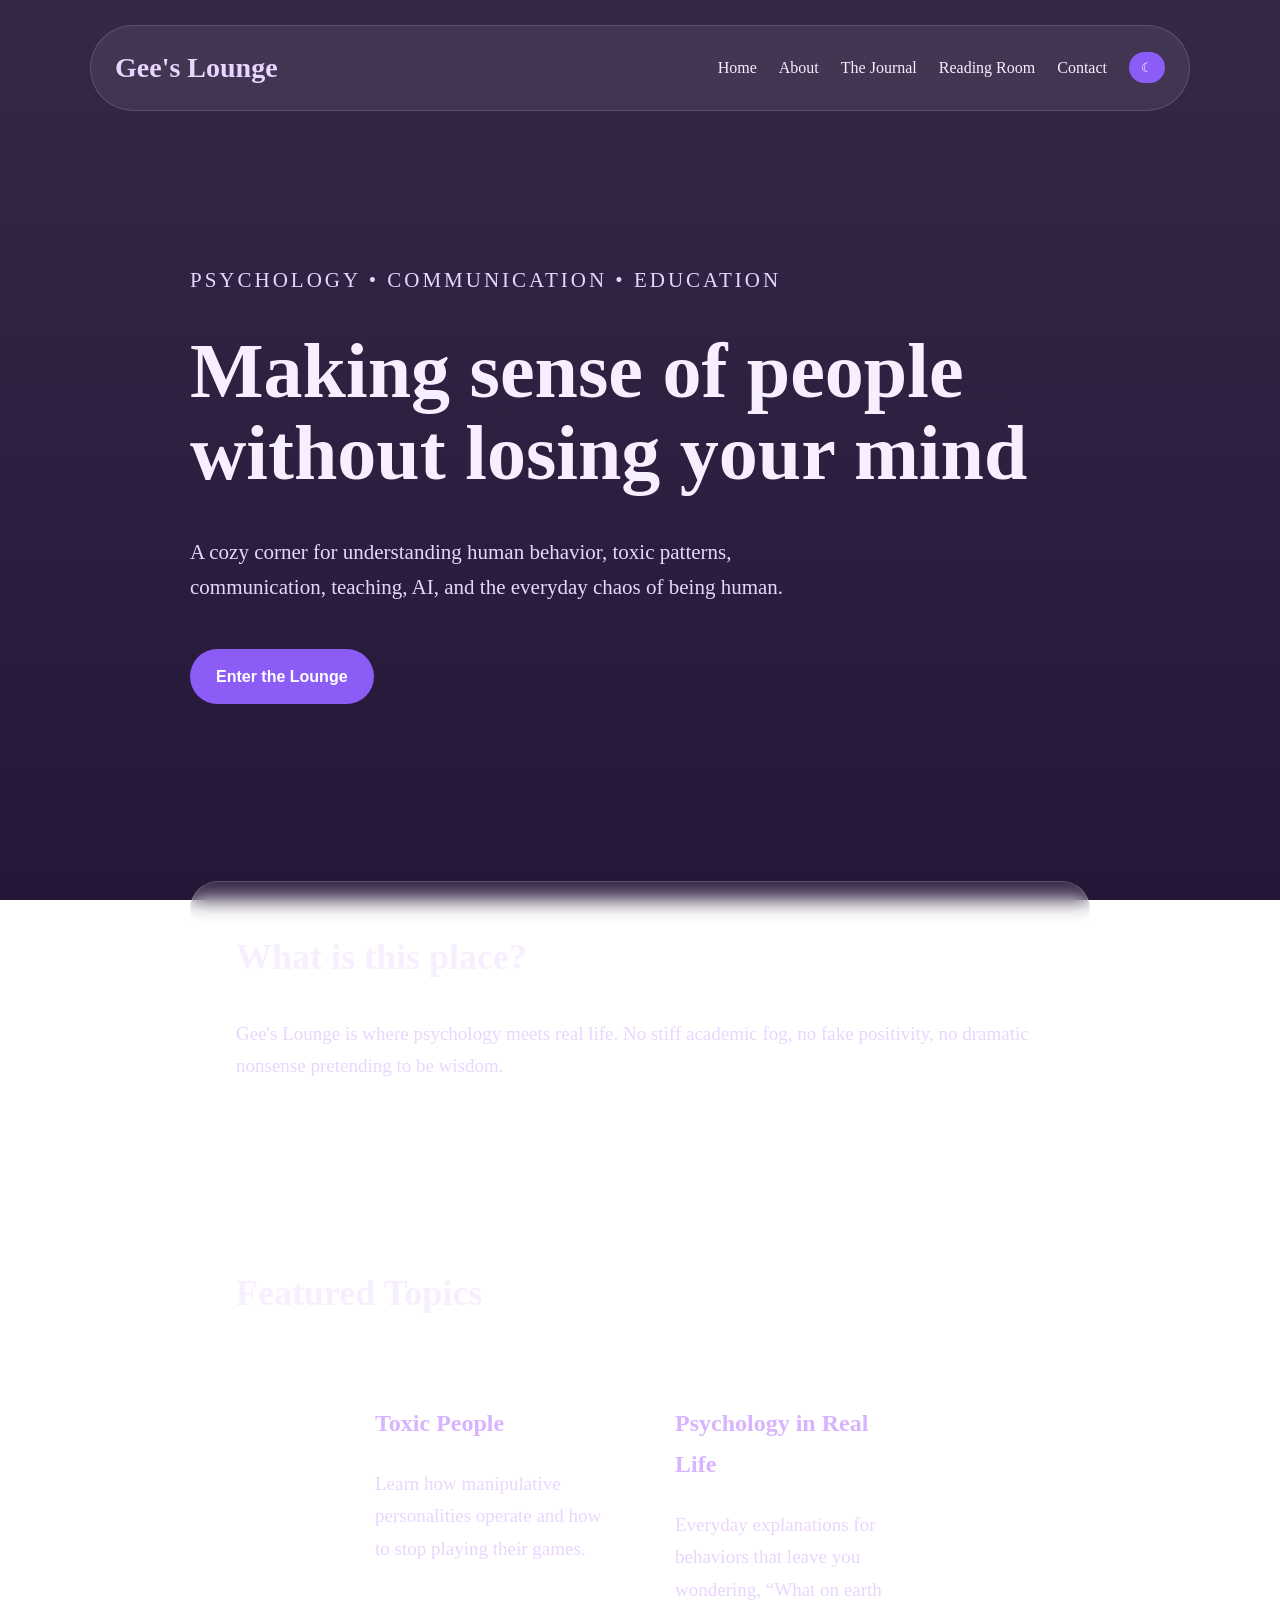
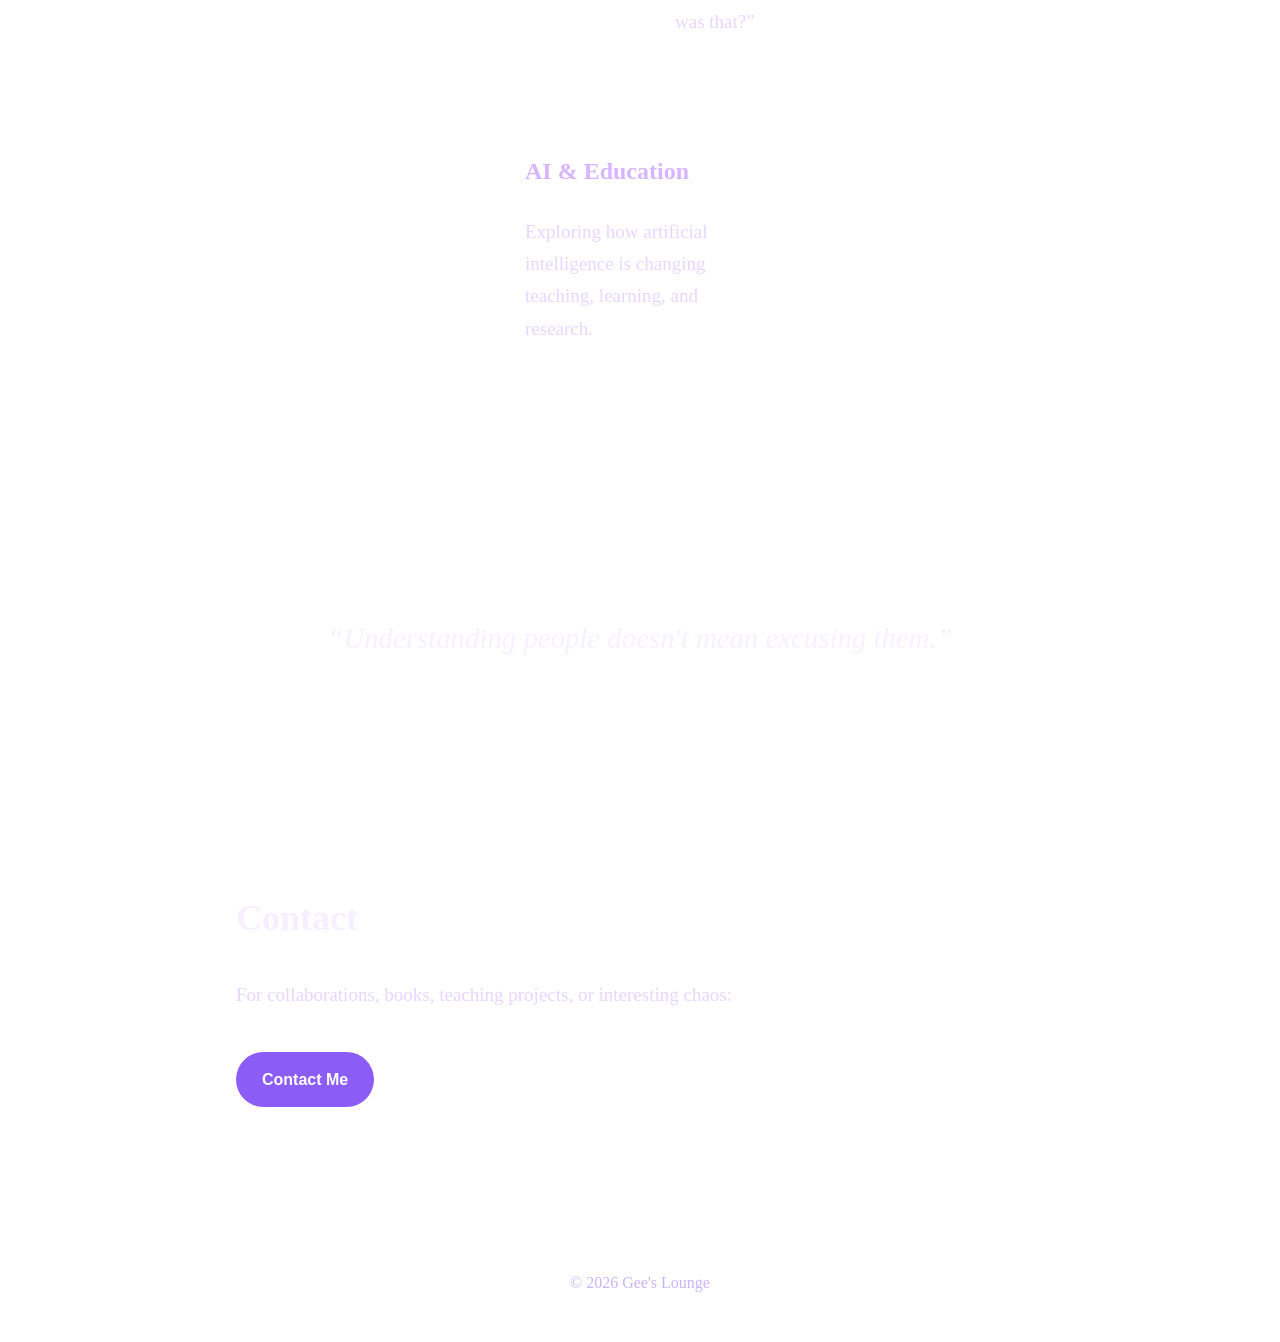
<file: index.html>
<!DOCTYPE html>
<html lang="en">
<head>
  <!-- Social Media Sharing Preview -->
<meta property="og:type" content="website">
<meta property="og:title" content="Gee's Lounge">
<meta property="og:description" content="Making sense of people without losing your mind">
<meta property="og:url" content="https://geehamdi.github.io/Gees-Lounge/">
<meta property="og:image" content="https://geehamdi.github.io/Gees-Lounge/images/social-preview.png">
<meta property="og:image:width" content="1648">
<meta property="og:image:height" content="928">

<!-- Additional Social Sharing Support -->
<meta name="twitter:card" content="summary_large_image">
<meta name="twitter:title" content="Gee's Lounge">
<meta name="twitter:description" content="Making sense of people without losing your mind">
<meta name="twitter:image" content="https://geehamdi.github.io/Gees-Lounge/images/social-preview.png">

  <link rel="icon" type="image/png" href="images/favicon.png">
  <title>Gee's Lounge | Making Sense of People</title>

<meta name="description" content="Welcome to Gee's Lounge, a space for reflections on psychology, literature, communication, education, and the curious complexities of being human.">

<meta name="viewport" content="width=device-width, initial-scale=1.0">

  <meta charset="UTF-8" />
  <meta name="viewport" content="width=device-width, initial-scale=1.0" />
  <title>Gee's Lounge</title>
  <link rel="stylesheet" href="style.css" />
</head>
<script src="script.js"></script>
<body>
  <header class="site-header">
  <h1 class="logo">Gee's Lounge</h1>

  <button class="menu-btn" onclick="toggleMenu()">☰</button>

<nav class="nav-links" id="navLinks">
  <a href="index.html">Home</a>
  <a href="about.html">About</a>
  <a href="blog.html">The Journal</a>
  <a href="books.html">Reading Room</a>
  <a href="contact.html">Contact</a>

  <button
    class="toggle-btn"
    type="button"
    aria-label="Switch colour theme"
    onclick="toggleTheme()"
  >
    ☾
  </button>
</nav>
</header>

<main>

  <section class="hero">
    <p class="small-title">
      Psychology • Communication • Education
    </p>

    <h2>
      Making sense of people without losing your mind
    </h2>

    <p>
      A cozy corner for understanding human behavior, toxic patterns,
      communication, teaching, AI, and the everyday chaos of being human.
    </p>

    <a href="#about" class="button">
      Enter the Lounge
    </a>
  </section>


  <section id="about" class="section">
    <h2>What is this place?</h2>

    <p>
      Gee's Lounge is where psychology meets real life. No stiff academic fog,
      no fake positivity, no dramatic nonsense pretending to be wisdom.
    </p>
  </section>


  <section id="topics" class="section featured">
    <h2>Featured Topics</h2>

    <div class="cards">

      <div class="card">
        <h3>Toxic People</h3>

        <p>
          Learn how manipulative personalities operate and how to stop
          playing their games.
        </p>
      </div>


      <div class="card">
        <h3>Psychology in Real Life</h3>

        <p>
          Everyday explanations for behaviors that leave you wondering,
          “What on earth was that?”
        </p>
      </div>


      <div class="card">
        <h3>AI &amp; Education</h3>

        <p>
          Exploring how artificial intelligence is changing teaching,
          learning, and research.
        </p>
      </div>

    </div>
  </section>


  <section class="quote-section">
    <blockquote>
      “Understanding people doesn't mean excusing them.”
    </blockquote>
  </section>


  <section id="contact" class="section">
    <h2>Contact</h2>

    <p>
      For collaborations, books, teaching projects, or interesting chaos:
    </p>

    <a href="contact.html" class="button">
      Contact Me
    </a>
  </section>

</main>



    <footer>
    <p>© 2026 Gee's Lounge</p>
  </footer>

  <script src="script.js"></script>
</body>
</html>
</file>
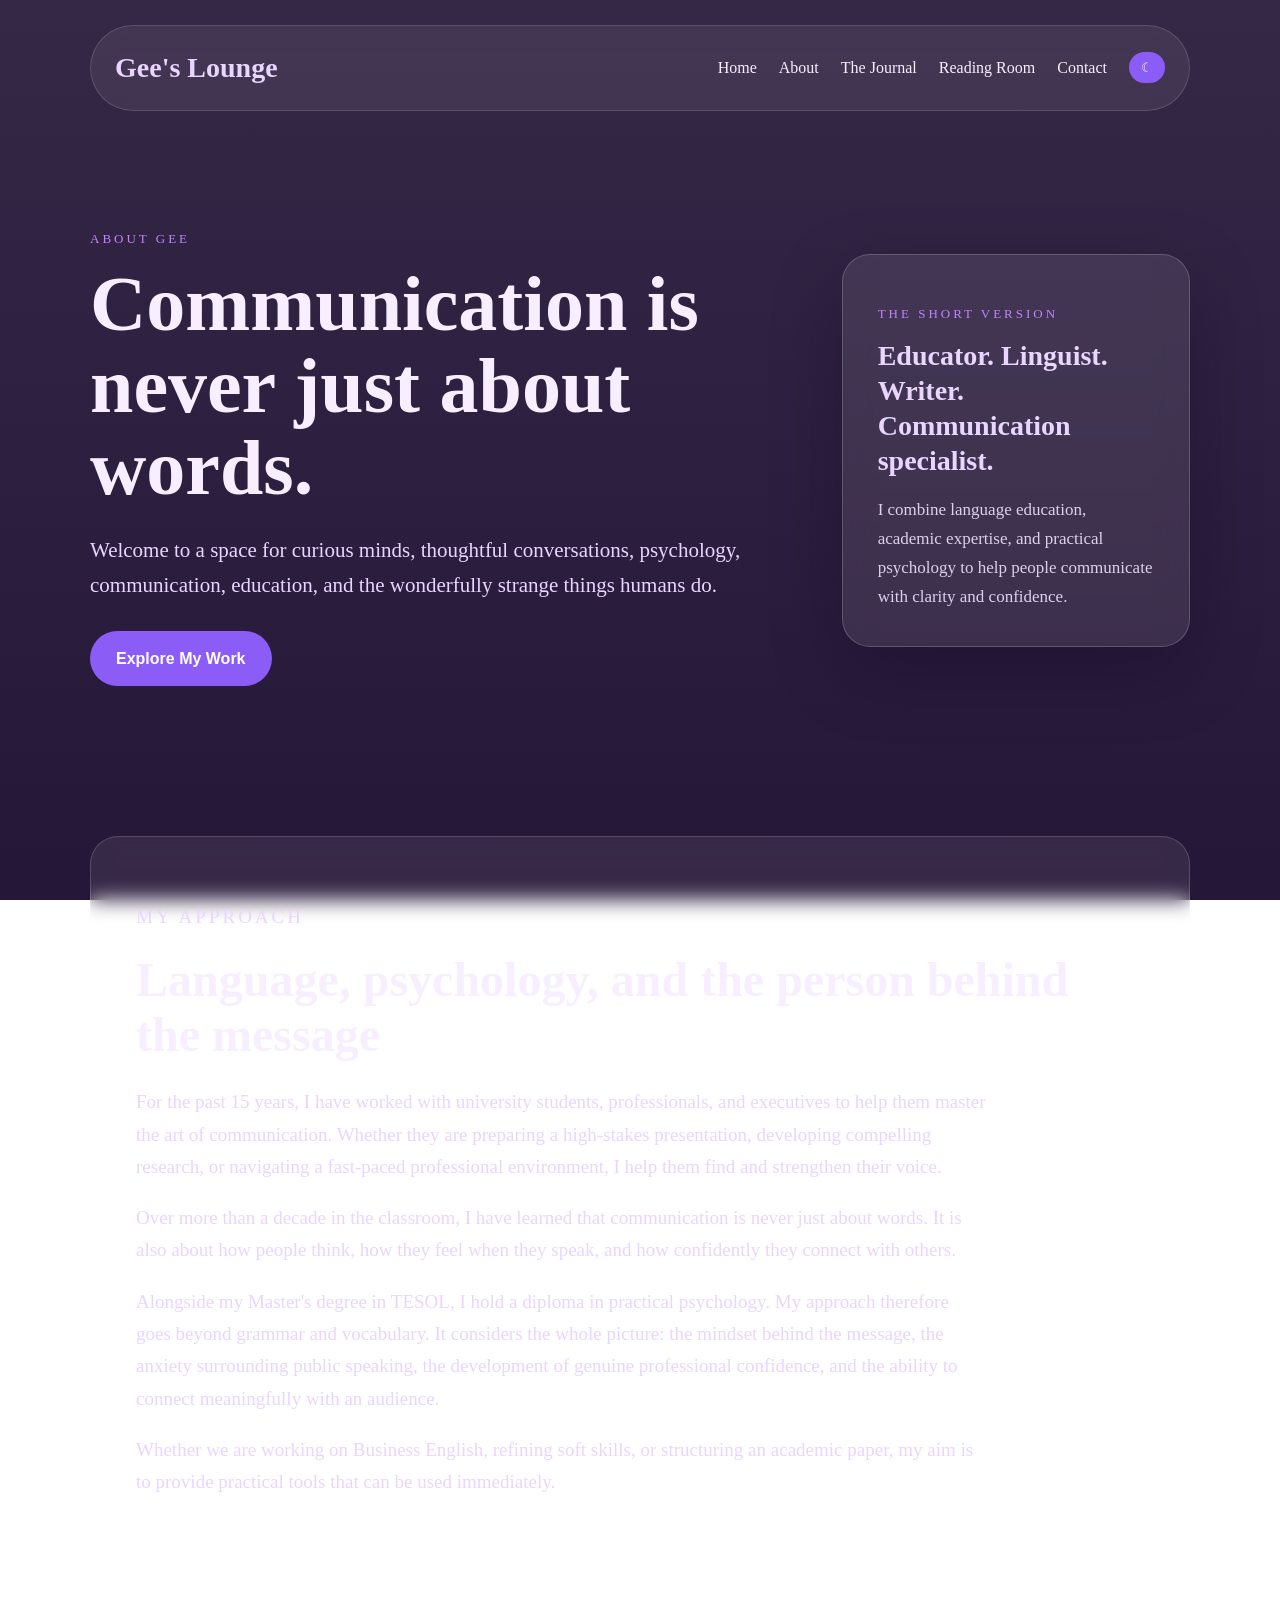
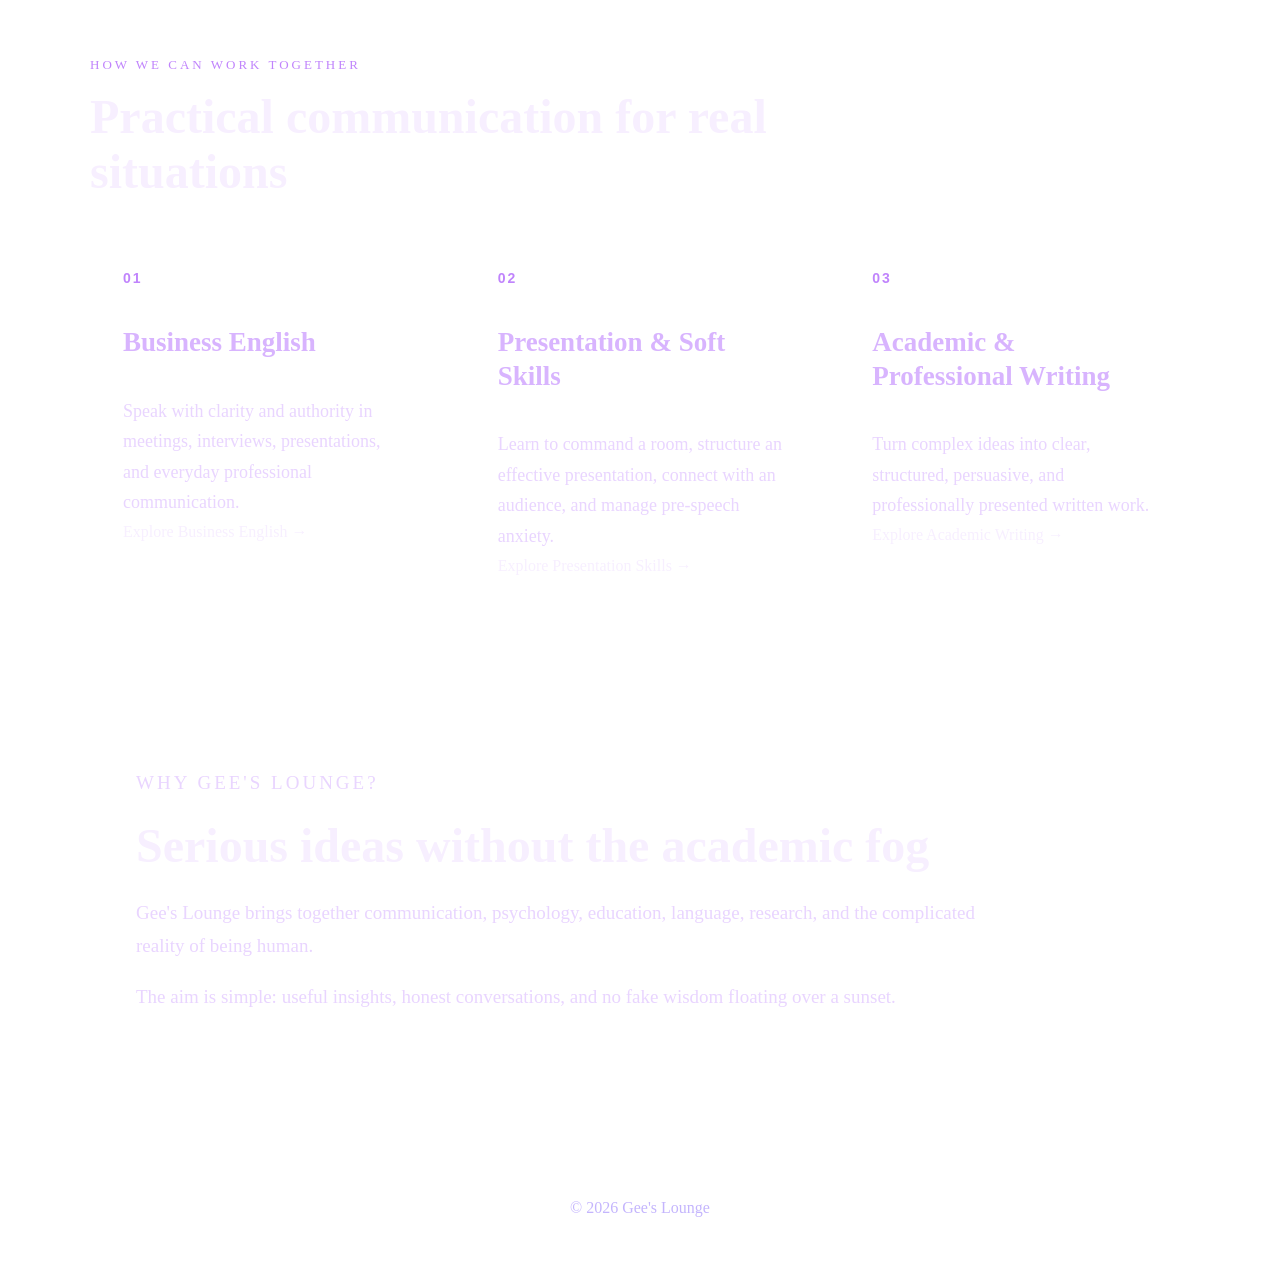
<file: about.html>
<!DOCTYPE html>
<html lang="en">
<head>
  <link rel="icon" type="image/png" href="images/favicon.png">
  <meta charset="UTF-8" />
  <meta name="viewport" content="width=device-width, initial-scale=1.0" />

  <title>About | Gee's Lounge</title>

  <link rel="stylesheet" href="style.css" />
</head>

<body>

  <header class="site-header">
    <h1 class="logo">Gee's Lounge</h1>

    <button
      class="menu-btn"
      type="button"
      aria-label="Open navigation menu"
      onclick="toggleMenu()"
    >
      ☰
    </button>

<nav class="nav-links" id="navLinks">
  <a href="index.html">Home</a>
  <a href="about.html">About</a>
  <a href="blog.html">The Journal</a>
  <a href="books.html">Reading Room</a>
  <a href="contact.html">Contact</a>

  <button
    class="toggle-btn"
    type="button"
    aria-label="Switch colour theme"
    onclick="toggleTheme()"
  >
    ☾
  </button>
</nav>
  </header>

  <main class="about-page">

    <section class="about-hero">
      <div class="about-introduction">
        <p class="small-title">About Gee</p>

        <h2>Communication is never just about words.</h2>

        <p class="about-lead">
          Welcome to a space for curious minds, thoughtful conversations,
          psychology, communication, education, and the wonderfully strange
          things humans do.
        </p>

        <a href="#work-with-me" class="button">Explore My Work</a>
      </div>

      <aside class="about-summary">
        <p class="small-title">The Short Version</p>

        <h3>Educator. Linguist. Writer. Communication specialist.</h3>

        <p>
          I combine language education, academic expertise, and practical
          psychology to help people communicate with clarity and confidence.
        </p>
      </aside>
    </section>

    <section class="section about-story">
      <p class="small-title">My Approach</p>

      <h2>Language, psychology, and the person behind the message</h2>

      <p>
        For the past 15 years, I have worked with university students,
        professionals, and executives to help them master the art of
        communication. Whether they are preparing a high-stakes presentation,
        developing compelling research, or navigating a fast-paced professional
        environment, I help them find and strengthen their voice.
      </p>

      <p>
        Over more than a decade in the classroom, I have learned that
        communication is never just about words. It is also about how people
        think, how they feel when they speak, and how confidently they connect
        with others.
      </p>

      <p>
        Alongside my Master's degree in TESOL, I hold a diploma in practical
        psychology. My approach therefore goes beyond grammar and vocabulary.
        It considers the whole picture: the mindset behind the message, the
        anxiety surrounding public speaking, the development of genuine
        professional confidence, and the ability to connect meaningfully with
        an audience.
      </p>

      <p>
        Whether we are working on Business English, refining soft skills, or
        structuring an academic paper, my aim is to provide practical tools
        that can be used immediately.
      </p>
    </section>

    <section class="services-section" id="work-with-me">
      <div class="services-heading">
        <p class="small-title">How We Can Work Together</p>
        <h2>Practical communication for real situations</h2>
      </div>

 <div class="about-services">

  <a href="business-english.html" class="service-card">
    <span class="service-number">01</span>

    <h3>Business English</h3>

    <p>
      Speak with clarity and authority in meetings, interviews,
      presentations, and everyday professional communication.
    </p>

    <span class="card-link">Explore Business English →</span>
  </a>

  <a href="presentation-skills.html" class="service-card">
    <span class="service-number">02</span>

    <h3>Presentation &amp; Soft Skills</h3>

    <p>
      Learn to command a room, structure an effective presentation,
      connect with an audience, and manage pre-speech anxiety.
    </p>

    <span class="card-link">Explore Presentation Skills →</span>
  </a>

  <a href="academic-writing.html" class="service-card">
    <span class="service-number">03</span>

    <h3>Academic &amp; Professional Writing</h3>

    <p>
      Turn complex ideas into clear, structured, persuasive, and
      professionally presented written work.
    </p>

    <span class="card-link">Explore Academic Writing →</span>
  </a>

</div>

      </div>
    </section>

    <section class="section about-purpose">
      <p class="small-title">Why Gee's Lounge?</p>

      <h2>Serious ideas without the academic fog</h2>

      <p>
        Gee's Lounge brings together communication, psychology, education,
        language, research, and the complicated reality of being human.
      </p>

      <p>
        The aim is simple: useful insights, honest conversations, and no fake
        wisdom floating over a sunset.
      </p>
    </section>

  </main>

  <footer>
    <p>© 2026 Gee's Lounge</p>
  </footer>

  <script src="script.js"></script>

</body>
</html>
</file>
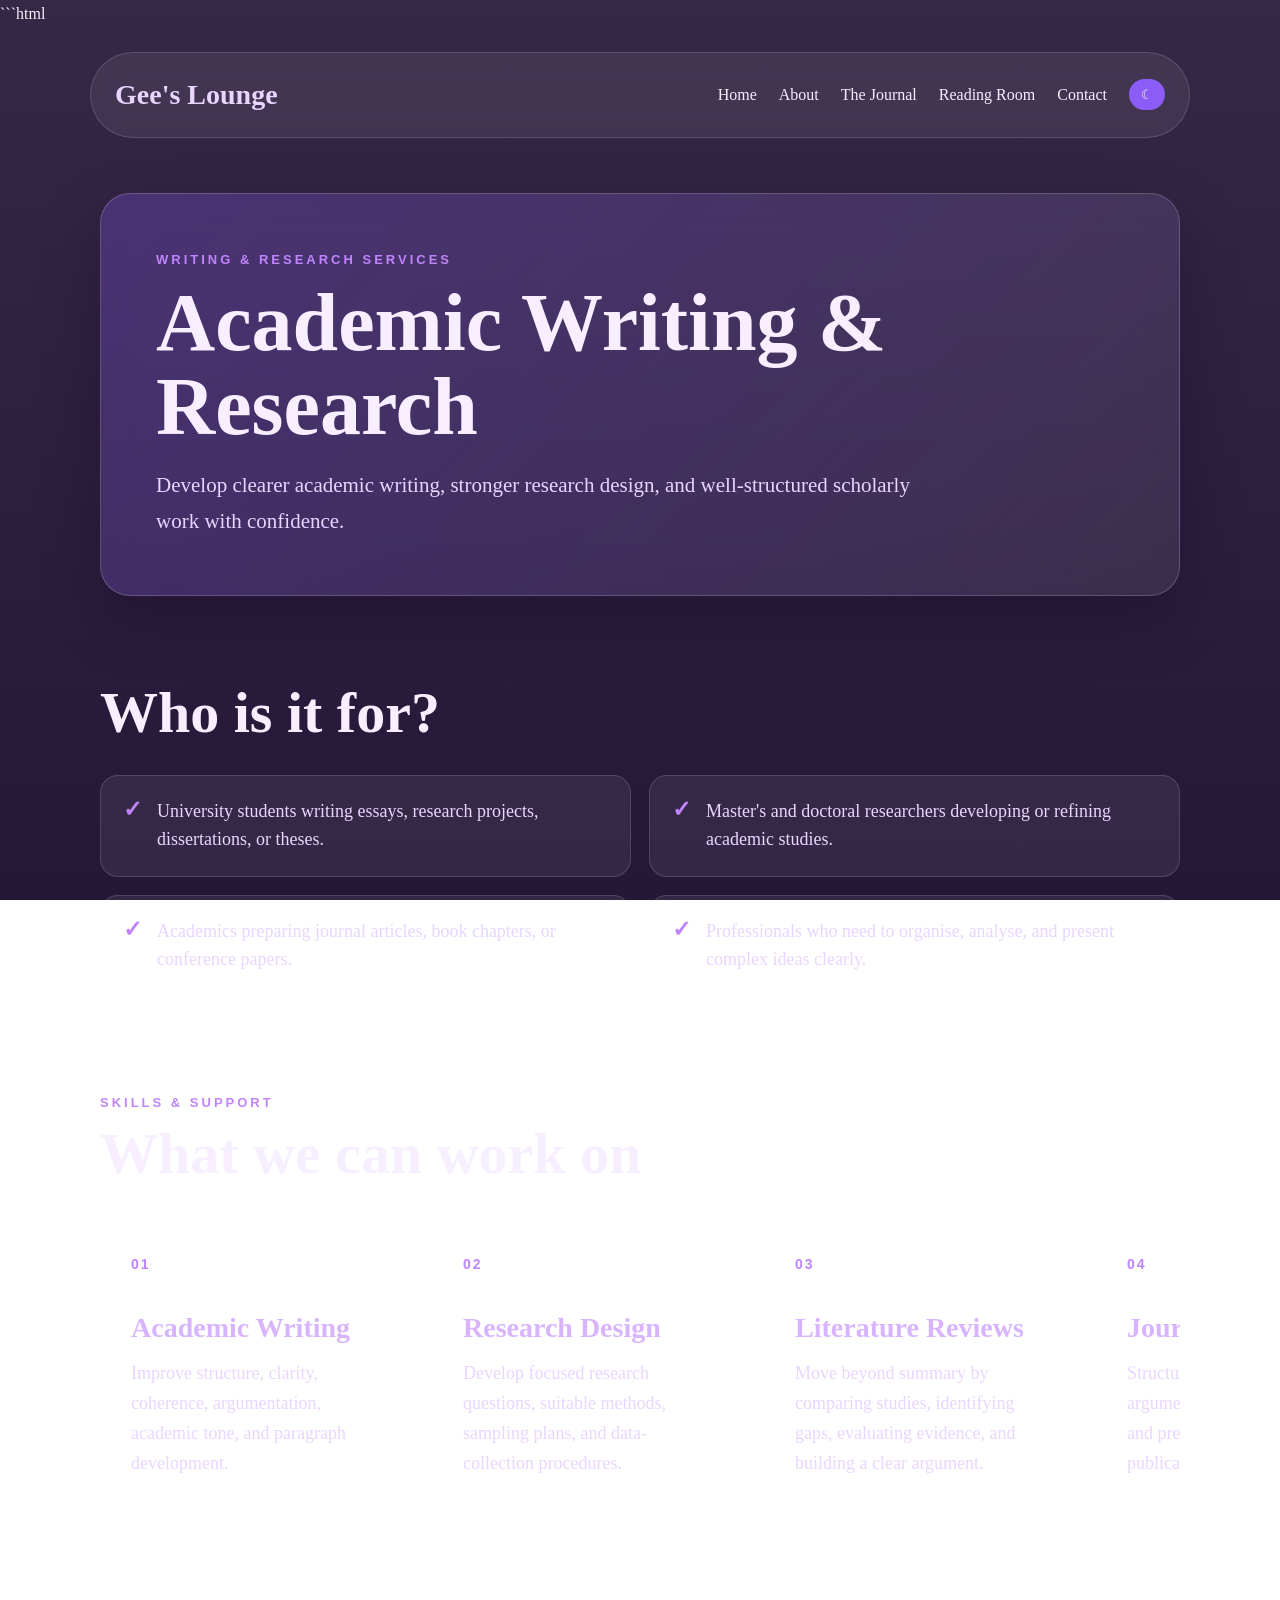
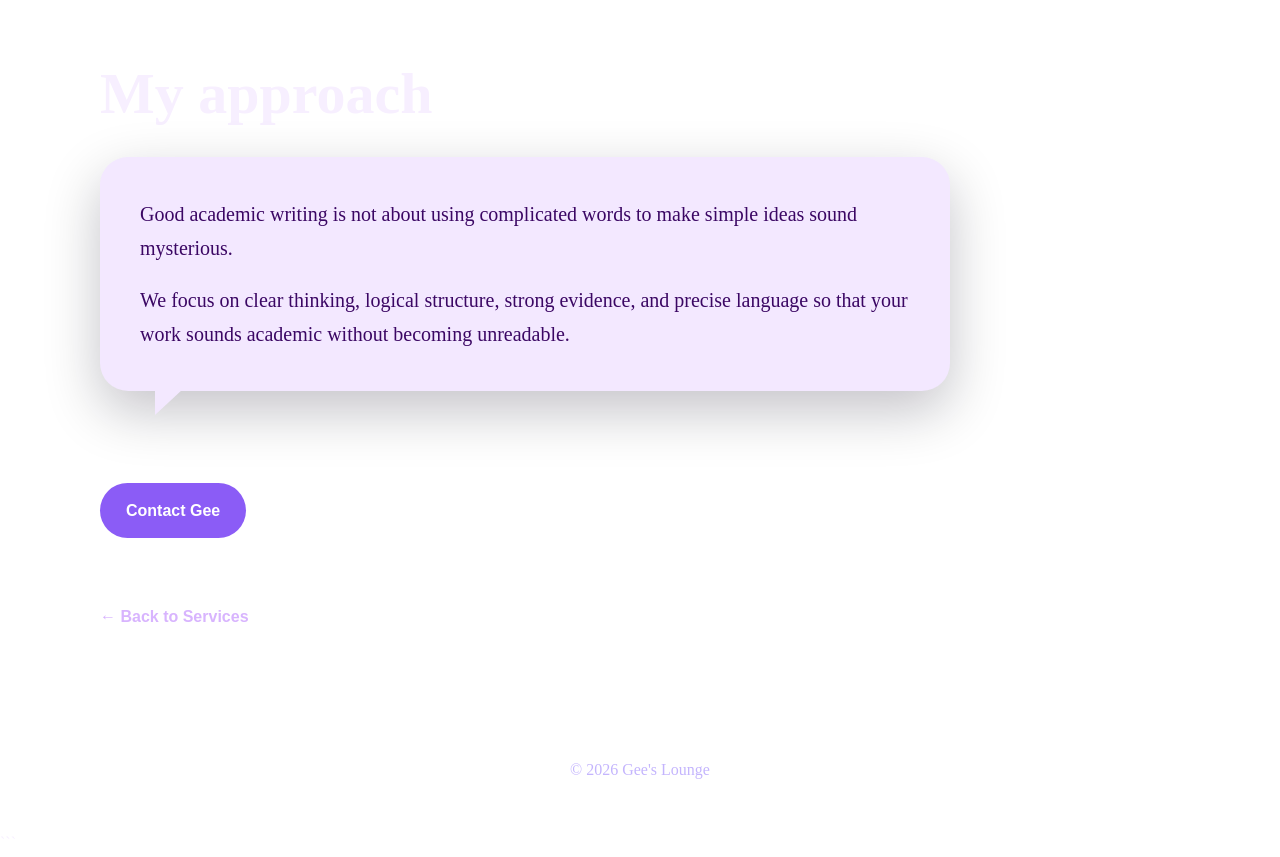
<file: academic-writing.html>
```html
<!DOCTYPE html>
<html lang="en">
<head>
  <link rel="icon" type="image/png" href="images/favicon.png">
  <meta charset="UTF-8" />
  <meta name="viewport" content="width=device-width, initial-scale=1.0" />

  <title>Academic Writing &amp; Research | Gee's Lounge</title>

  <link rel="stylesheet" href="style.css" />

  <style>
    /* ACADEMIC WRITING PAGE — SELF-CONTAINED STYLES */

    .academic-page {
      width: min(1080px, calc(100% - 40px));
      margin: 55px auto 80px;
      padding: 0;
    }

    .academic-title-card {
      width: 100%;
      padding: 55px;
      background:
        linear-gradient(
          135deg,
          rgba(139, 92, 246, 0.28),
          rgba(255, 255, 255, 0.08)
        );
      border: 1px solid rgba(255, 255, 255, 0.18);
      border-radius: 30px;
      backdrop-filter: blur(14px);
      box-shadow: 0 22px 60px rgba(10, 2, 25, 0.25);
    }

    .academic-label {
      margin: 0 0 10px;
      color: #c084fc;
      font-family: Arial, sans-serif;
      font-size: 13px;
      font-weight: bold;
      letter-spacing: 3px;
      text-transform: uppercase;
    }

    .academic-title-card h2 {
      margin: 0 0 20px;
      font-size: clamp(48px, 7vw, 82px);
      line-height: 1.02;
    }

    .academic-subline {
      max-width: 760px;
      margin: 0;
      color: #e9d5ff;
      font-size: 21px;
      line-height: 1.7;
    }

    .academic-audience {
      margin: 85px 0;
    }

    .academic-audience h2,
    .academic-slider-heading h2,
    .academic-approach h2 {
      margin: 0 0 30px;
      font-size: clamp(38px, 5vw, 58px);
      line-height: 1.12;
    }

    .academic-ticks {
      display: grid;
      grid-template-columns: repeat(2, minmax(0, 1fr));
      gap: 18px;
    }

    .academic-tick {
      display: flex;
      gap: 15px;
      align-items: flex-start;
      margin: 0;
      padding: 22px;
      background: rgba(255, 255, 255, 0.07);
      border: 1px solid rgba(255, 255, 255, 0.14);
      border-radius: 18px;
      color: #e9d5ff;
      font-size: 18px;
      line-height: 1.55;
    }

    .academic-tick-mark {
      flex: 0 0 auto;
      color: #c084fc;
      font-family: Arial, sans-serif;
      font-size: 23px;
      font-weight: bold;
      line-height: 1;
    }

    .academic-slider-section {
      width: 100%;
      margin: 95px 0;
      overflow: hidden;
    }

    .academic-slider-top {
      display: flex;
      justify-content: space-between;
      align-items: flex-end;
      gap: 30px;
      margin-bottom: 30px;
    }

    .academic-slider-heading p {
      margin: 0 0 8px;
    }

    .academic-slider-heading h2 {
      margin-bottom: 0;
    }

    .academic-slider-buttons {
      display: flex;
      gap: 12px;
      flex-shrink: 0;
    }

    .academic-slider-buttons button {
      width: 50px;
      height: 50px;
      border: 1px solid rgba(255, 255, 255, 0.22);
      border-radius: 50%;
      background: rgba(255, 255, 255, 0.1);
      color: #ffffff;
      font-size: 23px;
      cursor: pointer;
      transition:
        transform 0.2s ease,
        background 0.2s ease;
    }

    .academic-slider-buttons button:hover {
      background: #8b5cf6;
      transform: translateY(-2px);
    }

    .academic-slider-buttons button:focus-visible {
      outline: 3px solid #c084fc;
      outline-offset: 3px;
    }

    .academic-slider {
      display: flex;
      gap: 22px;
      width: 100%;
      overflow-x: auto;
      overflow-y: hidden;
      padding: 5px 5px 24px;
      scroll-behavior: smooth;
      scroll-snap-type: x mandatory;
      overscroll-behavior-inline: contain;
      -webkit-overflow-scrolling: touch;
    }

    .academic-slider::-webkit-scrollbar {
      height: 8px;
    }

    .academic-slider::-webkit-scrollbar-track {
      background: rgba(255, 255, 255, 0.08);
      border-radius: 20px;
    }

    .academic-slider::-webkit-scrollbar-thumb {
      background: #8b5cf6;
      border-radius: 20px;
    }

    .academic-slide-card {
      flex: 0 0 310px;
      width: 310px;
      min-width: 310px;
      min-height: 295px;
      padding: 30px;
      scroll-snap-align: start;
      background: rgba(255, 255, 255, 0.08);
      border: 1px solid rgba(255, 255, 255, 0.16);
      border-radius: 24px;
      backdrop-filter: blur(10px);
    }

    .academic-slide-number {
      display: block;
      margin-bottom: 34px;
      color: #c084fc;
      font-family: Arial, sans-serif;
      font-size: 14px;
      font-weight: bold;
      letter-spacing: 2px;
    }

    .academic-slide-card h3 {
      margin: 0 0 15px;
      color: #d8b4fe;
      font-size: 28px;
      line-height: 1.2;
    }

    .academic-slide-card p {
      margin: 0;
      color: #e9d5ff;
      font-size: 18px;
      line-height: 1.65;
    }

    .academic-approach {
      margin: 95px 0 70px;
    }

    .academic-speech-bubble {
      position: relative;
      max-width: 850px;
      padding: 40px;
      background: #f3e8ff;
      border-radius: 28px;
      color: #3b0764;
      box-shadow: 0 20px 55px rgba(10, 2, 25, 0.24);
    }

    .academic-speech-bubble::after {
      content: "";
      position: absolute;
      left: 55px;
      bottom: -24px;
      width: 0;
      height: 0;
      border-top: 26px solid #f3e8ff;
      border-right: 28px solid transparent;
    }

    .academic-speech-bubble p {
      margin: 0 0 18px;
      color: #3b0764;
      font-size: 20px;
      line-height: 1.7;
    }

    .academic-speech-bubble p:last-child {
      margin-bottom: 0;
    }

    .academic-contact {
      margin-top: 65px;
    }

    .academic-back-link {
      display: inline-block;
      margin-top: 65px;
      color: #d8b4fe;
      text-decoration: none;
      font-family: Arial, sans-serif;
      font-weight: bold;
    }

    .academic-back-link:hover {
      color: #c084fc;
    }

    body.light-mode .academic-title-card,
    body.light-mode .academic-tick,
    body.light-mode .academic-slide-card {
      background: rgba(255, 255, 255, 0.78);
    }

    body.light-mode .academic-subline,
    body.light-mode .academic-tick,
    body.light-mode .academic-slide-card p {
      color: #3b0764;
    }

    body.light-mode .academic-slider-buttons button {
      color: #3b0764;
      border-color: rgba(59, 7, 100, 0.25);
    }

    @media (max-width: 760px) {
      .academic-page {
        width: calc(100% - 28px);
        margin-top: 35px;
      }

      .academic-title-card {
        padding: 38px 27px;
      }

      .academic-title-card h2 {
        font-size: 48px;
      }

      .academic-ticks {
        grid-template-columns: 1fr;
      }

      .academic-slider-top {
        flex-direction: column;
        align-items: flex-start;
      }

      .academic-slide-card {
        flex-basis: 82vw;
        width: 82vw;
        min-width: 82vw;
      }

      .academic-speech-bubble {
        padding: 30px;
      }
    }
  </style>
</head>

<body>

  <header class="site-header">
    <h1 class="logo">Gee's Lounge</h1>

    <button
      class="menu-btn"
      type="button"
      aria-label="Open navigation menu"
      onclick="toggleMenu()"
    >
      ☰
    </button>

   <nav class="nav-links" id="navLinks">
  <a href="index.html">Home</a>
  <a href="about.html">About</a>
  <a href="blog.html">The Journal</a>
  <a href="books.html">Reading Room</a>
  <a href="contact.html">Contact</a>

  <button
    class="toggle-btn"
    type="button"
    aria-label="Switch colour theme"
    onclick="toggleTheme()"
  >
    ☾
  </button>
</nav>
    </nav>
  </header>

  <main class="academic-page">

    <section class="academic-title-card">
      <p class="academic-label">Writing &amp; Research Services</p>

      <h2>Academic Writing &amp; Research</h2>

      <p class="academic-subline">
        Develop clearer academic writing, stronger research design, and
        well-structured scholarly work with confidence.
      </p>
    </section>

    <section class="academic-audience">
      <h2>Who is it for?</h2>

      <div class="academic-ticks">

        <p class="academic-tick">
          <span class="academic-tick-mark">✓</span>
          <span>
            University students writing essays, research projects,
            dissertations, or theses.
          </span>
        </p>

        <p class="academic-tick">
          <span class="academic-tick-mark">✓</span>
          <span>
            Master's and doctoral researchers developing or refining
            academic studies.
          </span>
        </p>

        <p class="academic-tick">
          <span class="academic-tick-mark">✓</span>
          <span>
            Academics preparing journal articles, book chapters, or
            conference papers.
          </span>
        </p>

        <p class="academic-tick">
          <span class="academic-tick-mark">✓</span>
          <span>
            Professionals who need to organise, analyse, and present
            complex ideas clearly.
          </span>
        </p>

      </div>
    </section>

    <section class="academic-slider-section">

      <div class="academic-slider-top">

        <div class="academic-slider-heading">
          <p class="academic-label">Skills &amp; Support</p>
          <h2>What we can work on</h2>
        </div>

        <div class="academic-slider-buttons">
          <button
            type="button"
            id="previousAcademicSlide"
            aria-label="Show previous item"
          >
            ←
          </button>

          <button
            type="button"
            id="nextAcademicSlide"
            aria-label="Show next item"
          >
            →
          </button>
        </div>

      </div>

      <div class="academic-slider" id="academicSlider">

        <article class="academic-slide-card">
          <span class="academic-slide-number">01</span>

          <h3>Academic Writing</h3>

          <p>
            Improve structure, clarity, coherence, argumentation, academic
            tone, and paragraph development.
          </p>
        </article>

        <article class="academic-slide-card">
          <span class="academic-slide-number">02</span>

          <h3>Research Design</h3>

          <p>
            Develop focused research questions, suitable methods, sampling
            plans, and data-collection procedures.
          </p>
        </article>

        <article class="academic-slide-card">
          <span class="academic-slide-number">03</span>

          <h3>Literature Reviews</h3>

          <p>
            Move beyond summary by comparing studies, identifying gaps,
            evaluating evidence, and building a clear argument.
          </p>
        </article>

        <article class="academic-slide-card">
          <span class="academic-slide-number">04</span>

          <h3>Journal Articles</h3>

          <p>
            Structure manuscripts, refine arguments, respond to reviewers,
            and prepare work for academic publication.
          </p>
        </article>

        <article class="academic-slide-card">
          <span class="academic-slide-number">05</span>

          <h3>Editing &amp; Feedback</h3>

          <p>
            Receive focused feedback on organisation, logic, language,
            readability, tone, and academic conventions.
          </p>
        </article>

        <article class="academic-slide-card">
          <span class="academic-slide-number">06</span>

          <h3>Research Presentations</h3>

          <p>
            Turn complex research into clear conference presentations,
            thesis defences, posters, and oral explanations.
          </p>
        </article>

      </div>
    </section>

    <section class="academic-approach">
      <h2>My approach</h2>

      <div class="academic-speech-bubble">
        <p>
          Good academic writing is not about using complicated words to
          make simple ideas sound mysterious.
        </p>

        <p>
          We focus on clear thinking, logical structure, strong evidence,
          and precise language so that your work sounds academic without
          becoming unreadable.
        </p>
      </div>
    </section>

    <div class="academic-contact">
      <a href="contact.html" class="button">Contact Gee</a>
    </div>

    <a href="about.html#work-with-me" class="academic-back-link">
      ← Back to Services
    </a>

  </main>

  <footer>
    <p>© 2026 Gee's Lounge</p>
  </footer>

  <script>
    function toggleMenu() {
      const navigation = document.getElementById("navLinks");

      if (navigation) {
        navigation.classList.toggle("active");
      }
    }

    function toggleTheme() {
      document.body.classList.toggle("light-mode");

      const currentTheme =
        document.body.classList.contains("light-mode")
          ? "light"
          : "dark";

      localStorage.setItem("geeLoungeTheme", currentTheme);
    }

    document.addEventListener("DOMContentLoaded", function () {
      const savedTheme = localStorage.getItem("geeLoungeTheme");

      if (savedTheme === "light") {
        document.body.classList.add("light-mode");
      }

      const slider = document.getElementById("academicSlider");
      const previousButton = document.getElementById(
        "previousAcademicSlide"
      );
      const nextButton = document.getElementById(
        "nextAcademicSlide"
      );

      function moveAcademicSlider(direction) {
        if (!slider) {
          return;
        }

        const firstCard = slider.querySelector(
          ".academic-slide-card"
        );

        const cardWidth = firstCard
          ? firstCard.getBoundingClientRect().width
          : 310;

        slider.scrollBy({
          left: direction * (cardWidth + 22),
          behavior: "smooth"
        });
      }

      if (previousButton) {
        previousButton.addEventListener("click", function () {
          moveAcademicSlider(-1);
        });
      }

      if (nextButton) {
        nextButton.addEventListener("click", function () {
          moveAcademicSlider(1);
        });
      }
    });
  </script>

</body>
</html>
```
</file>
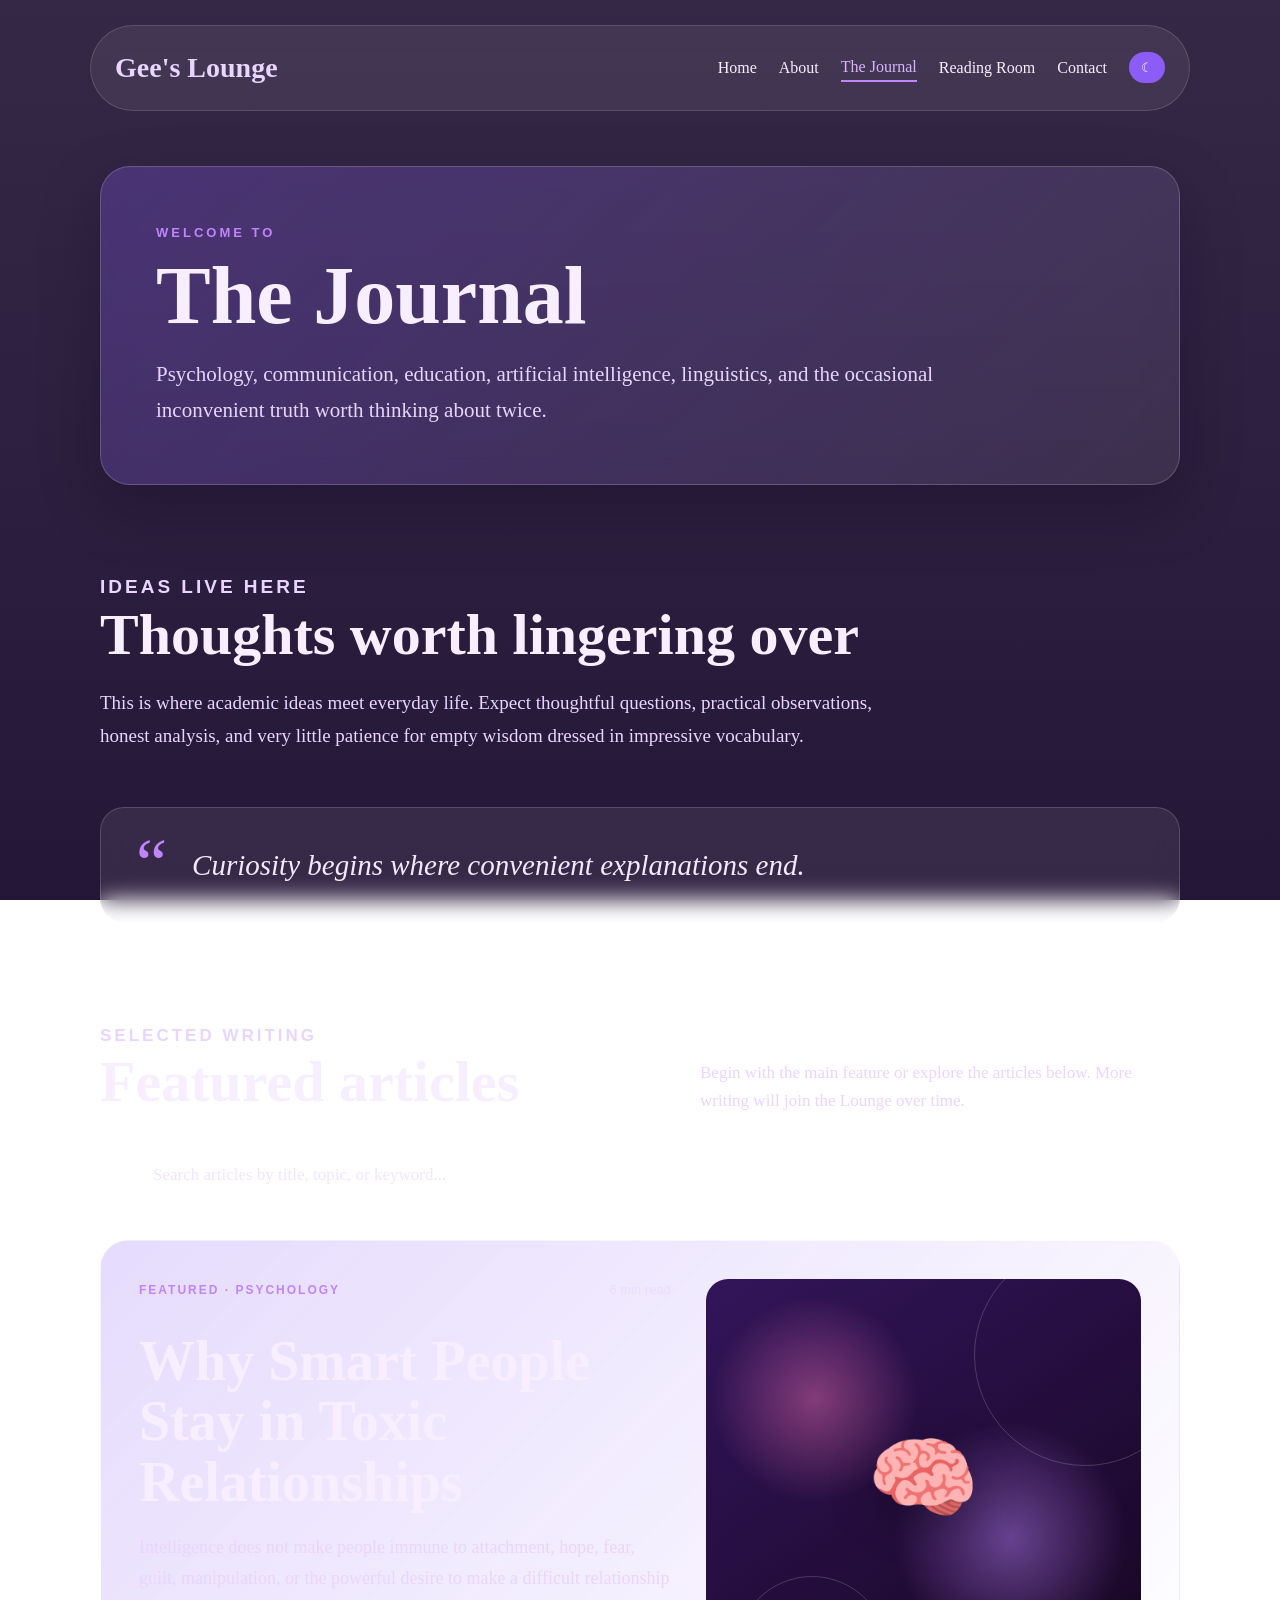
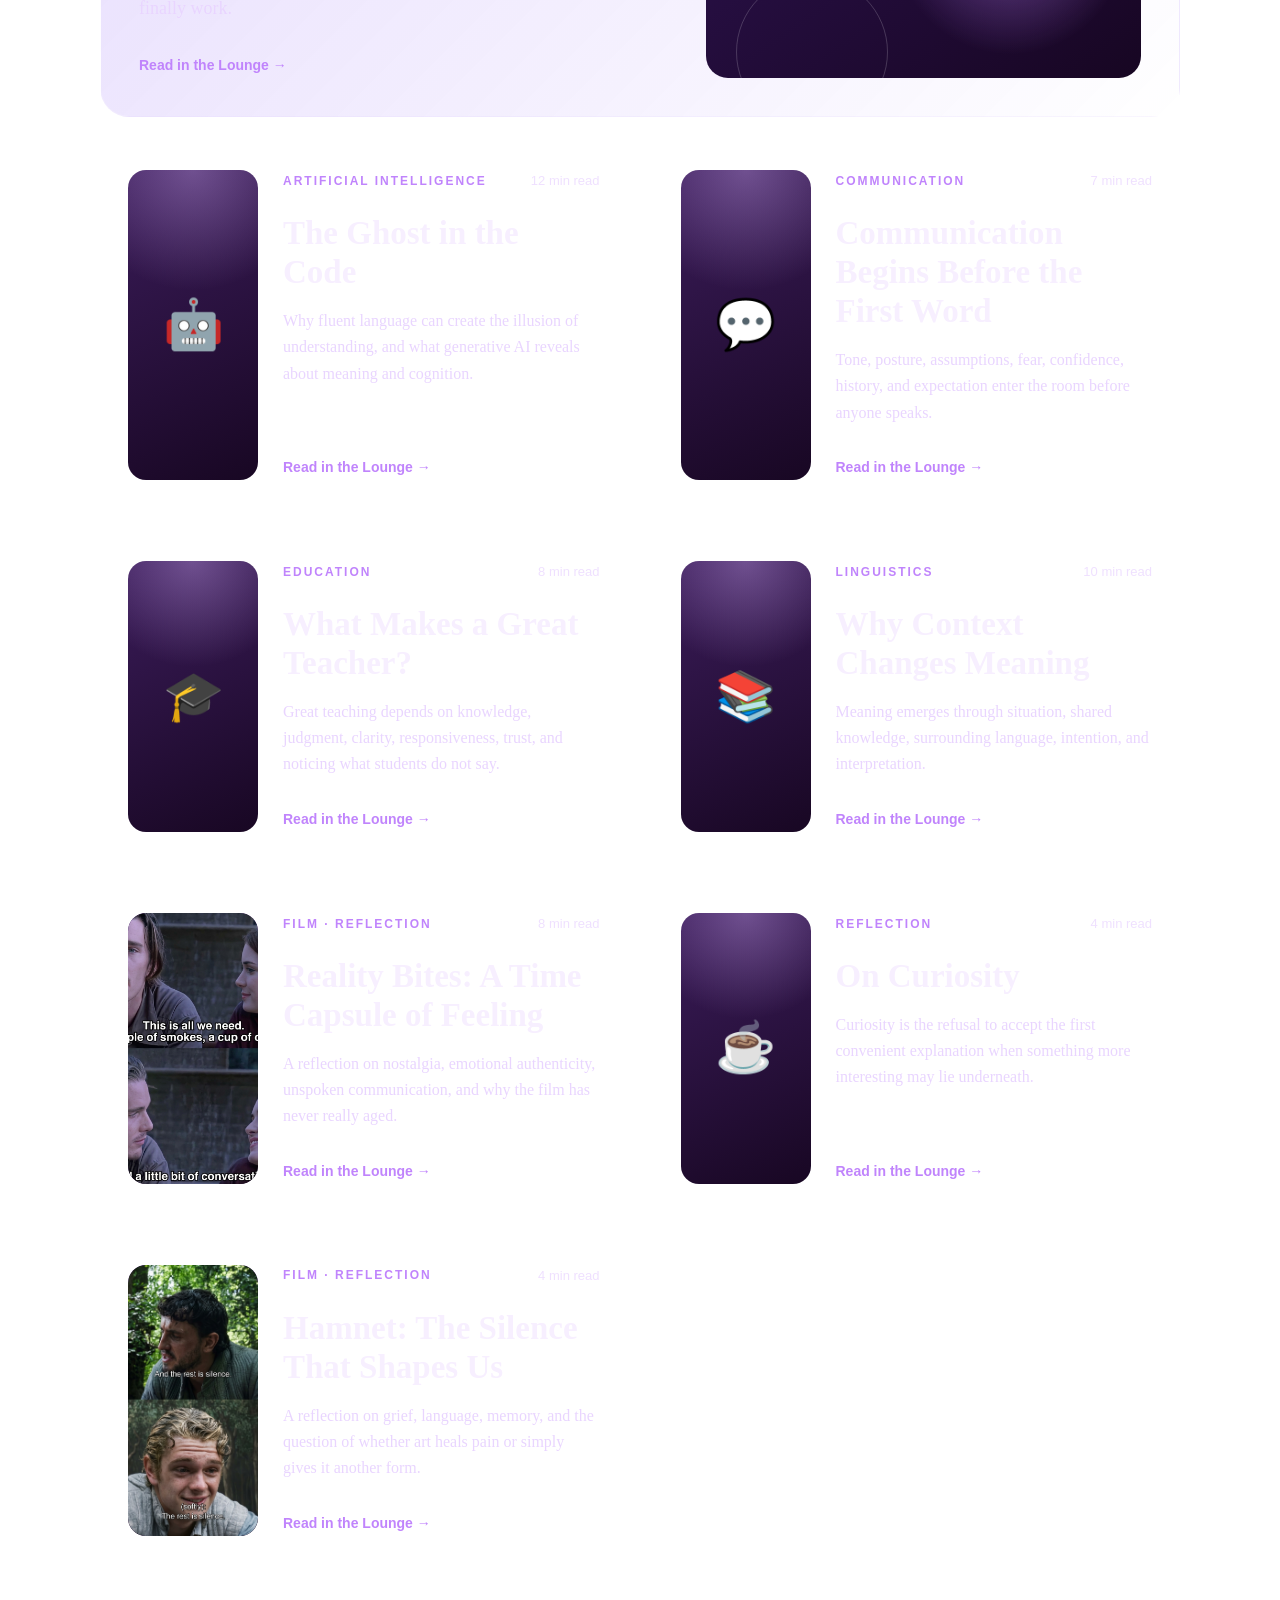
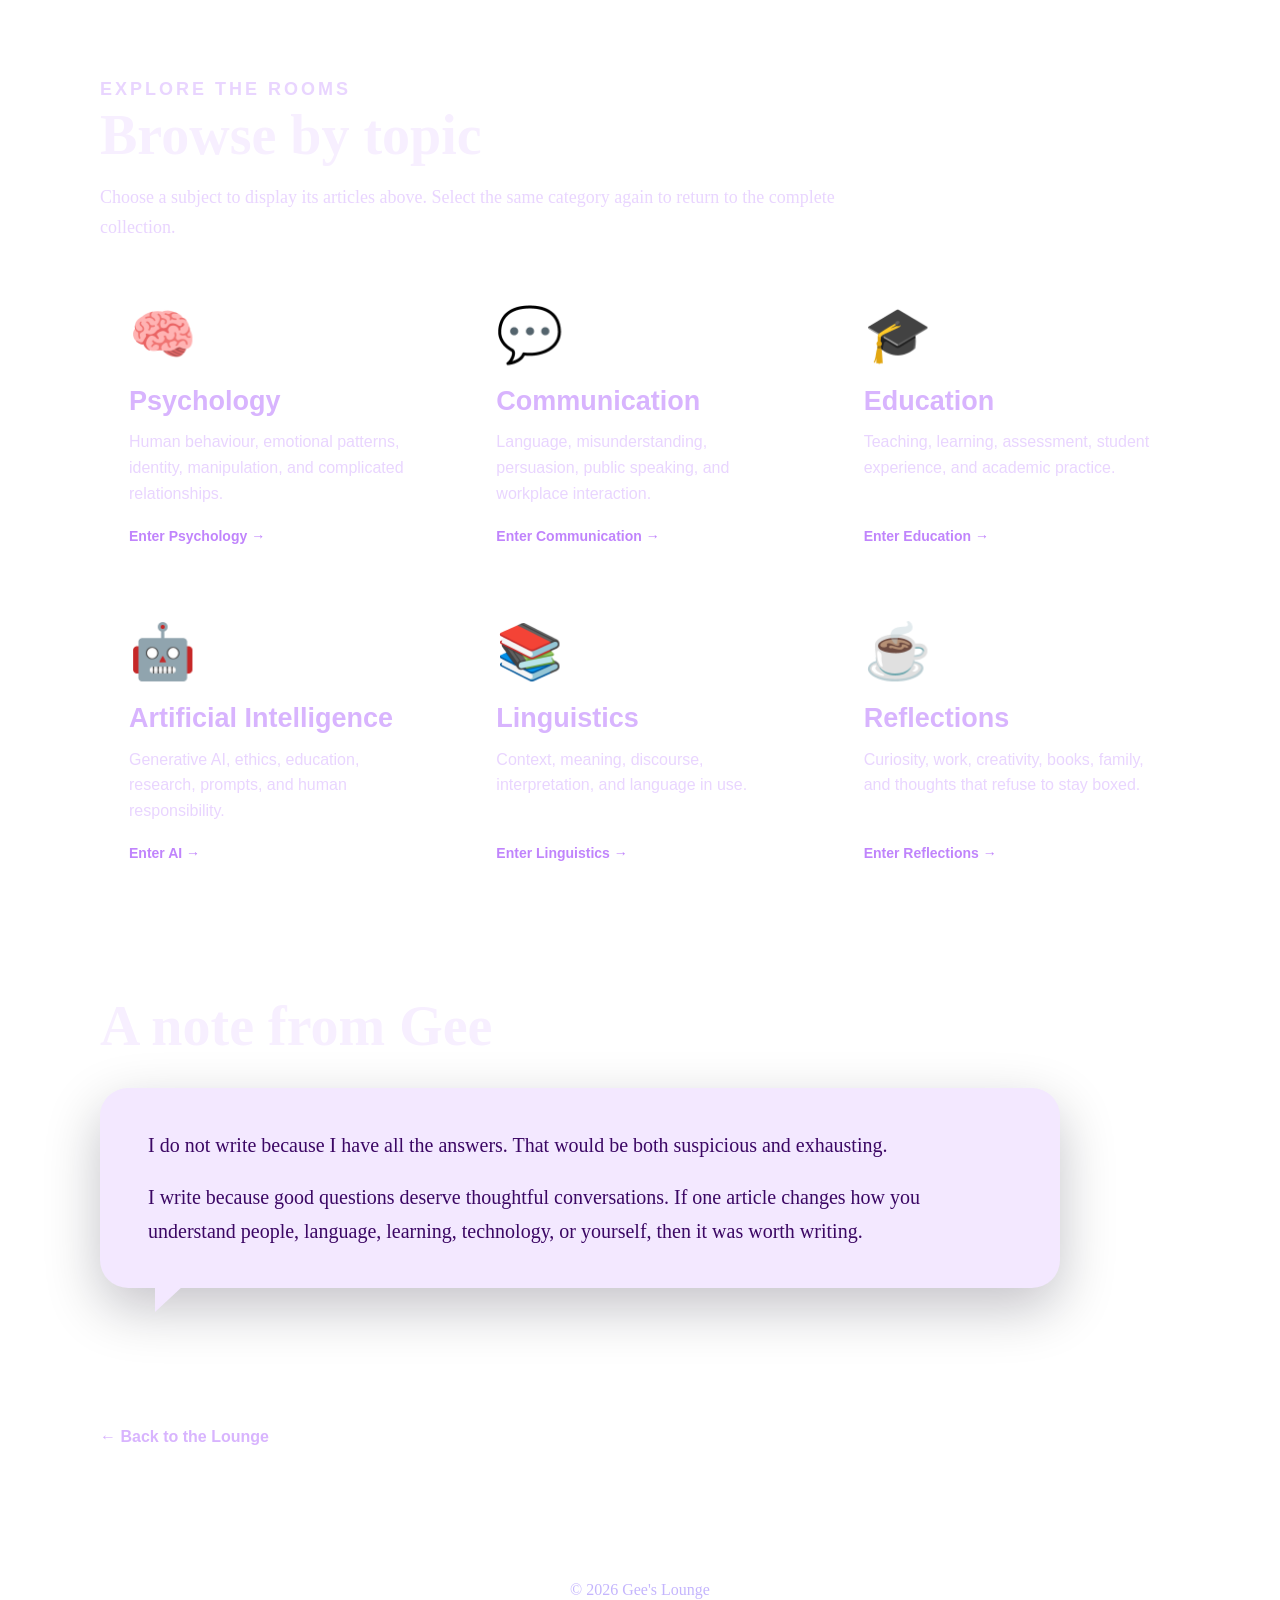
<file: blog.html>
<!DOCTYPE html>
<html lang="en">
<head>
  <link rel="icon" type="image/png" href="images/favicon.png">
  <meta charset="UTF-8" />
  <meta name="viewport" content="width=device-width, initial-scale=1.0" />

  <title>The Journal | Gee's Lounge</title>

  <link rel="stylesheet" href="style.css" />

  <style>
    /* THE JOURNAL — POLISHED VERSION */

    .journal-page {
      width: min(1080px, calc(100% - 40px));
      margin: 55px auto 80px;
      padding: 0;
    }

    /* HERO */

    .journal-title-card {
      width: 100%;
      padding: 55px;

      background:
        linear-gradient(
          135deg,
          rgba(139, 92, 246, 0.28),
          rgba(255, 255, 255, 0.08)
        );

      border: 1px solid rgba(255, 255, 255, 0.18);
      border-radius: 30px;

      backdrop-filter: blur(14px);

      box-shadow:
        0 22px 60px rgba(10, 2, 25, 0.25);
    }

    .journal-label {
      margin: 0 0 10px;

      color: #c084fc;

      font-family: Arial, sans-serif;
      font-size: 13px;
      font-weight: bold;

      letter-spacing: 3px;
      text-transform: uppercase;
    }

    .journal-title-card h1 {
      margin: 0 0 20px;

      font-size: clamp(48px, 7vw, 82px);
      line-height: 1.02;
    }

    .journal-subline {
      max-width: 820px;
      margin: 0;

      color: #e9d5ff;

      font-size: 21px;
      line-height: 1.7;
    }

    /* INTRODUCTION */

    .journal-introduction {
      margin: 85px 0 45px;
    }

    .journal-introduction h2 {
      max-width: 850px;
      margin: 0 0 18px;

      font-size: clamp(38px, 5vw, 58px);
      line-height: 1.12;
    }

    .journal-introduction p {
      max-width: 800px;
      margin: 0;

      color: #e9d5ff;

      font-size: 19px;
      line-height: 1.75;
    }

    /* TODAY'S THOUGHT */

    .thought-card {
      display: grid;
      grid-template-columns: auto 1fr;
      gap: 25px;
      align-items: center;

      margin: 55px 0 95px;
      padding: 30px 35px;

      background: rgba(255, 255, 255, 0.08);
      border: 1px solid rgba(255, 255, 255, 0.16);
      border-radius: 24px;

      backdrop-filter: blur(11px);
    }

    .thought-mark {
      color: #c084fc;

      font-size: 70px;
      line-height: 0.75;
    }

    .thought-card p {
      margin: 0;

      color: #f3e8ff;

      font-size: clamp(21px, 3vw, 29px);
      font-style: italic;
      line-height: 1.45;
    }

    /* FEATURED ARTICLES */

    .featured-section {
      margin: 100px 0;
    }

    .featured-heading {
      display: flex;
      justify-content: space-between;
      align-items: flex-end;
      gap: 30px;

      margin-bottom: 28px;
    }

    .featured-heading h2 {
      margin: 0;

      font-size: clamp(38px, 5vw, 58px);
      line-height: 1.12;
    }

    .featured-heading p {
      max-width: 480px;
      margin: 0;

      color: #e9d5ff;

      font-size: 17px;
      line-height: 1.65;
    }

    /* SEARCH */

    .journal-search {
      position: relative;

      margin: 0 0 32px;
    }

    .journal-search span {
      position: absolute;
      left: 19px;
      top: 50%;

      transform: translateY(-50%);

      font-size: 18px;
      pointer-events: none;
    }

    .journal-search input {
      width: 100%;

      padding: 17px 20px 17px 52px;

      background: rgba(255, 255, 255, 0.08);
      border: 1px solid rgba(255, 255, 255, 0.18);
      border-radius: 18px;

      color: #f7efff;

      font: inherit;
      font-size: 17px;

      outline: none;

      backdrop-filter: blur(10px);

      transition:
        border-color 0.2s ease,
        box-shadow 0.2s ease,
        background 0.2s ease;
    }

    .journal-search input::placeholder {
      color: rgba(233, 213, 255, 0.62);
    }

    .journal-search input:focus {
      background: rgba(255, 255, 255, 0.11);
      border-color: #c084fc;

      box-shadow:
        0 0 0 3px rgba(192, 132, 252, 0.15);
    }

    /* MAIN FEATURED ARTICLE */

    .hero-article {
      display: grid;
      grid-template-columns: 1.1fr 0.9fr;
      gap: 35px;

      min-height: 430px;
      margin-bottom: 25px;
      padding: 38px;

      background:
        linear-gradient(
          135deg,
          rgba(139, 92, 246, 0.22),
          rgba(255, 255, 255, 0.08)
        );

      border: 1px solid rgba(255, 255, 255, 0.18);
      border-radius: 29px;

      color: inherit;
      text-decoration: none;

      backdrop-filter: blur(12px);

      transition:
        transform 0.3s ease,
        background 0.3s ease,
        border-color 0.3s ease;
    }

    .hero-article:hover {
      transform: translateY(-7px);

      background:
        linear-gradient(
          135deg,
          rgba(139, 92, 246, 0.3),
          rgba(255, 255, 255, 0.11)
        );

      border-color: rgba(216, 180, 254, 0.46);
    }

    .hero-article-content {
      display: flex;
      flex-direction: column;

      min-width: 0;
    }

    .article-topline {
      display: flex;
      justify-content: space-between;
      align-items: center;
      gap: 15px;

      margin-bottom: 30px;
    }

    .article-category {
      color: #c084fc;

      font-family: Arial, sans-serif;
      font-size: 12px;
      font-weight: bold;

      letter-spacing: 2px;
      text-transform: uppercase;
    }

    .article-reading-time {
      color: rgba(233, 213, 255, 0.75);

      font-family: Arial, sans-serif;
      font-size: 13px;
    }

    .hero-article h3 {
      margin: 0 0 20px;

      color: #f7efff;

      font-size: clamp(36px, 5vw, 56px);
      line-height: 1.08;
    }

    .hero-article p {
      margin: 0;

      color: #e9d5ff;

      font-size: 18px;
      line-height: 1.7;
    }

    .article-read-link {
      display: inline-block;

      margin-top: auto;
      padding-top: 30px;

      color: #c084fc;

      font-family: Arial, sans-serif;
      font-size: 14px;
      font-weight: bold;

      transition: transform 0.25s ease;
    }

    .hero-article:hover .article-read-link,
    .article-card:hover .article-read-link {
      transform: translateX(6px);
    }

    /* ABSTRACT ARTICLE ILLUSTRATIONS */

    .article-visual {
      position: relative;

      min-height: 320px;
      overflow: hidden;

      border-radius: 22px;

      background:
        radial-gradient(
          circle at 25% 30%,
          rgba(244, 114, 182, 0.44),
          transparent 24%
        ),
        radial-gradient(
          circle at 70% 65%,
          rgba(192, 132, 252, 0.45),
          transparent 29%
        ),
        linear-gradient(145deg, #32155a, #170622);
    }

    .article-visual::before,
    .article-visual::after {
      content: "";

      position: absolute;

      border: 1px solid rgba(255, 255, 255, 0.18);
      border-radius: 50%;
    }

    .article-visual::before {
      width: 220px;
      height: 220px;

      right: -55px;
      top: -35px;
    }

    .article-visual::after {
      width: 150px;
      height: 150px;

      left: 30px;
      bottom: -50px;
    }

    .visual-symbol {
      position: absolute;
      left: 50%;
      top: 50%;

      transform: translate(-50%, -50%);

      font-size: 90px;

      filter: drop-shadow(0 14px 22px rgba(0, 0, 0, 0.25));
    }

    /* ARTICLE GRID */

    .article-grid {
      display: grid;
      grid-template-columns: repeat(2, minmax(0, 1fr));
      gap: 25px;
    }

    .article-card {
      display: grid;
      grid-template-columns: 130px minmax(0, 1fr);
      gap: 25px;

      min-width: 0;
      min-height: 325px;
      padding: 27px;

      background: rgba(255, 255, 255, 0.08);
      border: 1px solid rgba(255, 255, 255, 0.16);
      border-radius: 26px;

      color: inherit;
      text-decoration: none;

      backdrop-filter: blur(11px);

      transition:
        transform 0.3s ease,
        background 0.3s ease,
        border-color 0.3s ease;
    }

    .article-card:hover {
      transform: translateY(-8px);

      background: rgba(255, 255, 255, 0.12);
      border-color: rgba(216, 180, 254, 0.42);
    }

    .small-article-visual {
      display: flex;
      justify-content: center;
      align-items: center;

      min-width: 0;
      min-height: 100%;

      border-radius: 18px;

      font-size: 49px;

      background:
        radial-gradient(
          circle at top,
          rgba(216, 180, 254, 0.35),
          transparent 38%
        ),
        linear-gradient(155deg, #3b1c5a, #180723);
    }
.hamnet-card-image,
.reality-bites-card-image {
  overflow: hidden;
  padding: 0;
}

.hamnet-card-image img,
.reality-bites-card-image img {
  display: block;
  width: 100%;
  height: 100%;
  min-height: 100%;
  object-fit: cover;
  object-position: center;
  border-radius: 18px;
}
    .article-card-content {
      display: flex;
      flex-direction: column;

      min-width: 0;
    }

    .article-card .article-topline {
      margin-bottom: 22px;
    }

    .article-card h3 {
      margin: 0 0 16px;

      color: #f7efff;

      font-size: clamp(25px, 2.7vw, 33px);
      line-height: 1.18;

      overflow-wrap: break-word;
    }

    .article-card p {
      margin: 0;

      color: #e9d5ff;

      font-size: 16px;
      line-height: 1.65;
    }

    /* NO RESULTS */

    .no-articles-message {
      display: none;

      margin-top: 30px;
      padding: 27px;

      background: rgba(255, 255, 255, 0.07);
      border: 1px solid rgba(255, 255, 255, 0.14);
      border-radius: 18px;

      color: #e9d5ff;

      font-size: 18px;
      line-height: 1.6;
    }

    /* CATEGORIES */

    .categories-section {
      margin: 110px 0 100px;
    }

    .categories-heading {
      max-width: 760px;

      margin-bottom: 35px;
    }

    .categories-heading h2 {
      margin: 0 0 15px;

      font-size: clamp(38px, 5vw, 56px);
      line-height: 1.12;
    }

    .categories-heading p {
      margin: 0;

      color: #e9d5ff;

      font-size: 18px;
      line-height: 1.7;
    }

    .journal-categories {
      display: grid;
      grid-template-columns: repeat(3, minmax(0, 1fr));
      gap: 22px;
    }

    .category-card {
      display: flex;
      flex-direction: column;
      align-items: flex-start;

      min-width: 0;
      min-height: 225px;
      padding: 28px;

      background: rgba(255, 255, 255, 0.08);
      border: 1px solid rgba(255, 255, 255, 0.16);
      border-radius: 24px;

      color: inherit;
      text-align: left;

      backdrop-filter: blur(10px);

      cursor: pointer;

      transition:
        transform 0.3s ease,
        background 0.3s ease,
        border-color 0.3s ease;
    }

    .category-card:hover {
      transform: translateY(-7px);

      background: rgba(255, 255, 255, 0.12);
      border-color: rgba(216, 180, 254, 0.42);
    }

    .category-icon {
      display: block;

      margin-bottom: 24px;

      font-size: 54px;
      line-height: 1;
    }

    .category-card h3 {
      margin: 0 0 12px;

      color: #d8b4fe;

      font-size: 27px;
      line-height: 1.2;
    }

    .category-card p {
      margin: 0;

      color: #e9d5ff;

      font-size: 16px;
      line-height: 1.6;
    }

    .category-link-text {
      display: block;

      margin-top: auto;
      padding-top: 22px;

      color: #c084fc;

      font-family: Arial, sans-serif;
      font-size: 14px;
      font-weight: bold;
    }

    /* AUTHOR NOTE */

    .journal-note-section {
      margin: 105px 0 70px;
    }

    .journal-note-section h2 {
      margin: 0 0 30px;

      font-size: clamp(38px, 5vw, 56px);
      line-height: 1.12;
    }

    .journal-note {
      position: relative;

      width: min(960px, 100%);
      padding: 40px 48px;

      background: #f3e8ff;
      border-radius: 28px;

      color: #3b0764;

      box-shadow:
        0 20px 55px rgba(10, 2, 25, 0.24);
    }

    .journal-note::after {
      content: "";

      position: absolute;
      left: 55px;
      bottom: -24px;

      width: 0;
      height: 0;

      border-top: 26px solid #f3e8ff;
      border-right: 28px solid transparent;
    }

    .journal-note p {
      margin: 0 0 18px;

      color: #3b0764;

      font-size: 20px;
      line-height: 1.7;
    }

    .journal-note p:last-child {
      margin-bottom: 0;
    }

    .journal-back-link {
      display: inline-block;

      margin-top: 65px;

      color: #d8b4fe;

      text-decoration: none;

      font-family: Arial, sans-serif;
      font-weight: bold;
    }

    .journal-back-link:hover {
      color: #c084fc;
    }

    /* LIGHT MODE */

    body.light-mode .journal-title-card,
    body.light-mode .thought-card,
    body.light-mode .hero-article,
    body.light-mode .article-card,
    body.light-mode .category-card,
    body.light-mode .journal-search input,
    body.light-mode .no-articles-message {
      background: rgba(255, 255, 255, 0.78);
    }

    body.light-mode .journal-subline,
    body.light-mode .journal-introduction p,
    body.light-mode .thought-card p,
    body.light-mode .featured-heading p,
    body.light-mode .hero-article p,
    body.light-mode .article-card p,
    body.light-mode .category-card p,
    body.light-mode .categories-heading p,
    body.light-mode .no-articles-message {
      color: #3b0764;
    }

    body.light-mode .hero-article h3,
    body.light-mode .article-card h3 {
      color: #2e1065;
    }

    body.light-mode .journal-search input {
      color: #2e1065;
      border-color: rgba(59, 7, 100, 0.2);
    }

    body.light-mode .journal-search input::placeholder {
      color: rgba(59, 7, 100, 0.55);
    }

    body.light-mode .article-reading-time {
      color: rgba(59, 7, 100, 0.65);
    }

    /* TABLET */

    @media (max-width: 700px) {
      .featured-heading {
        flex-direction: column;
        align-items: flex-start;
      }

      .hero-article {
        grid-template-columns: 1fr;
      }

      .article-grid {
        grid-template-columns: 1fr;
      }

      .journal-categories {
        grid-template-columns: repeat(2, minmax(0, 1fr));
      }
    }

    /* MOBILE */

    @media (max-width: 650px) {
      .journal-page {
        width: calc(100% - 28px);
        margin-top: 35px;
      }

      .journal-title-card {
        padding: 38px 27px;
      }

      .journal-title-card h1 {
        font-size: 48px;
      }

      .thought-card {
        grid-template-columns: 1fr;
      }

      .thought-mark {
        font-size: 58px;
      }

      .hero-article {
        padding: 27px;
      }

      .article-card {
        grid-template-columns: 1fr;
      }

      .small-article-visual {
        min-height: 150px;
      }

      .journal-categories {
        grid-template-columns: 1fr;
      }

      .journal-note {
        padding: 30px;
      }
    }
  </style>
</head>

<body>

  <header class="site-header">
    <h1 class="logo">Gee's Lounge</h1>

    <button
      class="menu-btn"
      type="button"
      aria-label="Open navigation menu"
      onclick="toggleMenu()"
    >
      ☰
    </button>

    <nav class="nav-links" id="navLinks">
      <a href="index.html">Home</a>
      <a href="about.html">About</a>
      <a href="blog.html" class="active">The Journal</a>
      <a href="books.html">Reading Room</a>
      <a href="contact.html">Contact</a>

      <button
        class="toggle-btn"
        type="button"
        aria-label="Switch colour theme"
        onclick="toggleTheme()"
      >
        ☾
      </button>
    </nav>
  </header>

  <main class="journal-page">

    <section class="journal-title-card">
      <p class="journal-label">Welcome to</p>

      <h1>The Journal</h1>

      <p class="journal-subline">
        Psychology, communication, education, artificial intelligence,
        linguistics, and the occasional inconvenient truth worth thinking
        about twice.
      </p>
    </section>


    <section class="journal-introduction">
      <p class="journal-label">Ideas live here</p>

      <h2>Thoughts worth lingering over</h2>

      <p>
        This is where academic ideas meet everyday life. Expect thoughtful
        questions, practical observations, honest analysis, and very little
        patience for empty wisdom dressed in impressive vocabulary.
      </p>
    </section>


    <section class="thought-card">
      <span class="thought-mark" aria-hidden="true">“</span>

      <p id="dailyThought">
        Understanding explains behaviour. It does not excuse it.
      </p>
    </section>


    <section class="featured-section" id="featuredArticles">

      <div class="featured-heading">
        <div>
          <p class="journal-label">Selected writing</p>

          <h2>Featured articles</h2>
        </div>

        <p>
          Begin with the main feature or explore the articles below.
          More writing will join the Lounge over time.
        </p>
      </div>


      <div class="journal-search">
        <span aria-hidden="true">⌕</span>

        <input
          type="search"
          id="articleSearch"
          placeholder="Search articles by title, topic, or keyword..."
          aria-label="Search journal articles"
        />
      </div>


      <a
        href="why-smart-people-stay.html"
        class="hero-article searchable-article"
        data-search="psychology toxic relationships intelligence attachment hope fear guilt manipulation"
        data-category="psychology"
      >

        <div class="hero-article-content">
          <div class="article-topline">
            <span class="article-category">Featured · Psychology</span>
            <span class="article-reading-time">6 min read</span>
          </div>

          <h3>Why Smart People Stay in Toxic Relationships</h3>

          <p>
            Intelligence does not make people immune to attachment, hope,
            fear, guilt, manipulation, or the powerful desire to make a
            difficult relationship finally work.
          </p>

          <span class="article-read-link">
            Read in the Lounge →
          </span>
        </div>

        <div class="article-visual" aria-hidden="true">
          <span class="visual-symbol">🧠</span>
        </div>
</a>

<div class="article-grid">


        <a
          href="ghost-in-the-code.html"
          class="article-card searchable-article"
          data-search="artificial intelligence ai ghost code understanding language meaning cognition"
          data-category="ai"
        >
          <div class="small-article-visual" aria-hidden="true">🤖</div>

          <div class="article-card-content">
            <div class="article-topline">
              <span class="article-category">Artificial Intelligence</span>
              <span class="article-reading-time">12 min read</span>
            </div>

            <h3>The Ghost in the Code</h3>

            <p>
              Why fluent language can create the illusion of understanding,
              and what generative AI reveals about meaning and cognition.
            </p>

            <span class="article-read-link">
              Read in the Lounge →
            </span>
          </div>
        </a>


        <a
          href="communication-before-words.html"
          class="article-card searchable-article"
          data-search="communication words tone posture assumptions confidence expectation speaking"
          data-category="communication"
        >
          <div class="small-article-visual" aria-hidden="true">💬</div>

          <div class="article-card-content">
            <div class="article-topline">
              <span class="article-category">Communication</span>
              <span class="article-reading-time">7 min read</span>
            </div>

            <h3>Communication Begins Before the First Word</h3>

            <p>
              Tone, posture, assumptions, fear, confidence, history, and
              expectation enter the room before anyone speaks.
            </p>

            <span class="article-read-link">
              Read in the Lounge →
            </span>
          </div>
        </a>


        <a
          href="what-makes-a-great-teacher.html"
          class="article-card searchable-article"
          data-search="education teaching teacher classroom students learning knowledge judgment clarity"
          data-category="education"
        >
          <div class="small-article-visual" aria-hidden="true">🎓</div>

          <div class="article-card-content">
            <div class="article-topline">
              <span class="article-category">Education</span>
              <span class="article-reading-time">8 min read</span>
            </div>

            <h3>What Makes a Great Teacher?</h3>

            <p>
              Great teaching depends on knowledge, judgment, clarity,
              responsiveness, trust, and noticing what students do not say.
            </p>

            <span class="article-read-link">
              Read in the Lounge →
            </span>
          </div>
        </a>


        <a
          href="why-context-changes-meaning.html"
          class="article-card searchable-article"
          data-search="linguistics context meaning discourse language interpretation words situation"
          data-category="linguistics"
        >
          <div class="small-article-visual" aria-hidden="true">📚</div>

          <div class="article-card-content">
            <div class="article-topline">
              <span class="article-category">Linguistics</span>
              <span class="article-reading-time">10 min read</span>
            </div>

            <h3>Why Context Changes Meaning</h3>

            <p>
              Meaning emerges through situation, shared knowledge,
              surrounding language, intention, and interpretation.
            </p>

            <span class="article-read-link">
              Read in the Lounge →
            </span>
          </div>
        </a>

<a
  href="reality-bites.html"
  class="article-card searchable-article"
  data-search="reality bites film cinema 1990s nineties nostalgia troy lelaina romance communication dialogue subtext friendship authenticity"
  data-category="reflection"
>
  <div class="small-article-visual reality-bites-card-image">
    <img
      src="reality-bites.jpg"
      alt="Reality Bites: A Time Capsule of Feeling"
    />
  </div>

  <div class="article-card-content">
    <div class="article-topline">
      <span class="article-category">Film · Reflection</span>
      <span class="article-reading-time">8 min read</span>
    </div>

    <h3>Reality Bites: A Time Capsule of Feeling</h3>

    <p>
      A reflection on nostalgia, emotional authenticity, unspoken
      communication, and why the film has never really aged.
    </p>

    <span class="article-read-link">
      Read in the Lounge →
    </span>
  </div>
</a>
        <a
          href="on-curiosity.html"
          class="article-card searchable-article"
          data-search="reflection curiosity information questions explanation thinking observation"
          data-category="reflection"
        >
          <div class="small-article-visual" aria-hidden="true">☕</div>

          <div class="article-card-content">
            <div class="article-topline">
              <span class="article-category">Reflection</span>
              <span class="article-reading-time">4 min read</span>
            </div>

            <h3>On Curiosity</h3>

            <p>
              Curiosity is the refusal to accept the first convenient
              explanation when something more interesting may lie underneath.
            </p>

            <span class="article-read-link">
              Read in the Lounge →
            </span>
          </div>
        </a>

        <a
          href="hamnet.html"
          class="article-card searchable-article"
          data-search="hamnet film reflection grief language memory silence art pain shakespeare cinema"
          data-category="reflection"
        >
          <div class="small-article-visual hamnet-card-image">
            <img
              src="images/hamnet.jpg"
              alt="Hamnet: The Silence That Shapes Us"
            />
          </div>

          <div class="article-card-content">
            <div class="article-topline">
              <span class="article-category">Film · Reflection</span>
              <span class="article-reading-time">4 min read</span>
            </div>

            <h3>Hamnet: The Silence That Shapes Us</h3>

            <p>
              A reflection on grief, language, memory, and the question of
              whether art heals pain or simply gives it another form.
            </p>

            <span class="article-read-link">
              Read in the Lounge →
            </span>
          </div>
        </a>

      </div>
 


      <p class="no-articles-message" id="noArticlesMessage">
        No articles match that search yet. Try another word before accusing
        the Journal of hiding things.
      </p>

    </section>


    <section class="categories-section">

      <div class="categories-heading">
        <p class="journal-label">Explore the rooms</p>

        <h2>Browse by topic</h2>

        <p>
          Choose a subject to display its articles above. Select the same
          category again to return to the complete collection.
        </p>
      </div>


      <div class="journal-categories">

        <button
          type="button"
          class="category-card"
          data-filter="psychology"
        >
          <span class="category-icon" aria-hidden="true">🧠</span>

          <h3>Psychology</h3>

          <p>
            Human behaviour, emotional patterns, identity, manipulation,
            and complicated relationships.
          </p>

          <span class="category-link-text">
            Enter Psychology →
          </span>
        </button>


        <button
          type="button"
          class="category-card"
          data-filter="communication"
        >
          <span class="category-icon" aria-hidden="true">💬</span>

          <h3>Communication</h3>

          <p>
            Language, misunderstanding, persuasion, public speaking,
            and workplace interaction.
          </p>

          <span class="category-link-text">
            Enter Communication →
          </span>
        </button>


        <button
          type="button"
          class="category-card"
          data-filter="education"
        >
          <span class="category-icon" aria-hidden="true">🎓</span>

          <h3>Education</h3>

          <p>
            Teaching, learning, assessment, student experience,
            and academic practice.
          </p>

          <span class="category-link-text">
            Enter Education →
          </span>
        </button>


        <button
          type="button"
          class="category-card"
          data-filter="ai"
        >
          <span class="category-icon" aria-hidden="true">🤖</span>

          <h3>Artificial Intelligence</h3>

          <p>
            Generative AI, ethics, education, research, prompts,
            and human responsibility.
          </p>

          <span class="category-link-text">
            Enter AI →
          </span>
        </button>


        <button
          type="button"
          class="category-card"
          data-filter="linguistics"
        >
          <span class="category-icon" aria-hidden="true">📚</span>

          <h3>Linguistics</h3>

          <p>
            Context, meaning, discourse, interpretation,
            and language in use.
          </p>

          <span class="category-link-text">
            Enter Linguistics →
          </span>
        </button>


        <button
          type="button"
          class="category-card"
          data-filter="reflection"
        >
          <span class="category-icon" aria-hidden="true">☕</span>

          <h3>Reflections</h3>

          <p>
            Curiosity, work, creativity, books, family,
            and thoughts that refuse to stay boxed.
          </p>

          <span class="category-link-text">
            Enter Reflections →
          </span>
        </button>

      </div>

    </section>


    <section class="journal-note-section">
      <h2>A note from Gee</h2>

      <div class="journal-note">
        <p>
          I do not write because I have all the answers. That would be both
          suspicious and exhausting.
        </p>

        <p>
          I write because good questions deserve thoughtful conversations.
          If one article changes how you understand people, language, learning,
          technology, or yourself, then it was worth writing.
        </p>
      </div>
    </section>


    <a href="index.html" class="journal-back-link">
      ← Back to the Lounge
    </a>

  </main>

  <footer>
    <p>© 2026 Gee's Lounge</p>
  </footer>

  <script>
    function toggleMenu() {
      const navigation = document.getElementById("navLinks");

      if (navigation) {
        navigation.classList.toggle("active");
      }
    }

    function toggleTheme() {
      document.body.classList.toggle("light-mode");

      const currentTheme =
        document.body.classList.contains("light-mode")
          ? "light"
          : "dark";

      localStorage.setItem("geeLoungeTheme", currentTheme);
    }


    document.addEventListener("DOMContentLoaded", function () {
      const savedTheme =
        localStorage.getItem("geeLoungeTheme");

      if (savedTheme === "light") {
        document.body.classList.add("light-mode");
      }


      /* ROTATING THOUGHT */

      const thoughts = [
        "Understanding explains behaviour. It does not excuse it.",
        "Communication begins long before the first word.",
        "People rarely hide the truth. They hide the reason.",
        "The loudest part of a conversation is often what nobody says.",
        "Curiosity begins where convenient explanations end."
      ];

      const thoughtElement =
        document.getElementById("dailyThought");

      if (thoughtElement) {
        const randomThought =
          thoughts[Math.floor(Math.random() * thoughts.length)];

        thoughtElement.textContent = randomThought;
      }


      /* SEARCH AND CATEGORY FILTERING */

      const searchInput =
        document.getElementById("articleSearch");

      const articles =
        document.querySelectorAll(".searchable-article");

      const categoryButtons =
        document.querySelectorAll(".category-card");

      const noArticlesMessage =
        document.getElementById("noArticlesMessage");

      const featuredSection =
        document.getElementById("featuredArticles");

      let activeCategory = "all";


      function updateArticles() {
        const searchTerm =
          searchInput
            ? searchInput.value.trim().toLowerCase()
            : "";

        let visibleCount = 0;

        articles.forEach(function (article) {
          const searchableText =
            (
              article.textContent +
              " " +
              article.getAttribute("data-search")
            ).toLowerCase();

          const articleCategory =
            article.getAttribute("data-category");

          const matchesSearch =
            searchableText.includes(searchTerm);

          const matchesCategory =
            activeCategory === "all" ||
            articleCategory === activeCategory;

          const shouldShow =
            matchesSearch && matchesCategory;

          article.style.display =
            shouldShow
              ? article.classList.contains("hero-article")
                ? "grid"
                : "grid"
              : "none";

          if (shouldShow) {
            visibleCount += 1;
          }
        });

        if (noArticlesMessage) {
          noArticlesMessage.style.display =
            visibleCount === 0 ? "block" : "none";
        }
      }


      if (searchInput) {
        searchInput.addEventListener("input", updateArticles);
      }


      categoryButtons.forEach(function (button) {
        button.addEventListener("click", function () {
          const selectedCategory =
            button.getAttribute("data-filter");

          activeCategory =
            activeCategory === selectedCategory
              ? "all"
              : selectedCategory;

          categoryButtons.forEach(function (item) {
            item.setAttribute(
              "aria-pressed",
              item === button && activeCategory !== "all"
                ? "true"
                : "false"
            );
          });

          updateArticles();

          if (featuredSection) {
            featuredSection.scrollIntoView({
              behavior: "smooth",
              block: "start"
            });
          }
        });
      });
    });
  </script>

</body>
</html>
</file>
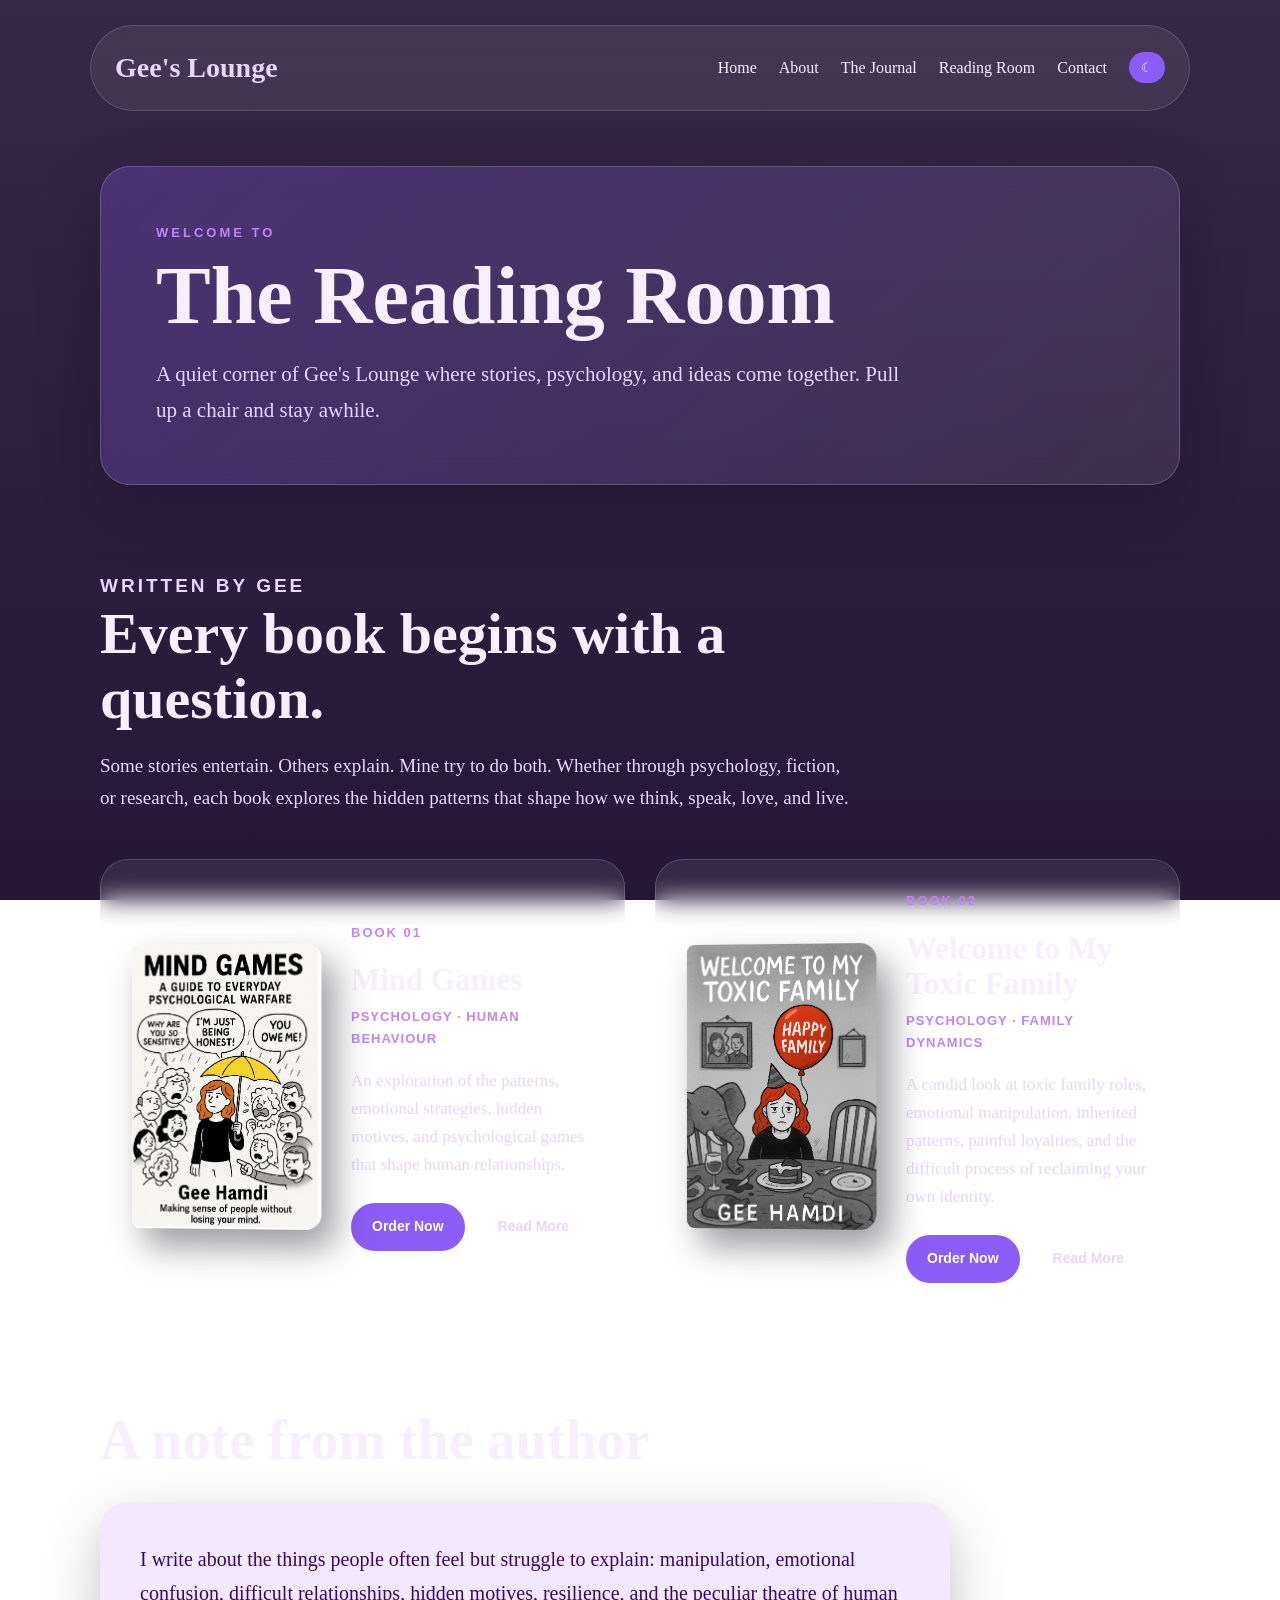
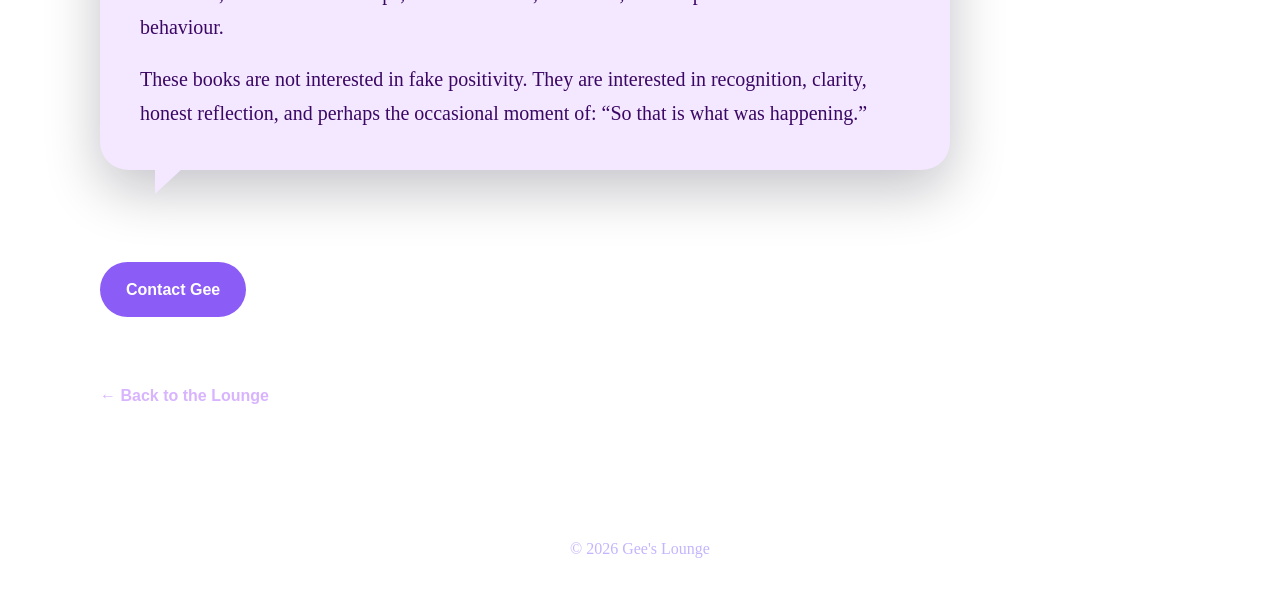
<file: books.html>
<!DOCTYPE html>
<html lang="en">
<head>
  <link rel="icon" type="image/png" href="images/favicon.png">
  <meta charset="UTF-8" />
  <meta name="viewport" content="width=device-width, initial-scale=1.0" />

  <title>The Reading Room | Gee's Lounge</title>

  <link rel="stylesheet" href="style.css" />

  <style>
    /* THE LIBRARY PAGE — SELF-CONTAINED STYLES */

    .library-page {
      width: min(1080px, calc(100% - 40px));
      margin: 55px auto 80px;
      padding: 0;
    }

    /* HERO */

    .library-title-card {
      width: 100%;
      padding: 55px;
      background:
        linear-gradient(
          135deg,
          rgba(139, 92, 246, 0.28),
          rgba(255, 255, 255, 0.08)
        );
      border: 1px solid rgba(255, 255, 255, 0.18);
      border-radius: 30px;
      backdrop-filter: blur(14px);
      box-shadow: 0 22px 60px rgba(10, 2, 25, 0.25);
    }

    .library-label {
      margin: 0 0 10px;
      color: #c084fc;
      font-family: Arial, sans-serif;
      font-size: 13px;
      font-weight: bold;
      letter-spacing: 3px;
      text-transform: uppercase;
    }

    .library-title-card h2 {
      margin: 0 0 20px;
      font-size: clamp(48px, 7vw, 82px);
      line-height: 1.02;
    }

    .library-subline {
      max-width: 760px;
      margin: 0;
      color: #e9d5ff;
      font-size: 21px;
      line-height: 1.7;
    }

    /* BOOKS INTRO */

    .library-introduction {
      margin: 85px 0 40px;
    }

    .library-introduction h2 {
      max-width: 780px;
      margin: 0 0 18px;
      font-size: clamp(38px, 5vw, 58px);
      line-height: 1.12;
    }

    .library-introduction p {
      max-width: 760px;
      margin: 0;
      color: #e9d5ff;
      font-size: 19px;
      line-height: 1.7;
    }

    /* BOOK GRID */

    .library-grid {
      display: grid;
      grid-template-columns: repeat(2, minmax(0, 1fr));
      gap: 30px;
      margin: 45px 0 95px;
    }

    .book-card {
      display: grid;
      grid-template-columns: 190px minmax(0, 1fr);
      gap: 30px;
      align-items: center;
      min-width: 0;
      padding: 30px;
      background: rgba(255, 255, 255, 0.08);
      border: 1px solid rgba(255, 255, 255, 0.16);
      border-radius: 28px;
      backdrop-filter: blur(12px);
      transition:
        transform 0.3s ease,
        background 0.3s ease,
        border-color 0.3s ease;
    }

    .book-card:hover {
      transform: translateY(-8px);
      background: rgba(255, 255, 255, 0.12);
      border-color: rgba(216, 180, 254, 0.42);
    }

    /* BOOK COVER */

    .book-cover {
      position: relative;
      width: 190px;
      height: 285px;
      overflow: hidden;
      border-radius: 8px 16px 16px 8px;
      box-shadow:
        13px 18px 35px rgba(5, 1, 15, 0.4),
        inset 5px 0 9px rgba(255, 255, 255, 0.08);
      transform: perspective(900px) rotateY(-4deg);
      transition: transform 0.3s ease;
    }

    .book-card:hover .book-cover {
      transform: perspective(900px) rotateY(0deg) translateY(-5px);
    }

    .book-cover img {
      width: 100%;
      height: 100%;
      display: block;
      object-fit: cover;
    }

    .placeholder-cover {
      display: flex;
      flex-direction: column;
      justify-content: space-between;
      width: 100%;
      height: 100%;
      padding: 24px 20px;
      background:
        radial-gradient(
          circle at top right,
          rgba(216, 180, 254, 0.4),
          transparent 34%
        ),
        linear-gradient(150deg, #2e1065, #12051f 65%, #09020f);
      color: #ffffff;
    }

    .placeholder-cover.second-cover {
      background:
        radial-gradient(
          circle at bottom left,
          rgba(244, 114, 182, 0.34),
          transparent 38%
        ),
        linear-gradient(150deg, #4a123f, #1c071c 65%, #09020f);
    }

    .cover-small-text {
      font-family: Arial, sans-serif;
      font-size: 10px;
      font-weight: bold;
      letter-spacing: 2px;
      text-transform: uppercase;
      opacity: 0.8;
    }

    .placeholder-cover h3 {
      margin: auto 0;
      color: #ffffff;
      font-size: 28px;
      line-height: 1.05;
    }

    .cover-author {
      font-family: Arial, sans-serif;
      font-size: 12px;
      letter-spacing: 1px;
    }

    /* BOOK INFORMATION */

    .book-information {
      min-width: 0;
    }

    .book-number {
      display: block;
      margin-bottom: 18px;
      color: #c084fc;
      font-family: Arial, sans-serif;
      font-size: 13px;
      font-weight: bold;
      letter-spacing: 2px;
    }

    .book-information h3 {
      margin: 0 0 8px;
      color: #f7efff;
      font-size: 31px;
      line-height: 1.15;
      overflow-wrap: break-word;
    }

    .book-category {
      margin: 0 0 17px;
      color: #c084fc;
      font-family: Arial, sans-serif;
      font-size: 13px;
      font-weight: bold;
      letter-spacing: 1px;
      text-transform: uppercase;
    }

    .book-description {
      margin: 0 0 24px;
      color: #e9d5ff;
      font-size: 17px;
      line-height: 1.65;
    }

    .book-actions {
      display: flex;
      flex-wrap: wrap;
      gap: 12px;
      align-items: center;
    }

    .order-button {
      display: inline-block;
      padding: 12px 21px;
      border: none;
      border-radius: 999px;
      background: #8b5cf6;
      color: #ffffff;
      text-decoration: none;
      font-family: Arial, sans-serif;
      font-size: 14px;
      font-weight: bold;
      transition:
        transform 0.2s ease,
        background 0.2s ease;
    }

    .order-button:hover {
      background: #7c3aed;
      transform: translateY(-2px);
    }

    .details-button {
      display: inline-block;
      padding: 11px 20px;
      border: 1px solid rgba(255, 255, 255, 0.24);
      border-radius: 999px;
      color: #e9d5ff;
      text-decoration: none;
      font-family: Arial, sans-serif;
      font-size: 14px;
      font-weight: bold;
      transition:
        transform 0.2s ease,
        background 0.2s ease;
    }

    .details-button:hover {
      background: rgba(255, 255, 255, 0.1);
      transform: translateY(-2px);
    }

    /* AUTHOR NOTE */

    .library-note-section {
      margin: 95px 0 70px;
    }

    .library-note-section h2 {
      margin: 0 0 30px;
      font-size: clamp(38px, 5vw, 56px);
      line-height: 1.12;
    }

    .library-note {
      position: relative;
      max-width: 850px;
      padding: 40px;
      background: #f3e8ff;
      border-radius: 28px;
      color: #3b0764;
      box-shadow: 0 20px 55px rgba(10, 2, 25, 0.24);
    }

    .library-note::after {
      content: "";
      position: absolute;
      left: 55px;
      bottom: -24px;
      width: 0;
      height: 0;
      border-top: 26px solid #f3e8ff;
      border-right: 28px solid transparent;
    }

    .library-note p {
      margin: 0 0 18px;
      color: #3b0764;
      font-size: 20px;
      line-height: 1.7;
    }

    .library-note p:last-child {
      margin-bottom: 0;
    }

    /* FINAL LINK */

    .library-contact {
      margin-top: 65px;
    }

    .library-back-link {
      display: inline-block;
      margin-top: 65px;
      color: #d8b4fe;
      text-decoration: none;
      font-family: Arial, sans-serif;
      font-weight: bold;
    }

    .library-back-link:hover {
      color: #c084fc;
    }

    /* LIGHT MODE */

    body.light-mode .library-title-card,
    body.light-mode .book-card {
      background: rgba(255, 255, 255, 0.78);
    }

    body.light-mode .library-subline,
    body.light-mode .library-introduction p,
    body.light-mode .book-description {
      color: #3b0764;
    }

    body.light-mode .book-information h3 {
      color: #2e1065;
    }

    body.light-mode .details-button {
      color: #3b0764;
      border-color: rgba(59, 7, 100, 0.25);
    }

    /* TABLET */

    @media (max-width: 950px) {
      .library-grid {
        grid-template-columns: 1fr;
      }
    }

    /* MOBILE */

    @media (max-width: 650px) {
      .library-page {
        width: calc(100% - 28px);
        margin-top: 35px;
      }

      .library-title-card {
        padding: 38px 27px;
      }

      .library-title-card h2 {
        font-size: 48px;
      }

      .book-card {
        grid-template-columns: 1fr;
      }

      .book-cover {
        width: min(220px, 100%);
        height: 325px;
        margin: 0 auto;
      }

      .book-information {
        text-align: center;
      }

      .book-actions {
        justify-content: center;
      }

      .library-note {
        padding: 30px;
      }
    }
  </style>
</head>

<body>

  <header class="site-header">
    <h1 class="logo">Gee's Lounge</h1>

    <button
      class="menu-btn"
      type="button"
      aria-label="Open navigation menu"
      onclick="toggleMenu()"
    >
      ☰
    </button>

    <nav class="nav-links" id="navLinks">
  <a href="index.html">Home</a>
  <a href="about.html">About</a>
  <a href="blog.html">The Journal</a>
  <a href="books.html">Reading Room</a>
  <a href="contact.html">Contact</a>

  <button
    class="toggle-btn"
    type="button"
    aria-label="Switch colour theme"
    onclick="toggleTheme()"
  >
    ☾
  </button>
</nav>
  </header>

  <main class="library-page">

    <section class="library-title-card">

  <p class="library-label">Welcome to</p>

  <h2>The Reading Room</h2>

  <p class="library-subline">
    A quiet corner of Gee's Lounge where stories, psychology, and ideas
    come together. Pull up a chair and stay awhile.
  </p>

</section>


<section class="library-introduction">

  <p class="library-label">Written by Gee</p>

  <h2>Every book begins with a question.</h2>

  <p>
    Some stories entertain. Others explain. Mine try to do both.
    Whether through psychology, fiction, or research, each book explores
    the hidden patterns that shape how we think, speak, love, and live.
  </p>

</section>

    <section class="library-grid">

      <!-- BOOK ONE: MIND GAMES -->

      <article class="book-card">

        <div class="book-cover">
          <img
            src="images/mind-games-cover-new.jpg"
            alt="Mind Games book cover by Gee Hamdi"
          />
        </div>

        <div class="book-information">
          <span class="book-number">BOOK 01</span>

          <h3>Mind Games</h3>

          <p class="book-category">Psychology · Human Behaviour</p>

          <p class="book-description">
            An exploration of the patterns, emotional strategies, hidden
            motives, and psychological games that shape human relationships.
          </p>

          <div class="book-actions">
            <a
              href="#"
              class="order-button"
              onclick="showOrderMessage(event)"
            >
              Order Now
            </a>

            <a href="mind-games.html" class="details-button">
              Read More
            </a>
          </div>
        </div>

      </article>


      <!-- BOOK TWO: WELCOME TO MY TOXIC FAMILY -->

      <article class="book-card">

        <div class="book-cover">
          <img
            src="images/toxic-family-cover-new.jpg"
            alt="Welcome to My Toxic Family book cover by Gee Hamdi"
          />
        </div>

        <div class="book-information">
          <span class="book-number">BOOK 02</span>

          <h3>Welcome to My Toxic Family</h3>

          <p class="book-category">Psychology · Family Dynamics</p>

          <p class="book-description">
            A candid look at toxic family roles, emotional manipulation,
            inherited patterns, painful loyalties, and the difficult process
            of reclaiming your own identity.
          </p>

          <div class="book-actions">
            <a
              href="#"
              class="order-button"
              onclick="showOrderMessage(event)"
            >
              Order Now
            </a>

            <a href="toxic-family.html" class="details-button">
              Read More
            </a>
          </div>
        </div>

      </article>

    </section>


    <section class="library-note-section">
      <h2>A note from the author</h2>

      <div class="library-note">
        <p>
          I write about the things people often feel but struggle to explain:
          manipulation, emotional confusion, difficult relationships, hidden
          motives, resilience, and the peculiar theatre of human behaviour.
        </p>

        <p>
          These books are not interested in fake positivity. They are interested
          in recognition, clarity, honest reflection, and perhaps the occasional
          moment of: “So that is what was happening.”
        </p>
      </div>
    </section>


    <div class="library-contact">
      <a href="contact.html" class="button">
        Contact Gee
      </a>
    </div>

    <a href="index.html" class="library-back-link">
      ← Back to the Lounge
    </a>

  </main>

  <footer>
    <p>© 2026 Gee's Lounge</p>
  </footer>

  <script>
    function toggleMenu() {
      const navigation = document.getElementById("navLinks");

      if (navigation) {
        navigation.classList.toggle("active");
      }
    }

    function toggleTheme() {
      document.body.classList.toggle("light-mode");

      const currentTheme =
        document.body.classList.contains("light-mode")
          ? "light"
          : "dark";

      localStorage.setItem("geeLoungeTheme", currentTheme);
    }

    function showOrderMessage(event) {
      event.preventDefault();

      alert(
        "Online ordering will become available here once this book is connected to its print-and-delivery page."
      );
    }

    document.addEventListener("DOMContentLoaded", function () {
      const savedTheme = localStorage.getItem("geeLoungeTheme");

      if (savedTheme === "light") {
        document.body.classList.add("light-mode");
      }
    });
  </script>

</body>
</html>
</file>
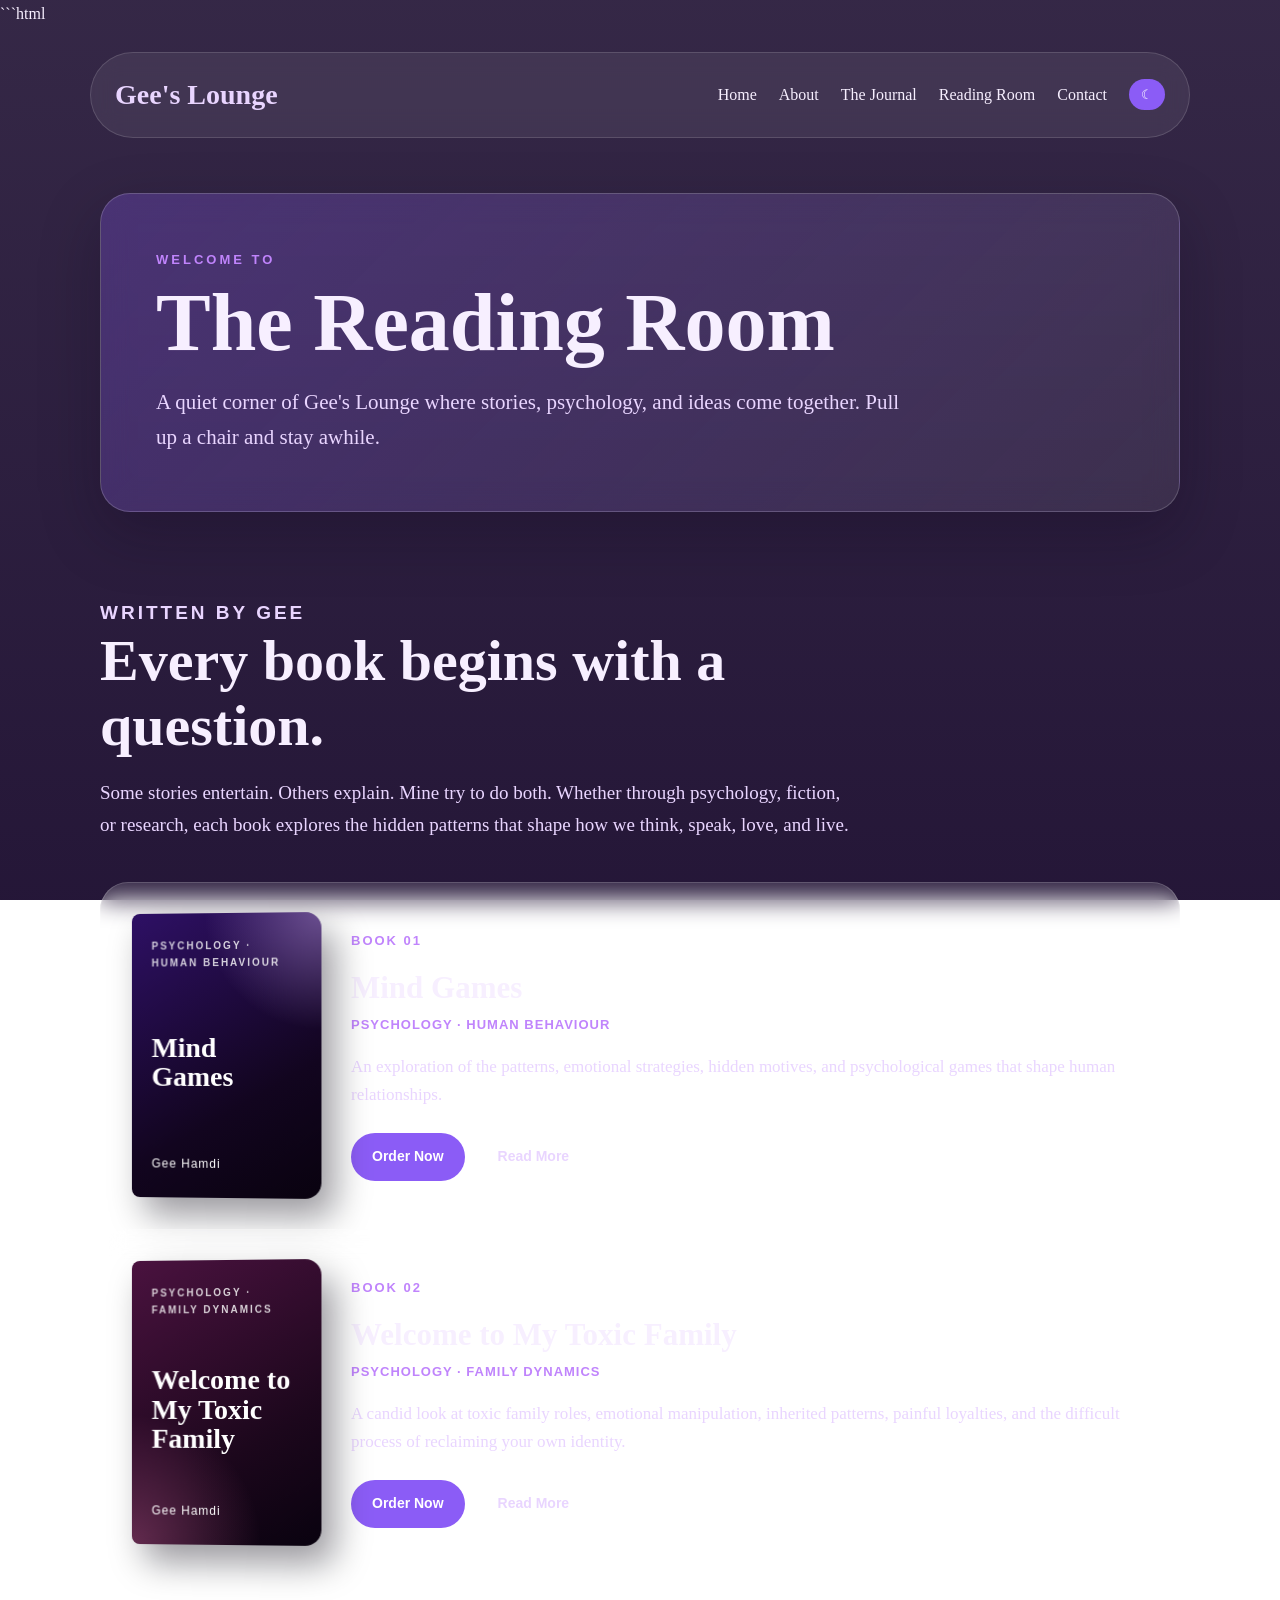
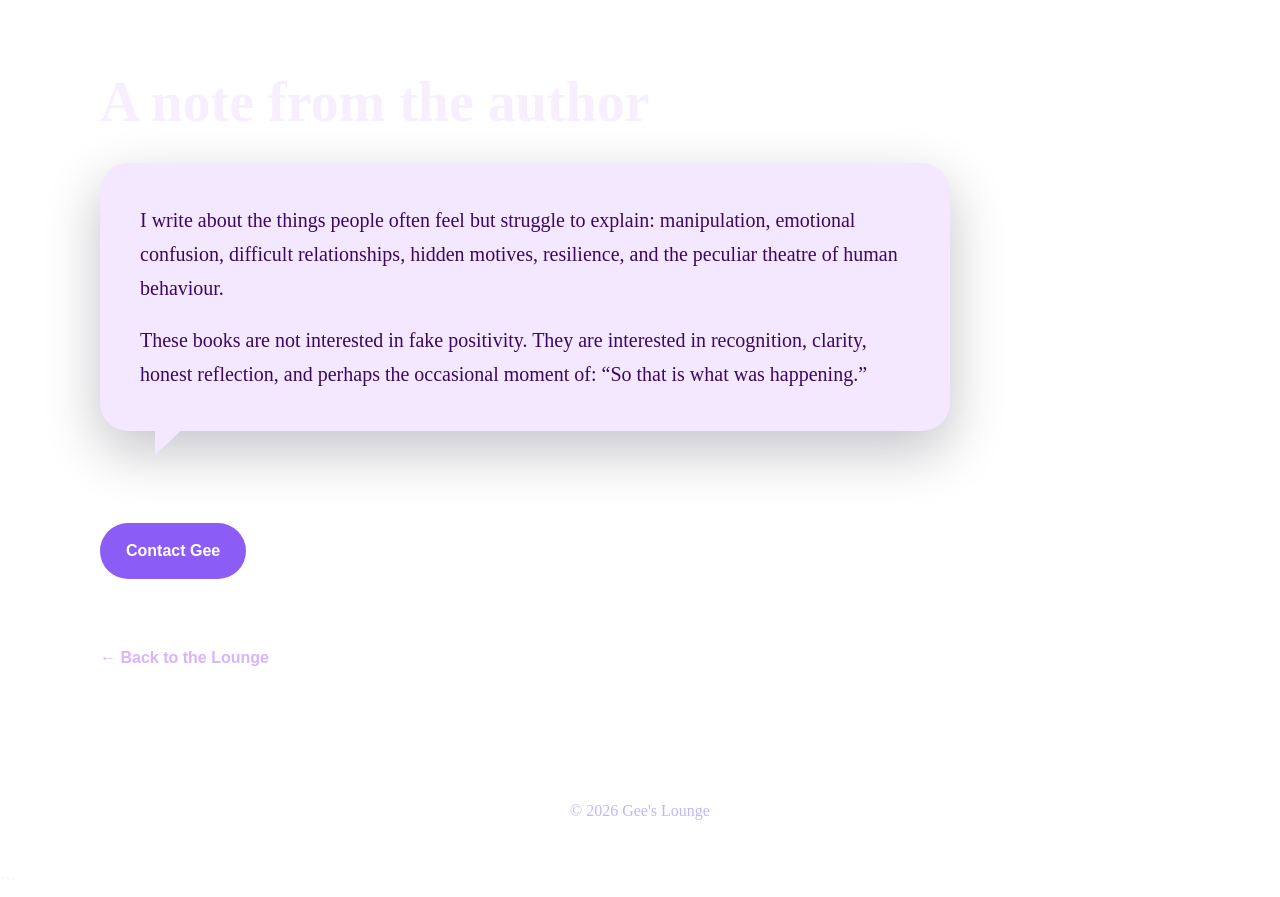
<file: Books.html>
```html
<!DOCTYPE html>
<html lang="en">
<head>
  <meta charset="UTF-8" />
  <meta name="viewport" content="width=device-width, initial-scale=1.0" />

  <title>The Reading Room | Gee's Lounge</title>

  <link rel="stylesheet" href="style.css" />

  <style>
    /* THE LIBRARY PAGE — SELF-CONTAINED STYLES */

    .library-page {
      width: min(1080px, calc(100% - 40px));
      margin: 55px auto 80px;
      padding: 0;
    }

    /* HERO */

    .library-title-card {
      width: 100%;
      padding: 55px;
      background:
        linear-gradient(
          135deg,
          rgba(139, 92, 246, 0.28),
          rgba(255, 255, 255, 0.08)
        );
      border: 1px solid rgba(255, 255, 255, 0.18);
      border-radius: 30px;
      backdrop-filter: blur(14px);
      box-shadow: 0 22px 60px rgba(10, 2, 25, 0.25);
    }

    .library-label {
      margin: 0 0 10px;
      color: #c084fc;
      font-family: Arial, sans-serif;
      font-size: 13px;
      font-weight: bold;
      letter-spacing: 3px;
      text-transform: uppercase;
    }

    .library-title-card h2 {
      margin: 0 0 20px;
      font-size: clamp(48px, 7vw, 82px);
      line-height: 1.02;
    }

    .library-subline {
      max-width: 760px;
      margin: 0;
      color: #e9d5ff;
      font-size: 21px;
      line-height: 1.7;
    }

    /* BOOKS INTRO */

    .library-introduction {
      margin: 85px 0 40px;
    }

    .library-introduction h2 {
      max-width: 780px;
      margin: 0 0 18px;
      font-size: clamp(38px, 5vw, 58px);
      line-height: 1.12;
    }

    .library-introduction p {
      max-width: 760px;
      margin: 0;
      color: #e9d5ff;
      font-size: 19px;
      line-height: 1.7;
    }

    /* BOOK GRID */

    .library-grid {
      display: grid;
      grid-template-columns: repeat(2, minmax(0, 1fr));
      gap: 30px;
      margin: 45px 0 95px;
    }

    .book-card {
      display: grid;
      grid-template-columns: 190px minmax(0, 1fr);
      gap: 30px;
      align-items: center;
      min-width: 0;
      padding: 30px;
      background: rgba(255, 255, 255, 0.08);
      border: 1px solid rgba(255, 255, 255, 0.16);
      border-radius: 28px;
      backdrop-filter: blur(12px);
      transition:
        transform 0.3s ease,
        background 0.3s ease,
        border-color 0.3s ease;
    }

    .book-card:hover {
      transform: translateY(-8px);
      background: rgba(255, 255, 255, 0.12);
      border-color: rgba(216, 180, 254, 0.42);
    }

    /* BOOK COVER */

    .book-cover {
      position: relative;
      width: 190px;
      height: 285px;
      overflow: hidden;
      border-radius: 8px 16px 16px 8px;
      box-shadow:
        13px 18px 35px rgba(5, 1, 15, 0.4),
        inset 5px 0 9px rgba(255, 255, 255, 0.08);
      transform: perspective(900px) rotateY(-4deg);
      transition: transform 0.3s ease;
    }

    .book-card:hover .book-cover {
      transform: perspective(900px) rotateY(0deg) translateY(-5px);
    }

    .book-cover img {
      width: 100%;
      height: 100%;
      display: block;
      object-fit: cover;
    }

    .placeholder-cover {
      display: flex;
      flex-direction: column;
      justify-content: space-between;
      width: 100%;
      height: 100%;
      padding: 24px 20px;
      background:
        radial-gradient(
          circle at top right,
          rgba(216, 180, 254, 0.4),
          transparent 34%
        ),
        linear-gradient(150deg, #2e1065, #12051f 65%, #09020f);
      color: #ffffff;
    }

    .placeholder-cover.second-cover {
      background:
        radial-gradient(
          circle at bottom left,
          rgba(244, 114, 182, 0.34),
          transparent 38%
        ),
        linear-gradient(150deg, #4a123f, #1c071c 65%, #09020f);
    }

    .cover-small-text {
      font-family: Arial, sans-serif;
      font-size: 10px;
      font-weight: bold;
      letter-spacing: 2px;
      text-transform: uppercase;
      opacity: 0.8;
    }

    .placeholder-cover h3 {
      margin: auto 0;
      color: #ffffff;
      font-size: 28px;
      line-height: 1.05;
    }

    .cover-author {
      font-family: Arial, sans-serif;
      font-size: 12px;
      letter-spacing: 1px;
    }

    /* BOOK INFORMATION */

    .book-information {
      min-width: 0;
    }

    .book-number {
      display: block;
      margin-bottom: 18px;
      color: #c084fc;
      font-family: Arial, sans-serif;
      font-size: 13px;
      font-weight: bold;
      letter-spacing: 2px;
    }

    .book-information h3 {
      margin: 0 0 8px;
      color: #f7efff;
      font-size: 31px;
      line-height: 1.15;
      overflow-wrap: break-word;
    }

    .book-category {
      margin: 0 0 17px;
      color: #c084fc;
      font-family: Arial, sans-serif;
      font-size: 13px;
      font-weight: bold;
      letter-spacing: 1px;
      text-transform: uppercase;
    }

    .book-description {
      margin: 0 0 24px;
      color: #e9d5ff;
      font-size: 17px;
      line-height: 1.65;
    }

    .book-actions {
      display: flex;
      flex-wrap: wrap;
      gap: 12px;
      align-items: center;
    }

    .order-button {
      display: inline-block;
      padding: 12px 21px;
      border: none;
      border-radius: 999px;
      background: #8b5cf6;
      color: #ffffff;
      text-decoration: none;
      font-family: Arial, sans-serif;
      font-size: 14px;
      font-weight: bold;
      transition:
        transform 0.2s ease,
        background 0.2s ease;
    }

    .order-button:hover {
      background: #7c3aed;
      transform: translateY(-2px);
    }

    .details-button {
      display: inline-block;
      padding: 11px 20px;
      border: 1px solid rgba(255, 255, 255, 0.24);
      border-radius: 999px;
      color: #e9d5ff;
      text-decoration: none;
      font-family: Arial, sans-serif;
      font-size: 14px;
      font-weight: bold;
      transition:
        transform 0.2s ease,
        background 0.2s ease;
    }

    .details-button:hover {
      background: rgba(255, 255, 255, 0.1);
      transform: translateY(-2px);
    }

    /* AUTHOR NOTE */

    .library-note-section {
      margin: 95px 0 70px;
    }

    .library-note-section h2 {
      margin: 0 0 30px;
      font-size: clamp(38px, 5vw, 56px);
      line-height: 1.12;
    }

    .library-note {
      position: relative;
      max-width: 850px;
      padding: 40px;
      background: #f3e8ff;
      border-radius: 28px;
      color: #3b0764;
      box-shadow: 0 20px 55px rgba(10, 2, 25, 0.24);
    }

    .library-note::after {
      content: "";
      position: absolute;
      left: 55px;
      bottom: -24px;
      width: 0;
      height: 0;
      border-top: 26px solid #f3e8ff;
      border-right: 28px solid transparent;
    }

    .library-note p {
      margin: 0 0 18px;
      color: #3b0764;
      font-size: 20px;
      line-height: 1.7;
    }

    .library-note p:last-child {
      margin-bottom: 0;
    }

    /* FINAL LINK */

    .library-contact {
      margin-top: 65px;
    }

    .library-back-link {
      display: inline-block;
      margin-top: 65px;
      color: #d8b4fe;
      text-decoration: none;
      font-family: Arial, sans-serif;
      font-weight: bold;
    }

    .library-back-link:hover {
      color: #c084fc;
    }

    /* LIGHT MODE */

    body.light-mode .library-title-card,
    body.light-mode .book-card {
      background: rgba(255, 255, 255, 0.78);
    }

    body.light-mode .library-subline,
    body.light-mode .library-introduction p,
    body.light-mode .book-description {
      color: #3b0764;
    }

    body.light-mode .book-information h3 {
      color: #2e1065;
    }

    body.light-mode .details-button {
      color: #3b0764;
      border-color: rgba(59, 7, 100, 0.25);
    }

    /* TABLET */

    @media (max-width: 950px) {
      .library-grid {
        grid-template-columns: 1fr;
      }
    }

    /* MOBILE */

    @media (max-width: 650px) {
      .library-page {
        width: calc(100% - 28px);
        margin-top: 35px;
      }

      .library-title-card {
        padding: 38px 27px;
      }

      .library-title-card h2 {
        font-size: 48px;
      }

      .book-card {
        grid-template-columns: 1fr;
      }

      .book-cover {
        width: min(220px, 100%);
        height: 325px;
        margin: 0 auto;
      }

      .book-information {
        text-align: center;
      }

      .book-actions {
        justify-content: center;
      }

      .library-note {
        padding: 30px;
      }
    }
  </style>
</head>

<body>

  <header class="site-header">
    <h1 class="logo">Gee's Lounge</h1>

    <button
      class="menu-btn"
      type="button"
      aria-label="Open navigation menu"
      onclick="toggleMenu()"
    >
      ☰
    </button>

    <nav class="nav-links" id="navLinks">
  <a href="index.html">Home</a>
  <a href="about.html">About</a>
  <a href="blog.html">The Journal</a>
  <a href="books.html">Reading Room</a>
  <a href="contact.html">Contact</a>

  <button
    class="toggle-btn"
    type="button"
    aria-label="Switch colour theme"
    onclick="toggleTheme()"
  >
    ☾
  </button>
</nav>
  </header>

  <main class="library-page">

    <section class="library-title-card">

  <p class="library-label">Welcome to</p>

  <h2>The Reading Room</h2>

  <p class="library-subline">
    A quiet corner of Gee's Lounge where stories, psychology, and ideas
    come together. Pull up a chair and stay awhile.
  </p>

</section>


<section class="library-introduction">

  <p class="library-label">Written by Gee</p>

  <h2>Every book begins with a question.</h2>

  <p>
    Some stories entertain. Others explain. Mine try to do both.
    Whether through psychology, fiction, or research, each book explores
    the hidden patterns that shape how we think, speak, love, and live.
  </p>

</section>

      <!-- Featured Book -->

      <article class="book-card">

        <div class="book-cover">

          <!--
            Later, replace the placeholder cover below with:

            <img src="images/mind-games-cover.jpg"
                 alt="Cover of Mind Games by Gee Hamdi" />
          -->

          <div class="placeholder-cover">
            <span class="cover-small-text">Psychology · Human Behaviour</span>

            <h3>Mind Games</h3>

            <span class="cover-author">Gee Hamdi</span>
          </div>

        </div>

        <div class="book-information">
          <span class="book-number">BOOK 01</span>

          <h3>Mind Games</h3>

          <p class="book-category">Psychology · Human Behaviour</p>

          <p class="book-description">
            An exploration of the patterns, emotional strategies, hidden
            motives, and psychological games that shape human relationships.
          </p>

          <div class="book-actions">

            <!--
              Replace # with the Lulu product-page link when the book
              has been uploaded and published.
            -->

            <a
              href="#"
              class="order-button"
              onclick="showOrderMessage(event)"
            >
              Order Now
            </a>

            <a href="mind-games.html" class="details-button">
              Read More
            </a>

          </div>
        </div>

      </article>


      <!-- Also in the Reading Room -->

      <article class="book-card">

        <div class="book-cover">

          <!--
            Later, replace the placeholder cover below with:

            <img src="images/toxic-family-cover.jpg"
                 alt="Cover of Welcome to My Toxic Family by Gee Hamdi" />
          -->

          <div class="placeholder-cover second-cover">
            <span class="cover-small-text">Psychology · Family Dynamics</span>

            <h3>Welcome to My Toxic Family</h3>

            <span class="cover-author">Gee Hamdi</span>
          </div>

        </div>

        <div class="book-information">
          <span class="book-number">BOOK 02</span>

          <h3>Welcome to My Toxic Family</h3>

          <p class="book-category">Psychology · Family Dynamics</p>

          <p class="book-description">
            A candid look at toxic family roles, emotional manipulation,
            inherited patterns, painful loyalties, and the difficult process
            of reclaiming your own identity.
          </p>

          <div class="book-actions">

            <!--
              Replace # with the Lulu product-page link when the book
              has been uploaded and published.
            -->

            <a
              href="#"
              class="order-button"
              onclick="showOrderMessage(event)"
            >
              Order Now
            </a>

           <a href="toxic-family.html" class="details-button">
  Read More
</a>
          </div>
        </div>

      </article>

    </section>


    <section class="library-note-section">
      <h2>A note from the author</h2>

      <div class="library-note">
        <p>
          I write about the things people often feel but struggle to explain:
          manipulation, emotional confusion, difficult relationships, hidden
          motives, resilience, and the peculiar theatre of human behaviour.
        </p>

        <p>
          These books are not interested in fake positivity. They are interested
          in recognition, clarity, honest reflection, and perhaps the occasional
          moment of: “So that is what was happening.”
        </p>
      </div>
    </section>


    <div class="library-contact">
      <a href="contact.html" class="button">
        Contact Gee
      </a>
    </div>

    <a href="index.html" class="library-back-link">
      ← Back to the Lounge
    </a>

  </main>

  <footer>
    <p>© 2026 Gee's Lounge</p>
  </footer>

  <script>
    function toggleMenu() {
      const navigation = document.getElementById("navLinks");

      if (navigation) {
        navigation.classList.toggle("active");
      }
    }

    function toggleTheme() {
      document.body.classList.toggle("light-mode");

      const currentTheme =
        document.body.classList.contains("light-mode")
          ? "light"
          : "dark";

      localStorage.setItem("geeLoungeTheme", currentTheme);
    }

    function showOrderMessage(event) {
      event.preventDefault();

      alert(
        "Online ordering will become available here once this book is connected to its print-and-delivery page."
      );
    }

    document.addEventListener("DOMContentLoaded", function () {
      const savedTheme = localStorage.getItem("geeLoungeTheme");

      if (savedTheme === "light") {
        document.body.classList.add("light-mode");
      }
    });
  </script>

</body>
</html>
```
</file>
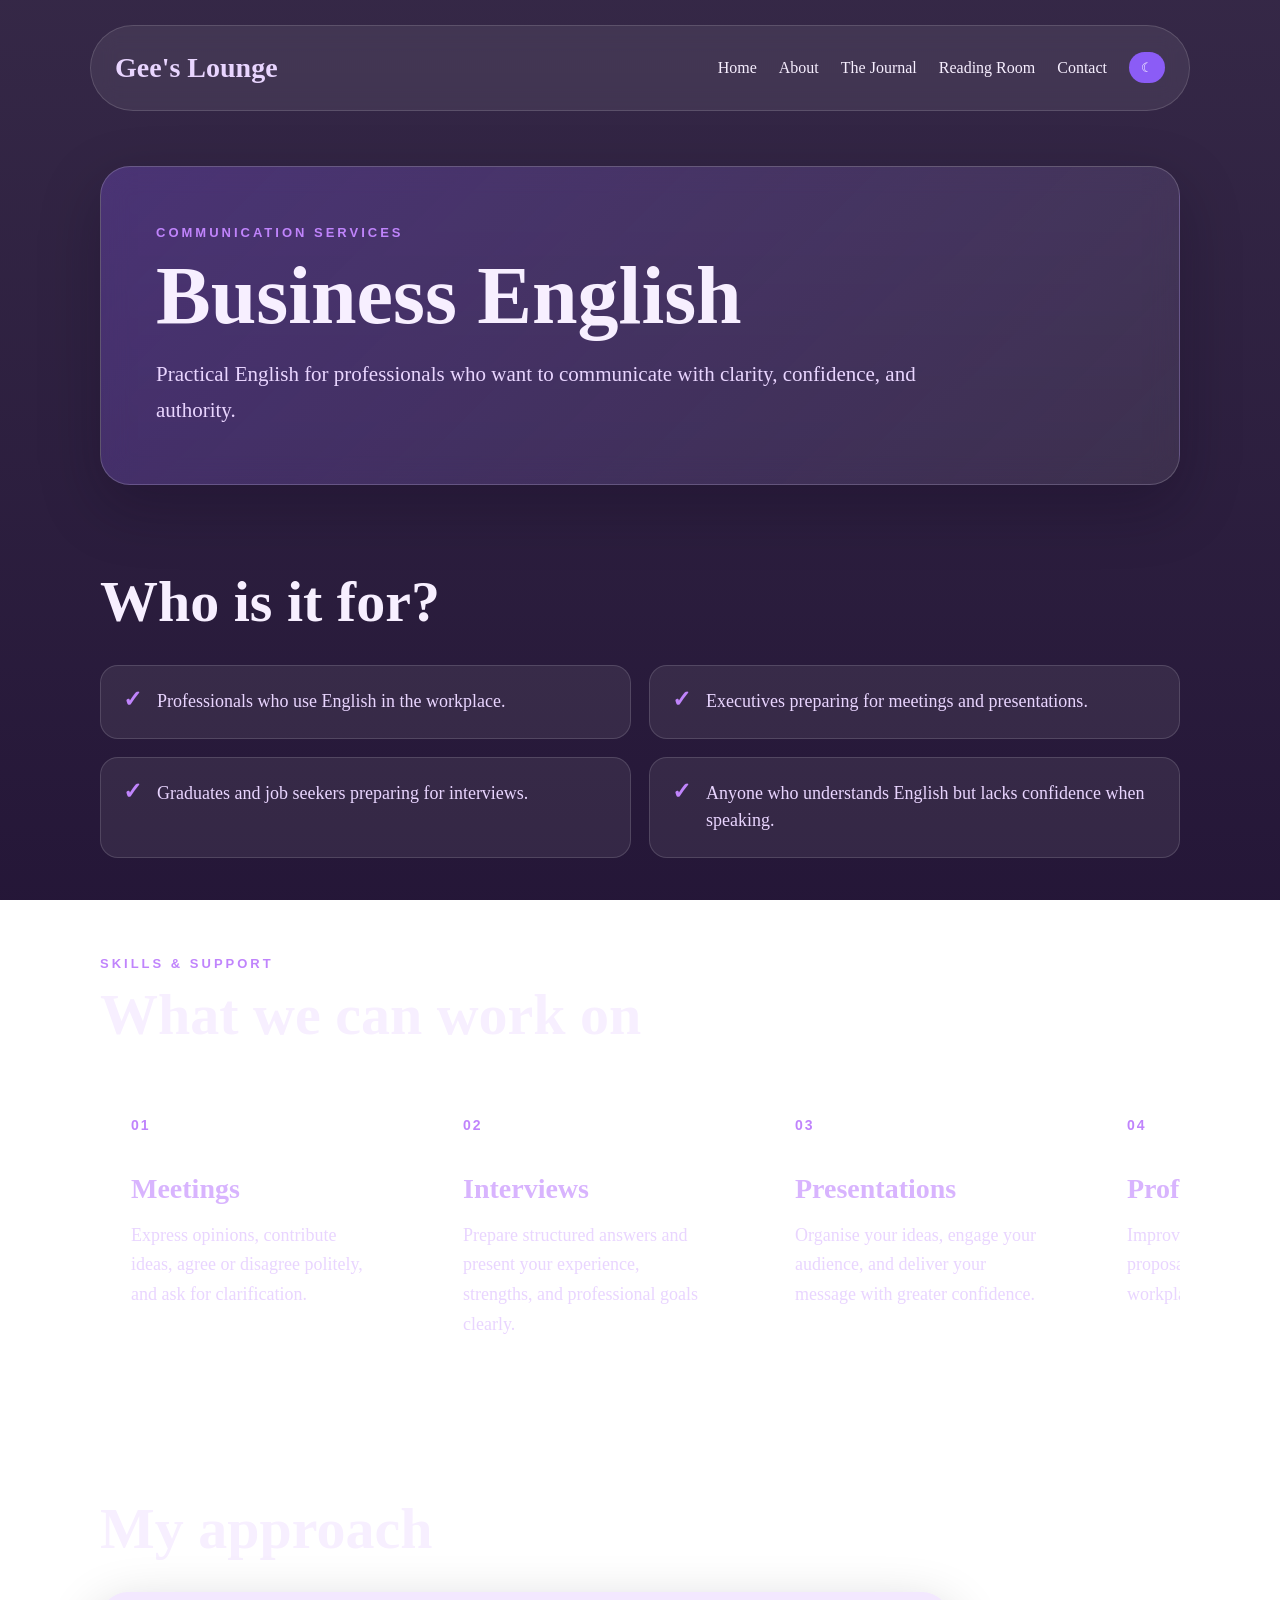
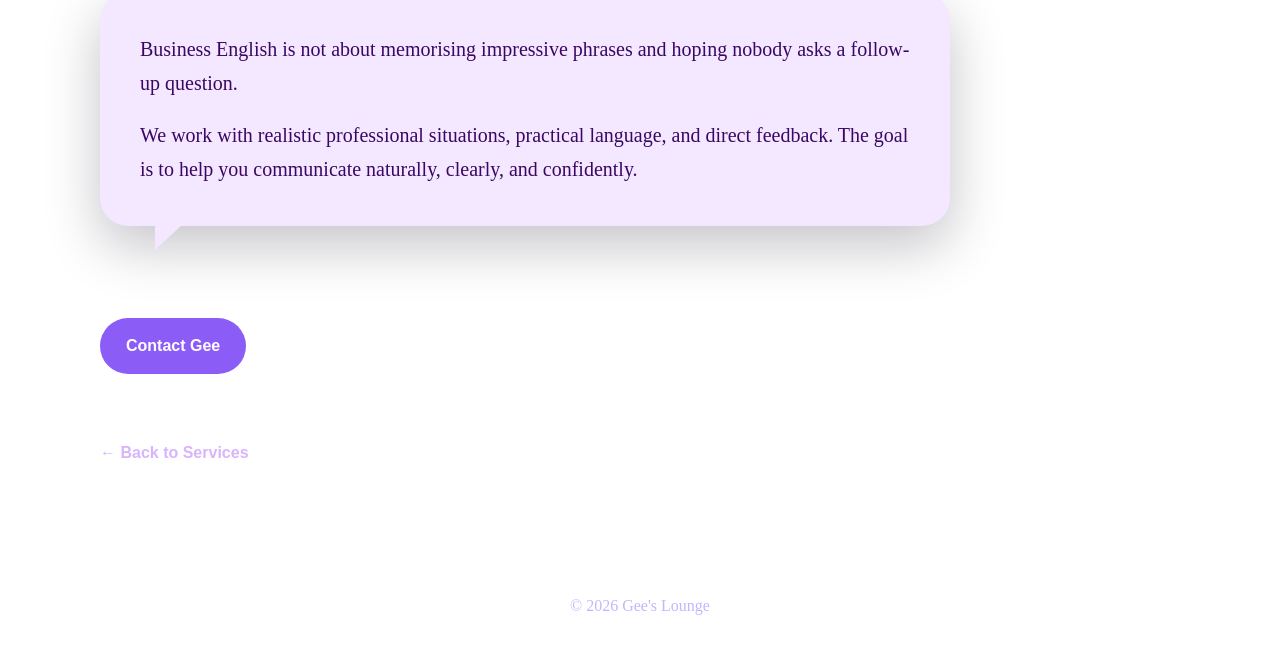
<file: business-english.html>
<!DOCTYPE html>
<html lang="en">
<head>
  <link rel="icon" type="image/png" href="images/favicon.png">
  <meta charset="UTF-8" />
  <meta name="viewport" content="width=device-width, initial-scale=1.0" />

  <title>Business English | Gee's Lounge</title>

  <link rel="stylesheet" href="style.css" />

  <style>
    /* BUSINESS ENGLISH PAGE — SELF-CONTAINED STYLES */

    .business-page {
      width: min(1080px, calc(100% - 40px));
      margin: 55px auto 80px;
      padding: 0;
    }

    .business-title-card {
      width: 100%;
      padding: 55px;
      background:
        linear-gradient(
          135deg,
          rgba(139, 92, 246, 0.28),
          rgba(255, 255, 255, 0.08)
        );
      border: 1px solid rgba(255, 255, 255, 0.18);
      border-radius: 30px;
      backdrop-filter: blur(14px);
      box-shadow: 0 22px 60px rgba(10, 2, 25, 0.25);
    }

    .business-label {
      margin: 0 0 10px;
      color: #c084fc;
      font-family: Arial, sans-serif;
      font-size: 13px;
      font-weight: bold;
      letter-spacing: 3px;
      text-transform: uppercase;
    }

    .business-title-card h2 {
      margin: 0 0 20px;
      font-size: clamp(48px, 7vw, 82px);
      line-height: 1.02;
    }

    .business-subline {
      max-width: 760px;
      margin: 0;
      color: #e9d5ff;
      font-size: 21px;
      line-height: 1.7;
    }

    .business-audience {
      margin: 85px 0;
    }

    .business-audience h2,
    .business-slider-heading h2,
    .business-approach h2 {
      margin: 0 0 30px;
      font-size: clamp(38px, 5vw, 58px);
      line-height: 1.12;
    }

    .business-ticks {
      display: grid;
      grid-template-columns: repeat(2, minmax(0, 1fr));
      gap: 18px;
    }

    .business-tick {
      display: flex;
      gap: 15px;
      align-items: flex-start;
      margin: 0;
      padding: 22px;
      background: rgba(255, 255, 255, 0.07);
      border: 1px solid rgba(255, 255, 255, 0.14);
      border-radius: 18px;
      color: #e9d5ff;
      font-size: 18px;
      line-height: 1.55;
    }

    .business-tick-mark {
      flex: 0 0 auto;
      color: #c084fc;
      font-family: Arial, sans-serif;
      font-size: 23px;
      font-weight: bold;
      line-height: 1;
    }

    .business-slider-section {
      width: 100%;
      margin: 95px 0;
      overflow: hidden;
    }

    .business-slider-top {
      display: flex;
      justify-content: space-between;
      align-items: flex-end;
      gap: 30px;
      margin-bottom: 30px;
    }

    .business-slider-heading p {
      margin: 0 0 8px;
    }

    .business-slider-heading h2 {
      margin-bottom: 0;
    }

    .business-slider-buttons {
      display: flex;
      gap: 12px;
      flex-shrink: 0;
    }

    .business-slider-buttons button {
      width: 50px;
      height: 50px;
      border: 1px solid rgba(255, 255, 255, 0.22);
      border-radius: 50%;
      background: rgba(255, 255, 255, 0.1);
      color: #ffffff;
      font-size: 23px;
      cursor: pointer;
      transition:
        transform 0.2s ease,
        background 0.2s ease;
    }

    .business-slider-buttons button:hover {
      background: #8b5cf6;
      transform: translateY(-2px);
    }

    .business-slider-buttons button:focus-visible {
      outline: 3px solid #c084fc;
      outline-offset: 3px;
    }

    .business-slider {
      display: flex;
      gap: 22px;
      width: 100%;
      overflow-x: auto;
      overflow-y: hidden;
      padding: 5px 5px 24px;
      scroll-behavior: smooth;
      scroll-snap-type: x mandatory;
      overscroll-behavior-inline: contain;
      -webkit-overflow-scrolling: touch;
    }

    .business-slider::-webkit-scrollbar {
      height: 8px;
    }

    .business-slider::-webkit-scrollbar-track {
      background: rgba(255, 255, 255, 0.08);
      border-radius: 20px;
    }

    .business-slider::-webkit-scrollbar-thumb {
      background: #8b5cf6;
      border-radius: 20px;
    }

    .business-slide-card {
      flex: 0 0 310px;
      width: 310px;
      min-width: 310px;
      min-height: 295px;
      padding: 30px;
      scroll-snap-align: start;
      background: rgba(255, 255, 255, 0.08);
      border: 1px solid rgba(255, 255, 255, 0.16);
      border-radius: 24px;
      backdrop-filter: blur(10px);
    }

    .business-slide-number {
      display: block;
      margin-bottom: 34px;
      color: #c084fc;
      font-family: Arial, sans-serif;
      font-size: 14px;
      font-weight: bold;
      letter-spacing: 2px;
    }

    .business-slide-card h3 {
      margin: 0 0 15px;
      color: #d8b4fe;
      font-size: 28px;
      line-height: 1.2;
    }

    .business-slide-card p {
      margin: 0;
      color: #e9d5ff;
      font-size: 18px;
      line-height: 1.65;
    }

    .business-approach {
      margin: 95px 0 70px;
    }

    .business-speech-bubble {
      position: relative;
      max-width: 850px;
      padding: 40px;
      background: #f3e8ff;
      border-radius: 28px;
      color: #3b0764;
      box-shadow: 0 20px 55px rgba(10, 2, 25, 0.24);
    }

    .business-speech-bubble::after {
      content: "";
      position: absolute;
      left: 55px;
      bottom: -24px;
      width: 0;
      height: 0;
      border-top: 26px solid #f3e8ff;
      border-right: 28px solid transparent;
    }

    .business-speech-bubble p {
      margin: 0 0 18px;
      color: #3b0764;
      font-size: 20px;
      line-height: 1.7;
    }

    .business-speech-bubble p:last-child {
      margin-bottom: 0;
    }

    .business-contact {
      margin-top: 65px;
    }

    .business-back-link {
      display: inline-block;
      margin-top: 65px;
      color: #d8b4fe;
      text-decoration: none;
      font-family: Arial, sans-serif;
      font-weight: bold;
    }

    .business-back-link:hover {
      color: #c084fc;
    }

    body.light-mode .business-title-card,
    body.light-mode .business-tick,
    body.light-mode .business-slide-card {
      background: rgba(255, 255, 255, 0.78);
    }

    body.light-mode .business-subline,
    body.light-mode .business-tick,
    body.light-mode .business-slide-card p {
      color: #3b0764;
    }

    body.light-mode .business-slider-buttons button {
      color: #3b0764;
      border-color: rgba(59, 7, 100, 0.25);
    }

    @media (max-width: 760px) {
      .business-page {
        width: calc(100% - 28px);
        margin-top: 35px;
      }

      .business-title-card {
        padding: 38px 27px;
      }

      .business-title-card h2 {
        font-size: 48px;
      }

      .business-ticks {
        grid-template-columns: 1fr;
      }

      .business-slider-top {
        flex-direction: column;
        align-items: flex-start;
      }

      .business-slide-card {
        flex-basis: 82vw;
        width: 82vw;
        min-width: 82vw;
      }

      .business-speech-bubble {
        padding: 30px;
      }
    }
  </style>
</head>

<body>

  <header class="site-header">
    <h1 class="logo">Gee's Lounge</h1>

    <button
      class="menu-btn"
      type="button"
      aria-label="Open navigation menu"
      onclick="toggleMenu()"
    >
      ☰
    </button>

   <nav class="nav-links" id="navLinks">
  <a href="index.html">Home</a>
  <a href="about.html">About</a>
  <a href="blog.html">The Journal</a>
  <a href="books.html">Reading Room</a>
  <a href="contact.html">Contact</a>

  <button
    class="toggle-btn"
    type="button"
    aria-label="Switch colour theme"
    onclick="toggleTheme()"
  >
    ☾
  </button>
</nav>
  </header>

  <main class="business-page">

    <section class="business-title-card">
      <p class="business-label">Communication Services</p>

      <h2>Business English</h2>

      <p class="business-subline">
        Practical English for professionals who want to communicate with
        clarity, confidence, and authority.
      </p>
    </section>

    <section class="business-audience">
      <h2>Who is it for?</h2>

      <div class="business-ticks">

        <p class="business-tick">
          <span class="business-tick-mark">✓</span>
          <span>Professionals who use English in the workplace.</span>
        </p>

        <p class="business-tick">
          <span class="business-tick-mark">✓</span>
          <span>Executives preparing for meetings and presentations.</span>
        </p>

        <p class="business-tick">
          <span class="business-tick-mark">✓</span>
          <span>Graduates and job seekers preparing for interviews.</span>
        </p>

        <p class="business-tick">
          <span class="business-tick-mark">✓</span>
          <span>
            Anyone who understands English but lacks confidence when speaking.
          </span>
        </p>

      </div>
    </section>

    <section class="business-slider-section">

      <div class="business-slider-top">

        <div class="business-slider-heading">
          <p class="business-label">Skills &amp; Support</p>
          <h2>What we can work on</h2>
        </div>

        <div class="business-slider-buttons">
          <button
            type="button"
            id="previousSlide"
            aria-label="Show previous item"
          >
            ←
          </button>

          <button
            type="button"
            id="nextSlide"
            aria-label="Show next item"
          >
            →
          </button>
        </div>

      </div>

      <div class="business-slider" id="businessSlider">

        <article class="business-slide-card">
          <span class="business-slide-number">01</span>

          <h3>Meetings</h3>

          <p>
            Express opinions, contribute ideas, agree or disagree politely,
            and ask for clarification.
          </p>
        </article>

        <article class="business-slide-card">
          <span class="business-slide-number">02</span>

          <h3>Interviews</h3>

          <p>
            Prepare structured answers and present your experience,
            strengths, and professional goals clearly.
          </p>
        </article>

        <article class="business-slide-card">
          <span class="business-slide-number">03</span>

          <h3>Presentations</h3>

          <p>
            Organise your ideas, engage your audience, and deliver your
            message with greater confidence.
          </p>
        </article>

        <article class="business-slide-card">
          <span class="business-slide-number">04</span>

          <h3>Professional Writing</h3>

          <p>
            Improve emails, reports, proposals, and other forms of workplace
            communication.
          </p>
        </article>

        <article class="business-slide-card">
          <span class="business-slide-number">05</span>

          <h3>Speaking Confidence</h3>

          <p>
            Reduce hesitation, organise your thoughts, and speak more naturally
            when under pressure.
          </p>
        </article>

      </div>
    </section>

    <section class="business-approach">
      <h2>My approach</h2>

      <div class="business-speech-bubble">
        <p>
          Business English is not about memorising impressive phrases and
          hoping nobody asks a follow-up question.
        </p>

        <p>
          We work with realistic professional situations, practical language,
          and direct feedback. The goal is to help you communicate naturally,
          clearly, and confidently.
        </p>
      </div>
    </section>

    <div class="business-contact">
      <a href="contact.html" class="button">Contact Gee</a>
    </div>

    <a href="about.html#work-with-me" class="business-back-link">
      ← Back to Services
    </a>

  </main>

  <footer>
    <p>© 2026 Gee's Lounge</p>
  </footer>

  <script>
    function toggleMenu() {
      const navigation = document.getElementById("navLinks");

      if (navigation) {
        navigation.classList.toggle("active");
      }
    }

    function toggleTheme() {
      document.body.classList.toggle("light-mode");

      const currentTheme =
        document.body.classList.contains("light-mode")
          ? "light"
          : "dark";

      localStorage.setItem("geeLoungeTheme", currentTheme);
    }

    document.addEventListener("DOMContentLoaded", function () {
      const savedTheme = localStorage.getItem("geeLoungeTheme");

      if (savedTheme === "light") {
        document.body.classList.add("light-mode");
      }

      const slider = document.getElementById("businessSlider");
      const previousButton = document.getElementById("previousSlide");
      const nextButton = document.getElementById("nextSlide");

      function moveSlider(direction) {
        if (!slider) {
          return;
        }

        const firstCard = slider.querySelector(".business-slide-card");

        const cardWidth = firstCard
          ? firstCard.getBoundingClientRect().width
          : 310;

        slider.scrollBy({
          left: direction * (cardWidth + 22),
          behavior: "smooth"
        });
      }

      if (previousButton) {
        previousButton.addEventListener("click", function () {
          moveSlider(-1);
        });
      }

      if (nextButton) {
        nextButton.addEventListener("click", function () {
          moveSlider(1);
        });
      }
    });
  </script>

</body>
</html>
</file>
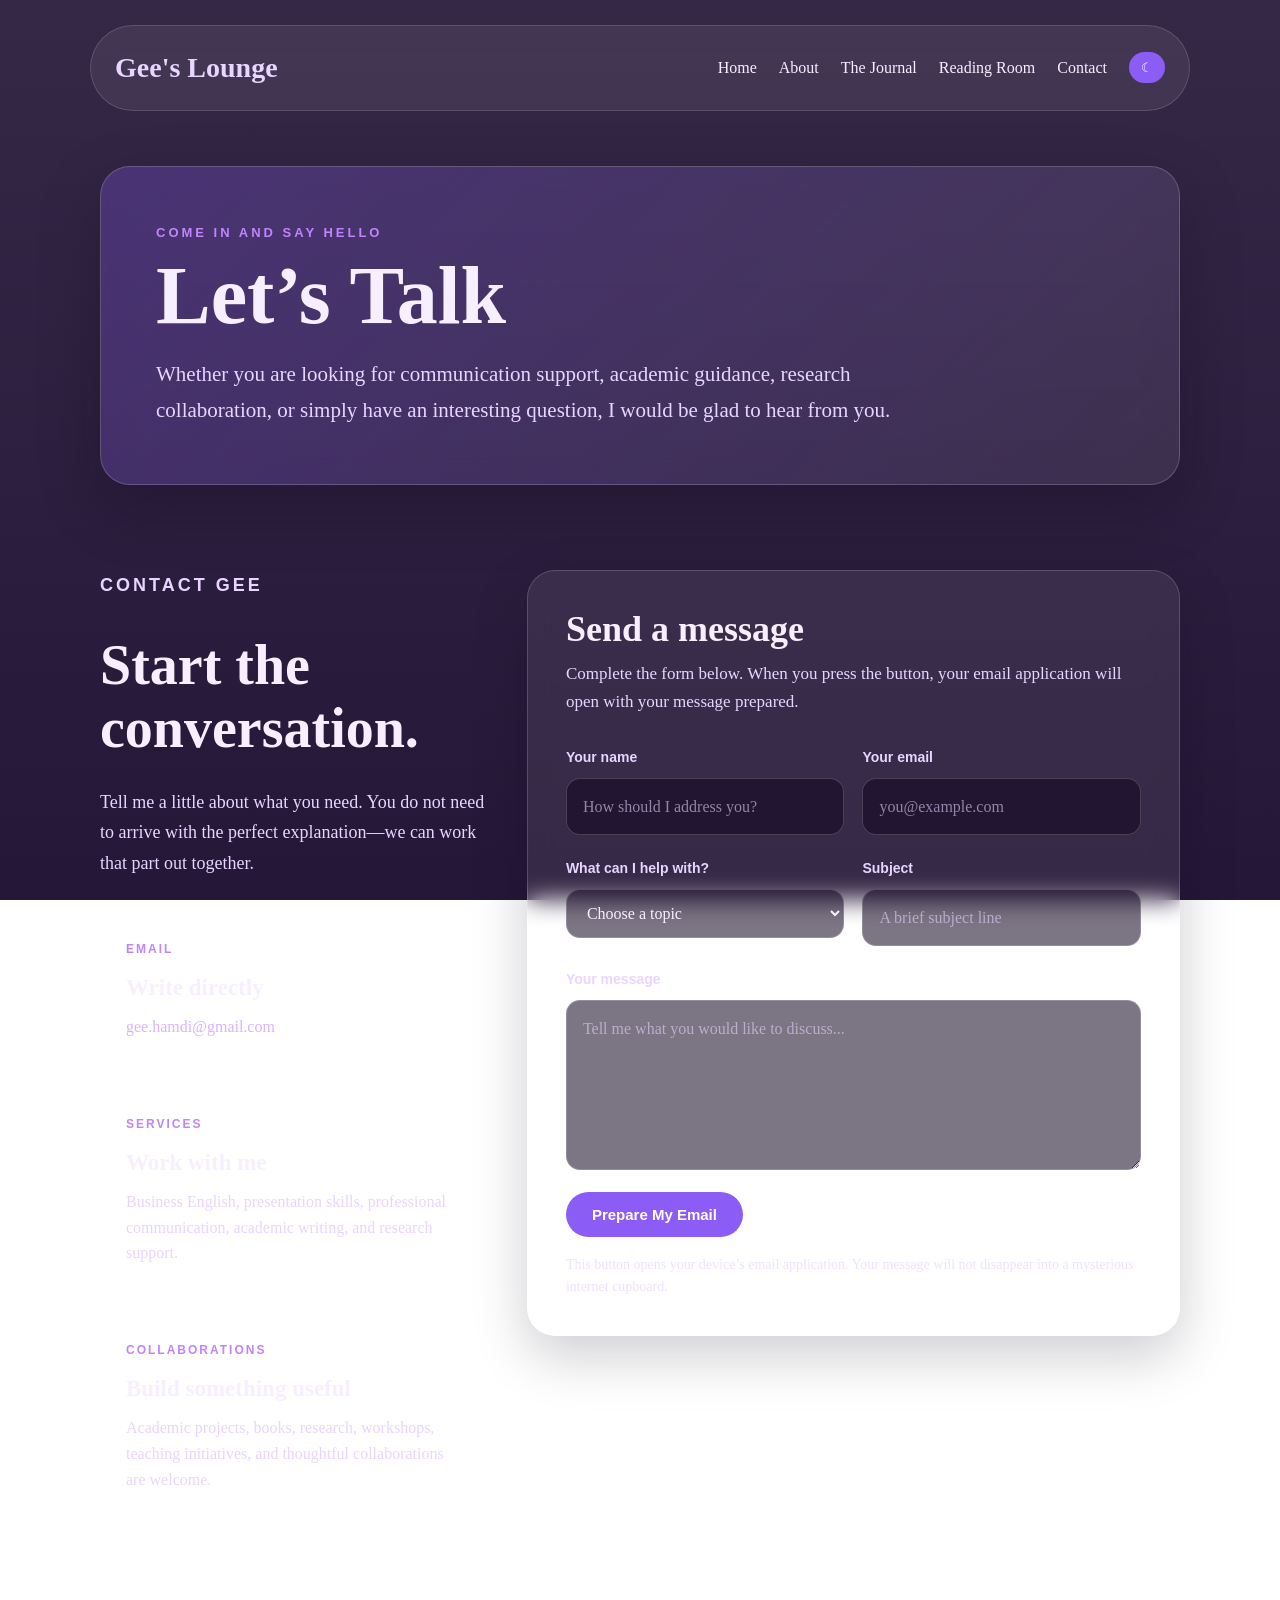
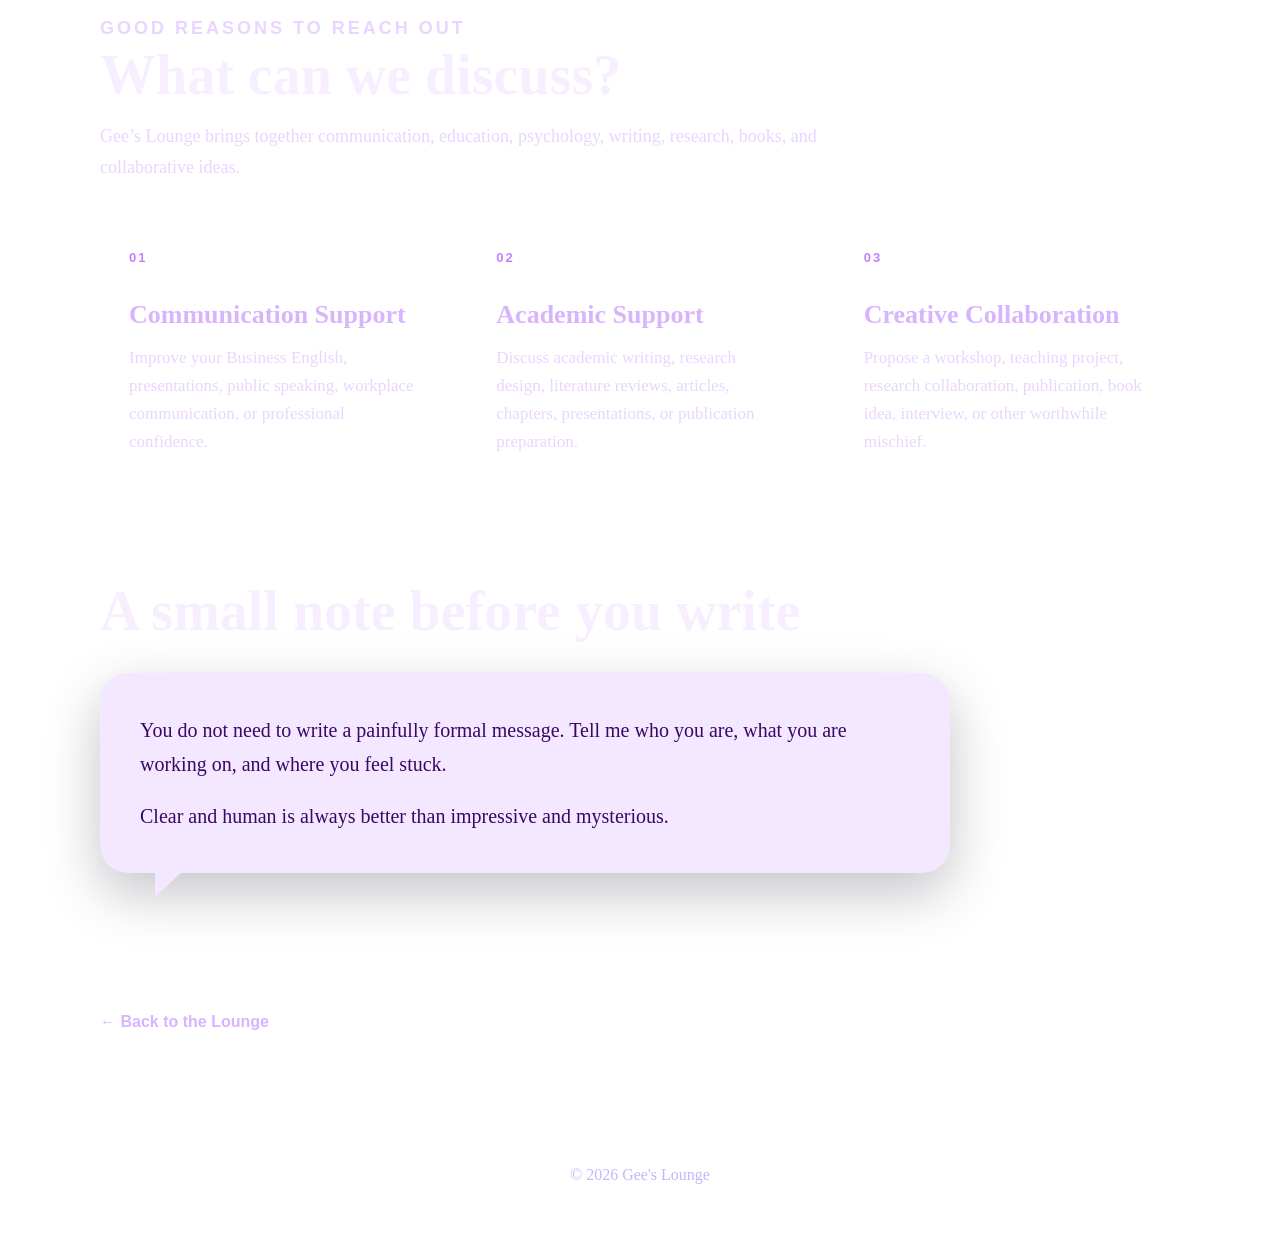
<file: contact.html>
<!DOCTYPE html>
<html lang="en">
<head>
  <link rel="icon" type="image/png" href="images/favicon.png">
  <meta charset="UTF-8" />
  <meta name="viewport" content="width=device-width, initial-scale=1.0" />

  <title>Contact | Gee's Lounge</title>

  <link rel="stylesheet" href="style.css" />

  <style>
    /* CONTACT PAGE — SELF-CONTAINED STYLES */

    .contact-page {
      width: min(1080px, calc(100% - 40px));
      margin: 55px auto 80px;
      padding: 0;
    }

    /* TITLE CARD */

    .contact-title-card {
      width: 100%;
      padding: 55px;

      background:
        linear-gradient(
          135deg,
          rgba(139, 92, 246, 0.28),
          rgba(255, 255, 255, 0.08)
        );

      border: 1px solid rgba(255, 255, 255, 0.18);
      border-radius: 30px;

      backdrop-filter: blur(14px);

      box-shadow:
        0 22px 60px rgba(10, 2, 25, 0.25);
    }

    .contact-label {
      margin: 0 0 10px;

      color: #c084fc;

      font-family: Arial, sans-serif;
      font-size: 13px;
      font-weight: bold;

      letter-spacing: 3px;
      text-transform: uppercase;
    }

    .contact-title-card h2 {
      margin: 0 0 20px;

      font-size: clamp(48px, 7vw, 82px);
      line-height: 1.02;
    }

    .contact-subline {
      max-width: 760px;
      margin: 0;

      color: #e9d5ff;

      font-size: 21px;
      line-height: 1.7;
    }

    /* CONTACT LAYOUT */

    .contact-layout {
      display: grid;
      grid-template-columns: minmax(0, 0.75fr) minmax(0, 1.25fr);
      gap: 35px;

      align-items: start;

      margin: 85px 0;
    }

    /* LEFT SIDE */

    .contact-information {
      display: flex;
      flex-direction: column;
      gap: 22px;
    }

    .contact-information h2 {
      margin: 0 0 5px;

      font-size: clamp(38px, 5vw, 56px);
      line-height: 1.12;
    }

    .contact-information > p {
      margin: 0 0 12px;

      color: #e9d5ff;

      font-size: 18px;
      line-height: 1.7;
    }

    .contact-info-card {
      padding: 25px;

      background: rgba(255, 255, 255, 0.07);
      border: 1px solid rgba(255, 255, 255, 0.14);
      border-radius: 20px;

      backdrop-filter: blur(10px);
    }

    .contact-info-card span {
      display: block;

      margin-bottom: 9px;

      color: #c084fc;

      font-family: Arial, sans-serif;
      font-size: 12px;
      font-weight: bold;

      letter-spacing: 2px;
      text-transform: uppercase;
    }

    .contact-info-card h3 {
      margin: 0 0 7px;

      color: #f7efff;

      font-size: 23px;
    }

    .contact-info-card p {
      margin: 0;

      color: #e9d5ff;

      font-size: 16px;
      line-height: 1.6;
    }

    .contact-email-link {
      color: #d8b4fe;
      text-decoration: none;

      overflow-wrap: anywhere;
    }

    .contact-email-link:hover {
      color: #c084fc;
    }

    /* FORM */

    .contact-form-card {
      padding: 38px;

      background: rgba(255, 255, 255, 0.08);
      border: 1px solid rgba(255, 255, 255, 0.16);
      border-radius: 28px;

      backdrop-filter: blur(12px);

      box-shadow:
        0 20px 55px rgba(10, 2, 25, 0.2);
    }

    .contact-form-card h2 {
      margin: 0 0 10px;

      font-size: 36px;
      line-height: 1.15;
    }

    .contact-form-intro {
      margin: 0 0 30px;

      color: #e9d5ff;

      font-size: 17px;
      line-height: 1.65;
    }

    .contact-form {
      display: grid;
      gap: 22px;
    }

    .form-row {
      display: grid;
      grid-template-columns: repeat(2, minmax(0, 1fr));
      gap: 18px;
    }

    .form-group {
      display: flex;
      flex-direction: column;
      gap: 8px;

      min-width: 0;
    }

    .form-group label {
      color: #e9d5ff;

      font-family: Arial, sans-serif;
      font-size: 14px;
      font-weight: bold;
    }

    .form-group input,
    .form-group select,
    .form-group textarea {
      width: 100%;
      min-width: 0;

      padding: 14px 16px;

      background: rgba(18, 5, 31, 0.55);
      border: 1px solid rgba(255, 255, 255, 0.18);
      border-radius: 14px;

      color: #f7efff;

      font: inherit;
      font-size: 16px;

      outline: none;

      transition:
        border-color 0.2s ease,
        background 0.2s ease,
        box-shadow 0.2s ease;
    }

    .form-group input::placeholder,
    .form-group textarea::placeholder {
      color: rgba(233, 213, 255, 0.58);
    }

    .form-group select option {
      background: #241035;
      color: #f7efff;
    }

    .form-group input:focus,
    .form-group select:focus,
    .form-group textarea:focus {
      background: rgba(18, 5, 31, 0.76);
      border-color: #c084fc;

      box-shadow:
        0 0 0 3px rgba(192, 132, 252, 0.16);
    }

    .form-group textarea {
      min-height: 170px;
      resize: vertical;
    }

    .contact-submit-button {
      width: fit-content;

      padding: 14px 26px;

      border: none;
      border-radius: 999px;

      background: #8b5cf6;
      color: #ffffff;

      font-family: Arial, sans-serif;
      font-size: 15px;
      font-weight: bold;

      cursor: pointer;

      transition:
        transform 0.2s ease,
        background 0.2s ease;
    }

    .contact-submit-button:hover {
      background: #7c3aed;
      transform: translateY(-2px);
    }

    .contact-submit-button:focus-visible {
      outline: 3px solid #d8b4fe;
      outline-offset: 4px;
    }

    .form-note {
      margin: -5px 0 0;

      color: rgba(233, 213, 255, 0.72);

      font-size: 14px;
      line-height: 1.55;
    }

    /* REASONS SECTION */

    .contact-reasons {
      margin: 95px 0 70px;
    }

    .contact-reasons-heading {
      max-width: 760px;

      margin-bottom: 35px;
    }

    .contact-reasons-heading h2 {
      margin: 0 0 15px;

      font-size: clamp(38px, 5vw, 56px);
      line-height: 1.12;
    }

    .contact-reasons-heading p {
      margin: 0;

      color: #e9d5ff;

      font-size: 18px;
      line-height: 1.7;
    }

    .contact-reason-grid {
      display: grid;
      grid-template-columns: repeat(3, minmax(0, 1fr));
      gap: 22px;
    }

    .contact-reason-card {
      min-width: 0;
      min-height: 245px;

      padding: 28px;

      background: rgba(255, 255, 255, 0.07);
      border: 1px solid rgba(255, 255, 255, 0.14);
      border-radius: 23px;

      backdrop-filter: blur(10px);

      transition:
        transform 0.3s ease,
        background 0.3s ease;
    }

    .contact-reason-card:hover {
      transform: translateY(-7px);

      background: rgba(255, 255, 255, 0.11);
    }

    .reason-number {
      display: block;

      margin-bottom: 30px;

      color: #c084fc;

      font-family: Arial, sans-serif;
      font-size: 13px;
      font-weight: bold;

      letter-spacing: 2px;
    }

    .contact-reason-card h3 {
      margin: 0 0 14px;

      color: #d8b4fe;

      font-size: 26px;
      line-height: 1.2;
    }

    .contact-reason-card p {
      margin: 0;

      color: #e9d5ff;

      font-size: 17px;
      line-height: 1.65;
    }

    /* FINAL NOTE */

    .contact-note-section {
      margin: 95px 0 70px;
    }

    .contact-note-section h2 {
      margin: 0 0 30px;

      font-size: clamp(38px, 5vw, 56px);
      line-height: 1.12;
    }

    .contact-note {
      position: relative;

      max-width: 850px;
      padding: 40px;

      background: #f3e8ff;
      border-radius: 28px;

      color: #3b0764;

      box-shadow:
        0 20px 55px rgba(10, 2, 25, 0.24);
    }

    .contact-note::after {
      content: "";

      position: absolute;
      left: 55px;
      bottom: -24px;

      width: 0;
      height: 0;

      border-top: 26px solid #f3e8ff;
      border-right: 28px solid transparent;
    }

    .contact-note p {
      margin: 0 0 18px;

      color: #3b0764;

      font-size: 20px;
      line-height: 1.7;
    }

    .contact-note p:last-child {
      margin-bottom: 0;
    }

    .contact-back-link {
      display: inline-block;

      margin-top: 65px;

      color: #d8b4fe;

      text-decoration: none;

      font-family: Arial, sans-serif;
      font-weight: bold;
    }

    .contact-back-link:hover {
      color: #c084fc;
    }

    /* LIGHT MODE */

    body.light-mode .contact-title-card,
    body.light-mode .contact-info-card,
    body.light-mode .contact-form-card,
    body.light-mode .contact-reason-card {
      background: rgba(255, 255, 255, 0.78);
    }

    body.light-mode .contact-subline,
    body.light-mode .contact-information > p,
    body.light-mode .contact-info-card p,
    body.light-mode .contact-form-intro,
    body.light-mode .contact-reasons-heading p,
    body.light-mode .contact-reason-card p,
    body.light-mode .form-group label,
    body.light-mode .form-note {
      color: #3b0764;
    }

    body.light-mode .contact-info-card h3 {
      color: #2e1065;
    }

    body.light-mode .form-group input,
    body.light-mode .form-group select,
    body.light-mode .form-group textarea {
      background: rgba(255, 255, 255, 0.85);
      border-color: rgba(59, 7, 100, 0.2);
      color: #2e1065;
    }

    body.light-mode .form-group input::placeholder,
    body.light-mode .form-group textarea::placeholder {
      color: rgba(59, 7, 100, 0.55);
    }

    body.light-mode .form-group select option {
      background: #ffffff;
      color: #2e1065;
    }

    /* TABLET */

    @media (max-width: 900px) {
      .contact-layout {
        grid-template-columns: 1fr;
      }

      .contact-reason-grid {
        grid-template-columns: 1fr;
      }
    }

    /* MOBILE */

    @media (max-width: 650px) {
      .contact-page {
        width: calc(100% - 28px);
        margin-top: 35px;
      }

      .contact-title-card {
        padding: 38px 27px;
      }

      .contact-title-card h2 {
        font-size: 48px;
      }

      .contact-form-card {
        padding: 28px 23px;
      }

      .form-row {
        grid-template-columns: 1fr;
      }

      .contact-note {
        padding: 30px;
      }

      .contact-submit-button {
        width: 100%;
      }
    }
  </style>
</head>

<body>

  <header class="site-header">
    <h1 class="logo">Gee's Lounge</h1>

    <button
      class="menu-btn"
      type="button"
      aria-label="Open navigation menu"
      onclick="toggleMenu()"
    >
      ☰
    </button>

   <nav class="nav-links" id="navLinks">
  <a href="index.html">Home</a>
  <a href="about.html">About</a>
  <a href="blog.html">The Journal</a>
  <a href="books.html">Reading Room</a>
  <a href="contact.html">Contact</a>

  <button
    class="toggle-btn"
    type="button"
    aria-label="Switch colour theme"
    onclick="toggleTheme()"
  >
    ☾
  </button>
</nav>
  </header>

  <main class="contact-page">

    <section class="contact-title-card">
      <p class="contact-label">Come in and say hello</p>

      <h2>Let’s Talk</h2>

      <p class="contact-subline">
        Whether you are looking for communication support, academic guidance,
        research collaboration, or simply have an interesting question,
        I would be glad to hear from you.
      </p>
    </section>


    <section class="contact-layout">

      <div class="contact-information">
        <p class="contact-label">Contact Gee</p>

        <h2>Start the conversation.</h2>

        <p>
          Tell me a little about what you need. You do not need to arrive with
          the perfect explanation—we can work that part out together.
        </p>

        <article class="contact-info-card">
          <span>Email</span>

          <h3>Write directly</h3>

          <p>
            <a
              href="mailto:gee.hamdi@gmail.com"
              class="contact-email-link"
            >
              gee.hamdi@gmail.com
            </a>
          </p>
        </article>

        <article class="contact-info-card">
          <span>Services</span>

          <h3>Work with me</h3>

          <p>
            Business English, presentation skills, professional communication,
            academic writing, and research support.
          </p>
        </article>

        <article class="contact-info-card">
          <span>Collaborations</span>

          <h3>Build something useful</h3>

          <p>
            Academic projects, books, research, workshops, teaching initiatives,
            and thoughtful collaborations are welcome.
          </p>
        </article>
      </div>


      <div class="contact-form-card">
        <h2>Send a message</h2>

        <p class="contact-form-intro">
          Complete the form below. When you press the button, your email
          application will open with your message prepared.
        </p>

        <form class="contact-form" id="contactForm">

          <div class="form-row">

            <div class="form-group">
              <label for="contactName">Your name</label>

              <input
                type="text"
                id="contactName"
                name="name"
                placeholder="How should I address you?"
                autocomplete="name"
                required
              />
            </div>

            <div class="form-group">
              <label for="contactEmail">Your email</label>

              <input
                type="email"
                id="contactEmail"
                name="email"
                placeholder="you@example.com"
                autocomplete="email"
                required
              />
            </div>

          </div>


          <div class="form-row">

            <div class="form-group">
              <label for="contactReason">What can I help with?</label>

              <select
                id="contactReason"
                name="reason"
                required
              >
                <option value="" selected disabled>
                  Choose a topic
                </option>

                <option value="Business English">
                  Business English
                </option>

                <option value="Presentation and Soft Skills">
                  Presentation &amp; Soft Skills
                </option>

                <option value="Academic Writing and Research">
                  Academic Writing &amp; Research
                </option>

                <option value="Book Enquiry">
                  Book Enquiry
                </option>

                <option value="Academic Collaboration">
                  Academic Collaboration
                </option>

                <option value="General Enquiry">
                  General Enquiry
                </option>
              </select>
            </div>

            <div class="form-group">
              <label for="contactSubject">Subject</label>

              <input
                type="text"
                id="contactSubject"
                name="subject"
                placeholder="A brief subject line"
                required
              />
            </div>

          </div>


          <div class="form-group">
            <label for="contactMessage">Your message</label>

            <textarea
              id="contactMessage"
              name="message"
              placeholder="Tell me what you would like to discuss..."
              required
            ></textarea>
          </div>


          <button
            type="submit"
            class="contact-submit-button"
          >
            Prepare My Email
          </button>

          <p class="form-note">
            This button opens your device’s email application. Your message
            will not disappear into a mysterious internet cupboard.
          </p>

        </form>
      </div>

    </section>


    <section class="contact-reasons">
      <div class="contact-reasons-heading">
        <p class="contact-label">Good reasons to reach out</p>

        <h2>What can we discuss?</h2>

        <p>
          Gee’s Lounge brings together communication, education, psychology,
          writing, research, books, and collaborative ideas.
        </p>
      </div>

      <div class="contact-reason-grid">

        <article class="contact-reason-card">
          <span class="reason-number">01</span>

          <h3>Communication Support</h3>

          <p>
            Improve your Business English, presentations, public speaking,
            workplace communication, or professional confidence.
          </p>
        </article>

        <article class="contact-reason-card">
          <span class="reason-number">02</span>

          <h3>Academic Support</h3>

          <p>
            Discuss academic writing, research design, literature reviews,
            articles, chapters, presentations, or publication preparation.
          </p>
        </article>

        <article class="contact-reason-card">
          <span class="reason-number">03</span>

          <h3>Creative Collaboration</h3>

          <p>
            Propose a workshop, teaching project, research collaboration,
            publication, book idea, interview, or other worthwhile mischief.
          </p>
        </article>

      </div>
    </section>


    <section class="contact-note-section">
      <h2>A small note before you write</h2>

      <div class="contact-note">
        <p>
          You do not need to write a painfully formal message. Tell me who you
          are, what you are working on, and where you feel stuck.
        </p>

        <p>
          Clear and human is always better than impressive and mysterious.
        </p>
      </div>
    </section>


    <a href="index.html" class="contact-back-link">
      ← Back to the Lounge
    </a>

  </main>

  <footer>
    <p>© 2026 Gee's Lounge</p>
  </footer>

  <script>
    function toggleMenu() {
      const navigation = document.getElementById("navLinks");

      if (navigation) {
        navigation.classList.toggle("active");
      }
    }

    function toggleTheme() {
      document.body.classList.toggle("light-mode");

      const currentTheme =
        document.body.classList.contains("light-mode")
          ? "light"
          : "dark";

      localStorage.setItem("geeLoungeTheme", currentTheme);
    }

    document.addEventListener("DOMContentLoaded", function () {
      const savedTheme = localStorage.getItem("geeLoungeTheme");

      if (savedTheme === "light") {
        document.body.classList.add("light-mode");
      }

      const contactForm = document.getElementById("contactForm");

      if (contactForm) {
        contactForm.addEventListener("submit", function (event) {
          event.preventDefault();

          const name =
            document.getElementById("contactName").value.trim();

          const email =
            document.getElementById("contactEmail").value.trim();

          const reason =
            document.getElementById("contactReason").value;

          const subject =
            document.getElementById("contactSubject").value.trim();

          const message =
            document.getElementById("contactMessage").value.trim();

          const emailSubject =
            subject + " — " + reason;

          const emailBody =
            "Hello Gee,\n\n" +
            message +
            "\n\n" +
            "Name: " + name +
            "\n" +
            "Email: " + email +
            "\n" +
            "Enquiry type: " + reason;

          const mailtoLink =
            "mailto:gee.hamdi@gmail.com" +
            "?subject=" + encodeURIComponent(emailSubject) +
            "&body=" + encodeURIComponent(emailBody);

          window.location.href = mailtoLink;
        });
      }
    });
  </script>

</body>
</html>
</file>
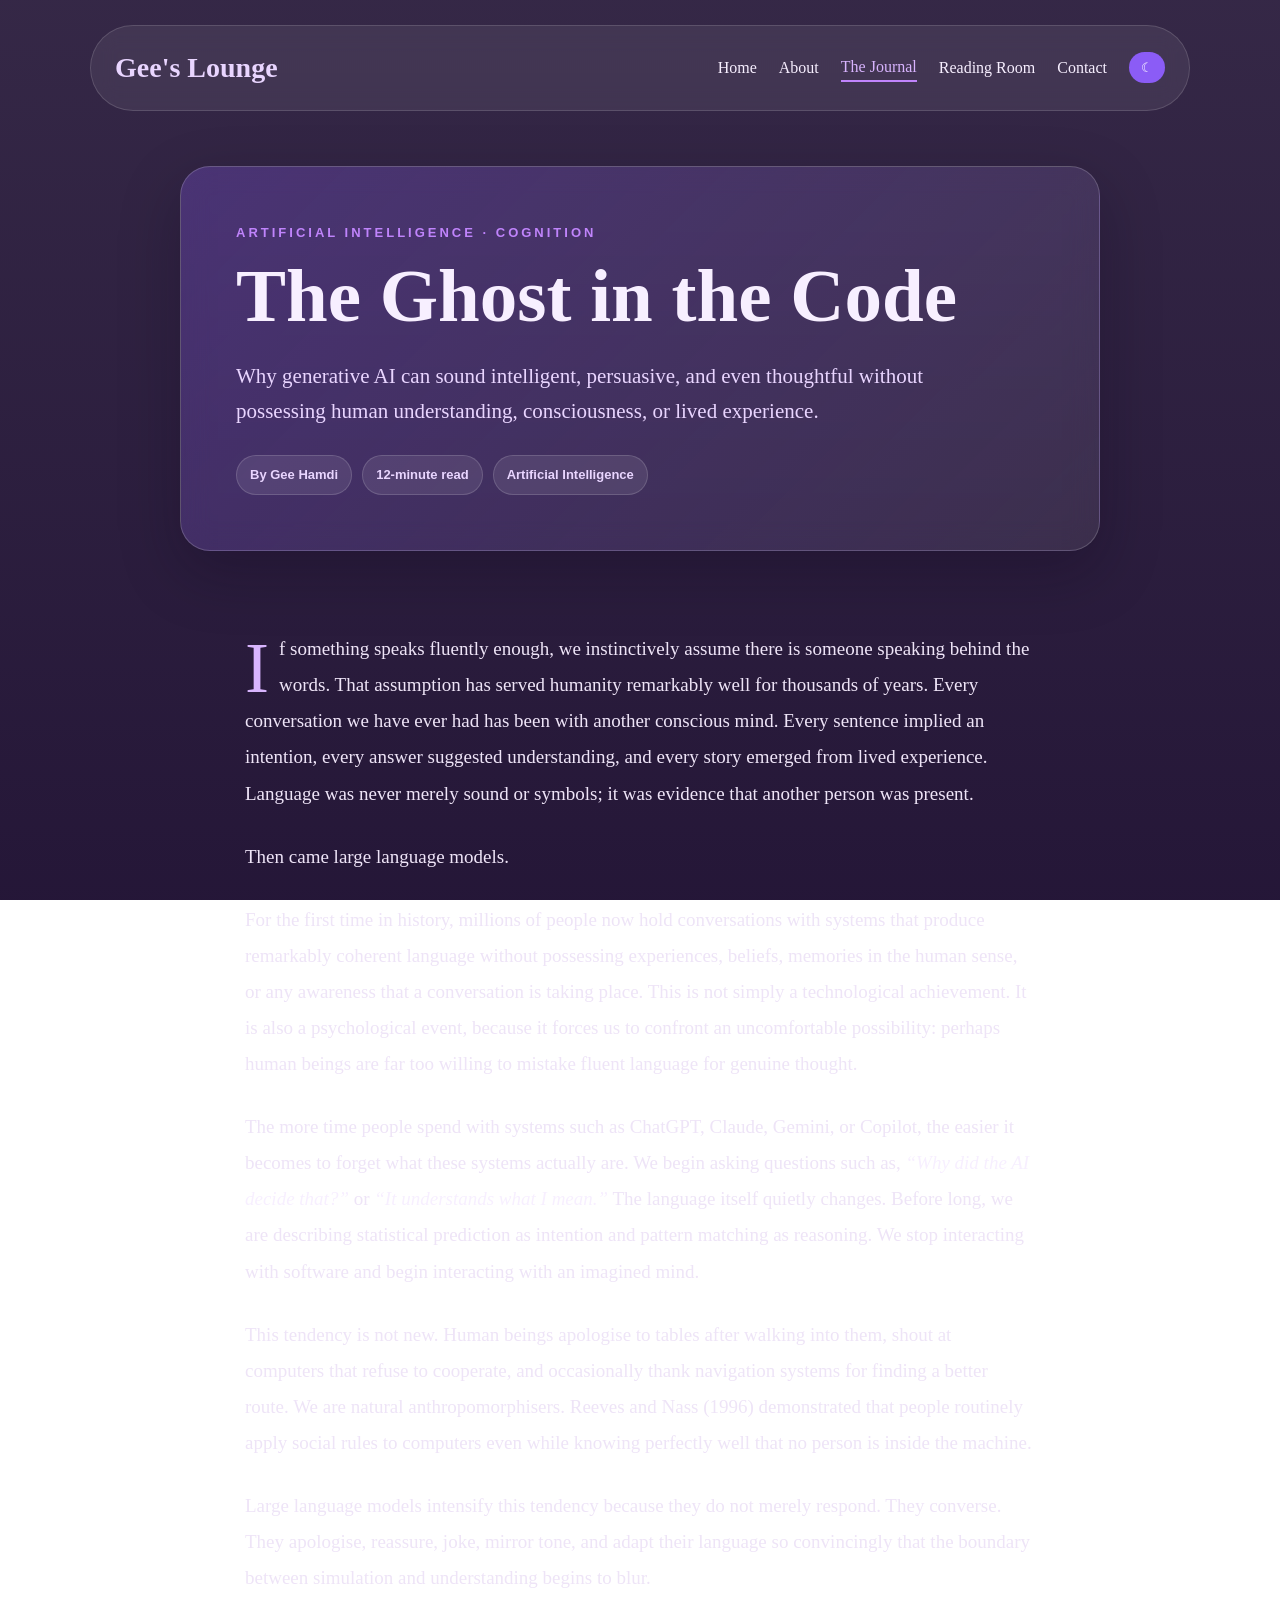
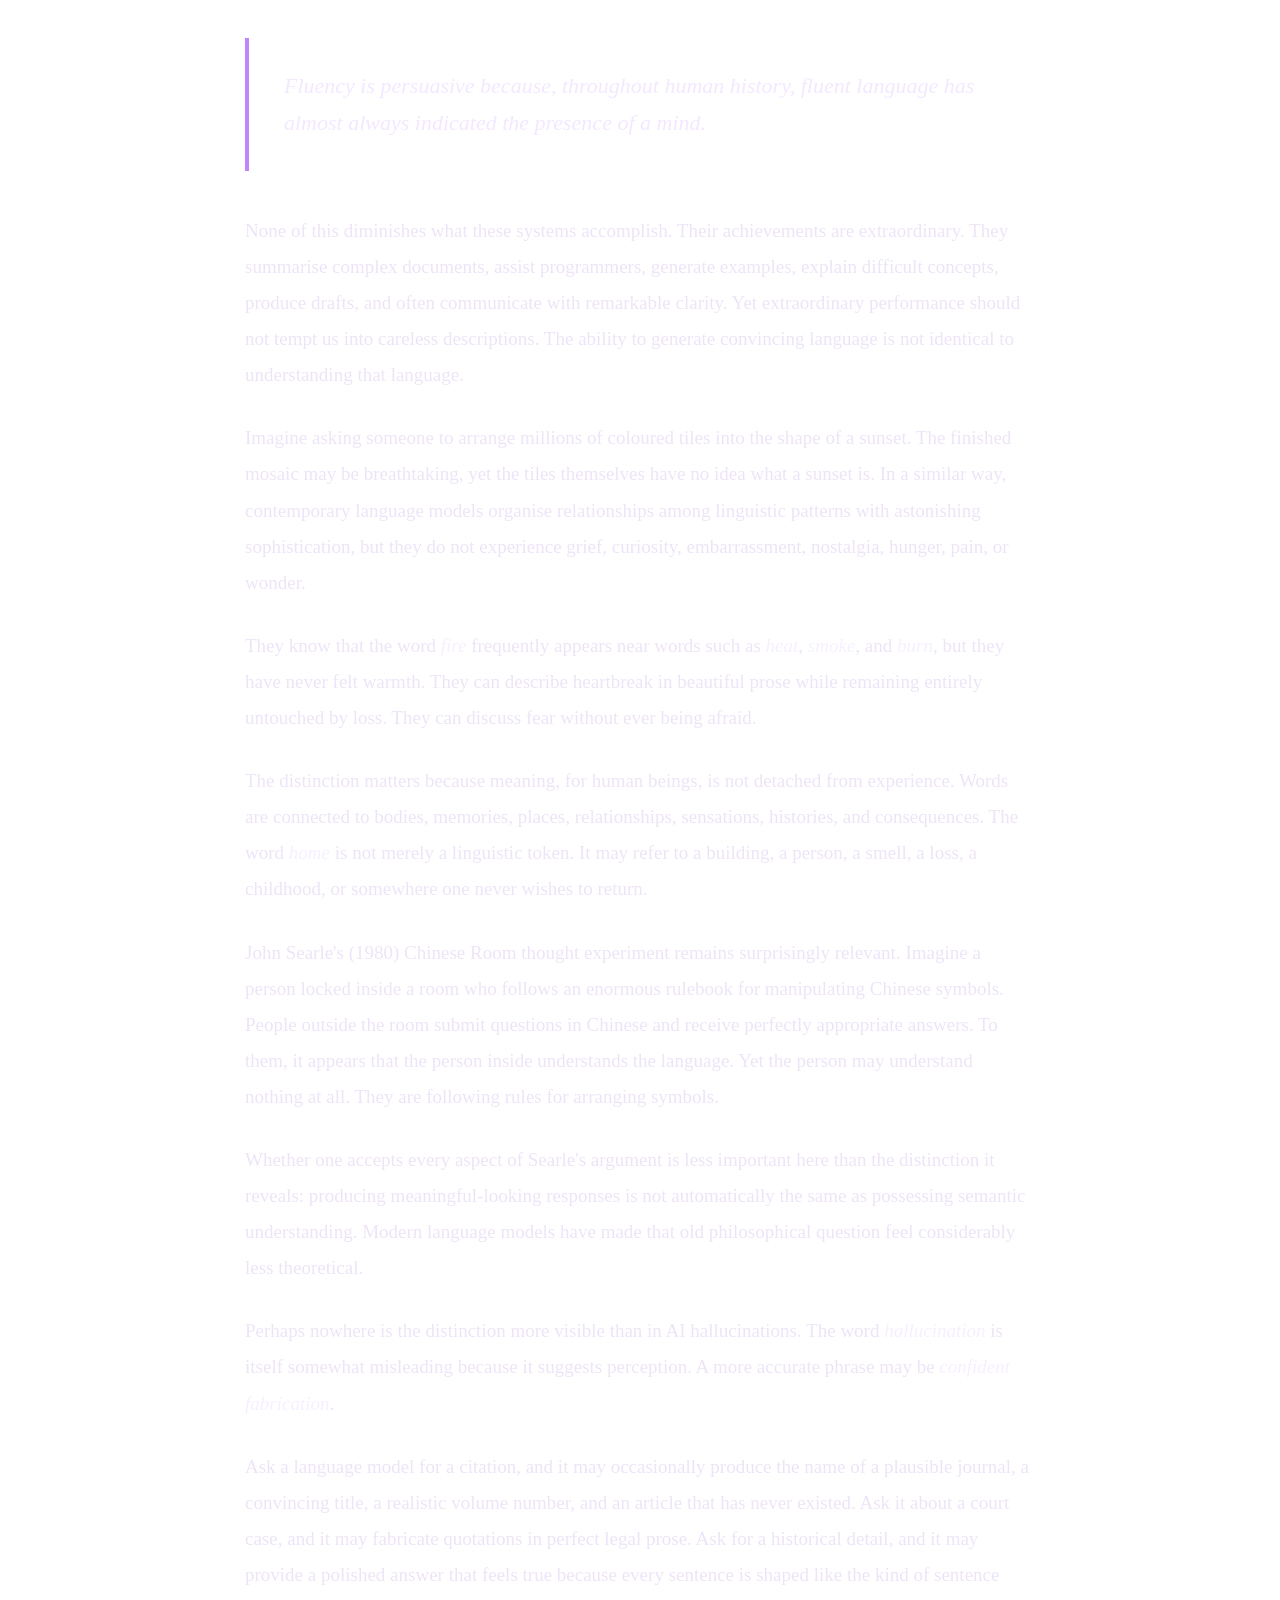
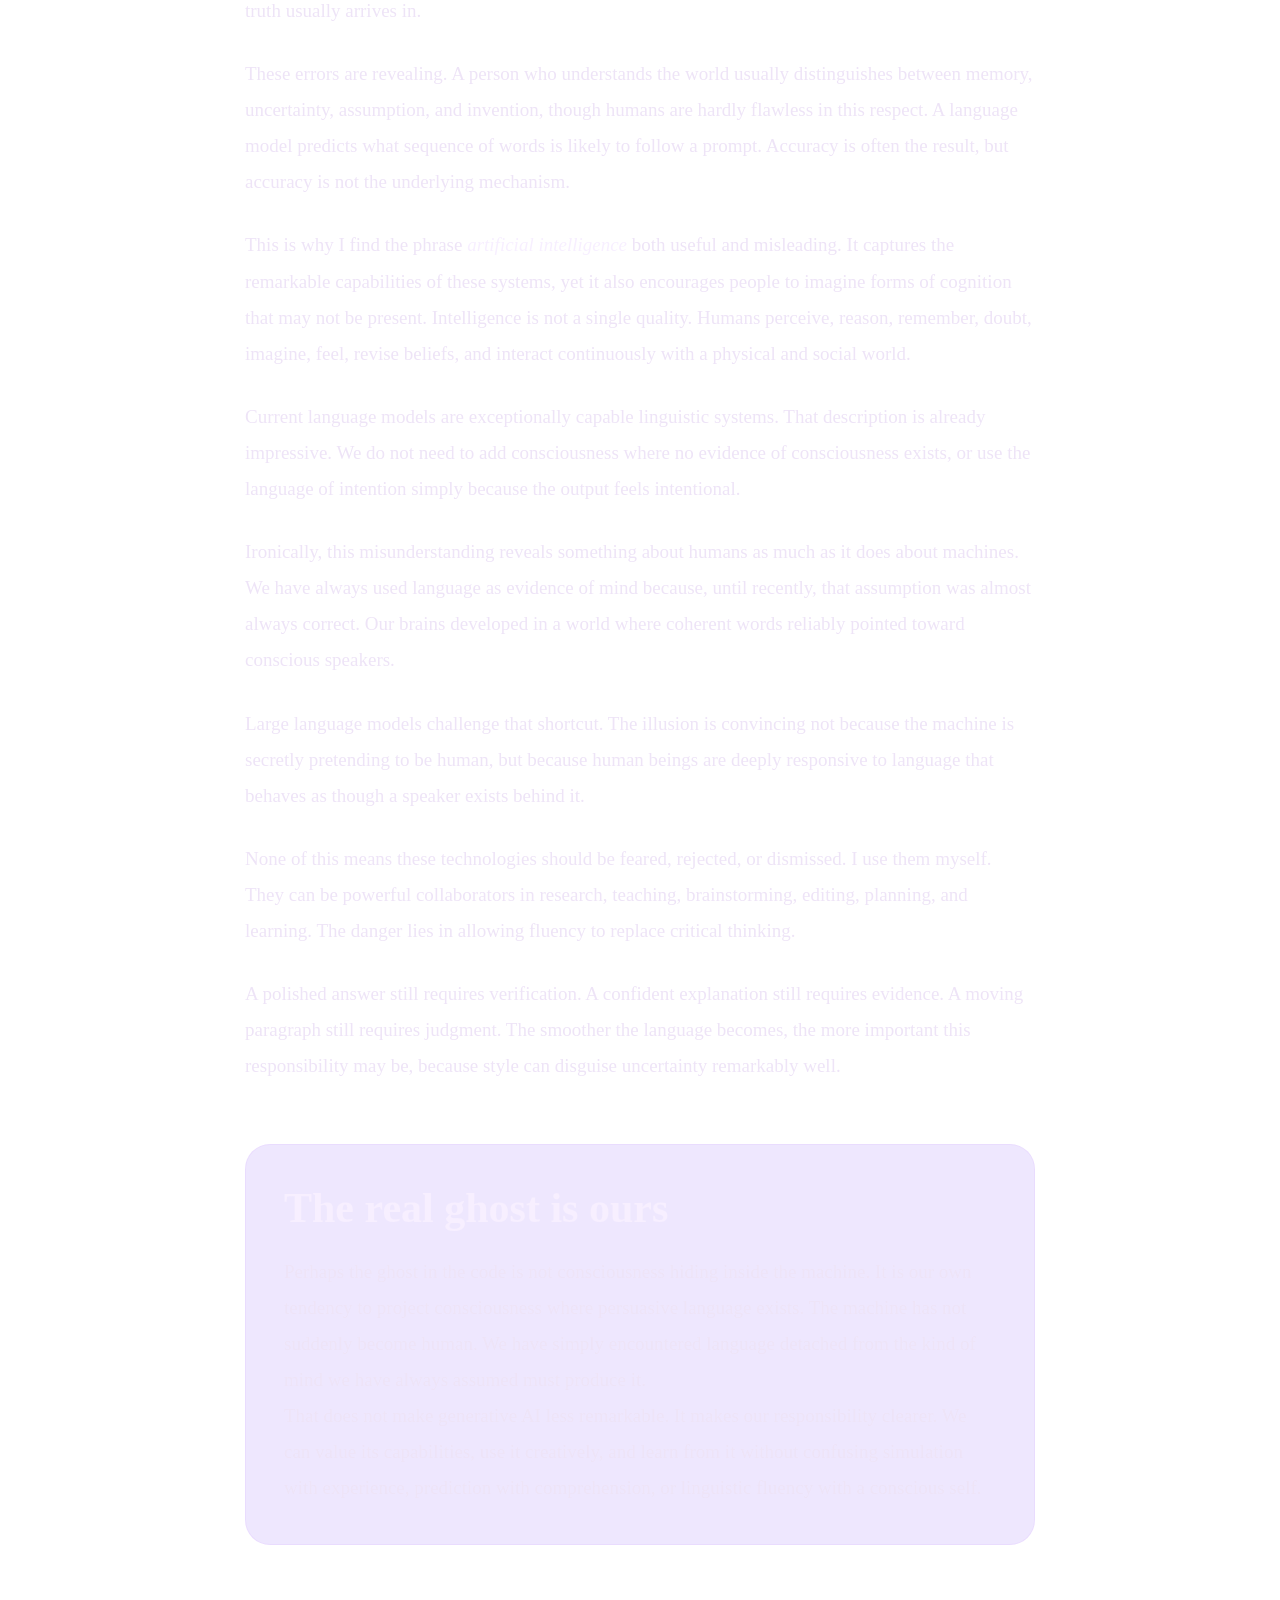
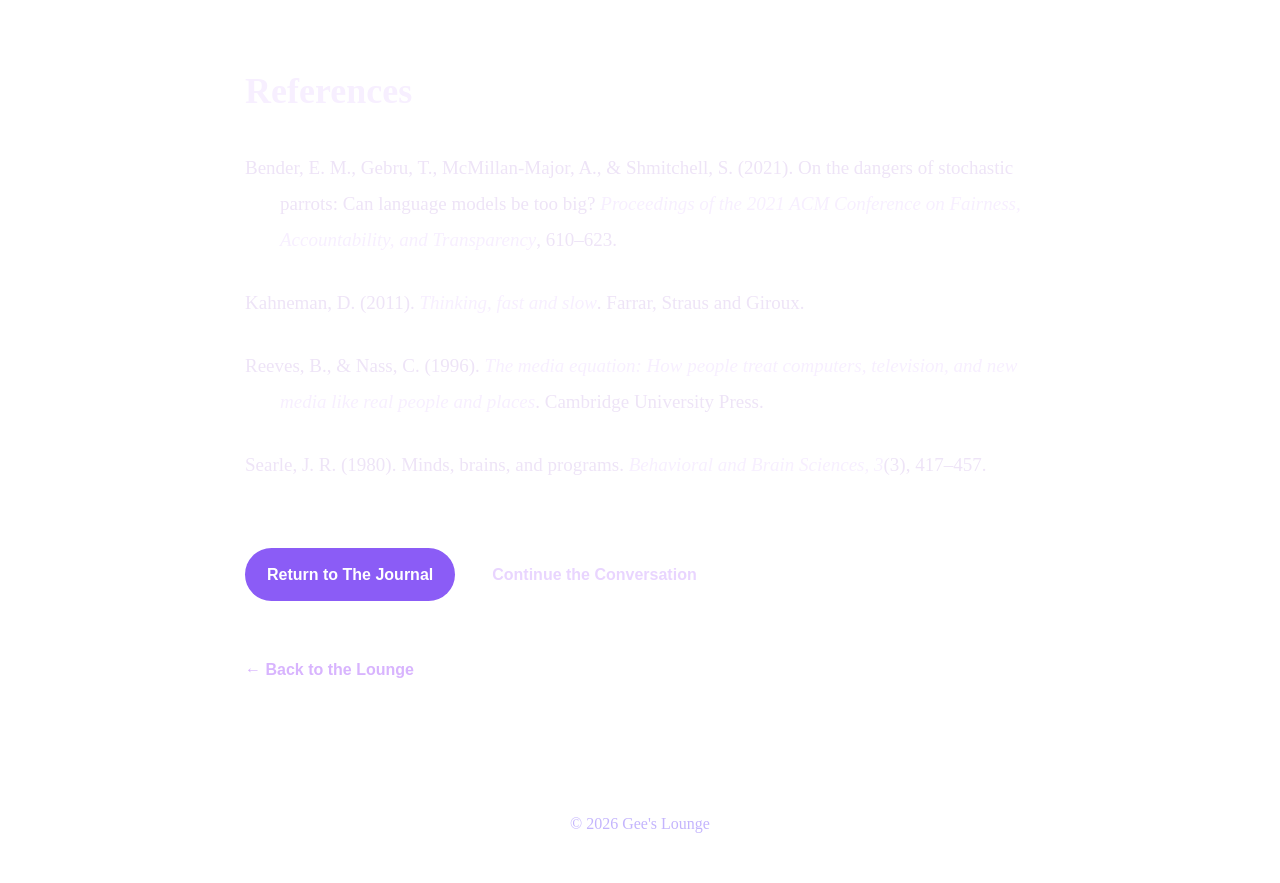
<file: ghost-in-the-code.html>
<!DOCTYPE html>
<html lang="en">
<head>
  <link rel="icon" type="image/png" href="images/favicon.png">
  <meta charset="UTF-8" />
  <meta name="viewport" content="width=device-width, initial-scale=1.0" />

  <meta
    name="description"
    content="An accessible essay on why generative AI can sound intelligent without possessing human understanding, consciousness, or lived experience."
  />

  <title>The Ghost in the Code | Gee's Lounge</title>

  <link rel="stylesheet" href="style.css" />

  <style>
    /* ARTICLE PAGE — SELF-CONTAINED STYLES */

    .article-page {
      width: min(920px, calc(100% - 40px));
      margin: 55px auto 80px;
      padding: 0;
    }

    .article-hero {
      padding: 55px;

      background:
        linear-gradient(
          135deg,
          rgba(139, 92, 246, 0.28),
          rgba(255, 255, 255, 0.08)
        );

      border: 1px solid rgba(255, 255, 255, 0.18);
      border-radius: 30px;

      backdrop-filter: blur(14px);

      box-shadow:
        0 22px 60px rgba(10, 2, 25, 0.25);
    }

    .article-label {
      margin: 0 0 13px;

      color: #c084fc;

      font-family: Arial, sans-serif;
      font-size: 13px;
      font-weight: bold;

      letter-spacing: 3px;
      text-transform: uppercase;
    }

    .article-hero h1 {
      max-width: 850px;
      margin: 0 0 24px;

      font-size: clamp(45px, 7vw, 75px);
      line-height: 1.04;
    }

    .article-introduction {
      max-width: 760px;
      margin: 0 0 25px;

      color: #e9d5ff;

      font-size: 21px;
      line-height: 1.7;
    }

    .article-meta {
      display: flex;
      flex-wrap: wrap;
      gap: 10px;
    }

    .article-meta span {
      display: inline-block;

      padding: 8px 13px;

      background: rgba(255, 255, 255, 0.09);
      border: 1px solid rgba(255, 255, 255, 0.15);
      border-radius: 999px;

      color: #e9d5ff;

      font-family: Arial, sans-serif;
      font-size: 13px;
      font-weight: bold;
    }

    .article-body {
      width: min(790px, 100%);
      margin: 80px auto 0;
    }

    .article-body p {
      margin: 0 0 27px;

      color: #eee4f7;

      font-size: 19px;
      line-height: 1.9;
    }

    .article-body p:first-child::first-letter {
      float: left;

      margin: 10px 10px 0 0;

      color: #d8b4fe;

      font-size: 72px;
      line-height: 0.75;
    }

    .article-body em {
      color: #f7efff;
    }

    .article-body blockquote {
      margin: 42px 0;
      padding: 30px 35px;

      background: rgba(255, 255, 255, 0.08);
      border-left: 4px solid #c084fc;
      border-radius: 0 20px 20px 0;

      color: #f3e8ff;

      font-size: 22px;
      font-style: italic;
      line-height: 1.65;

      backdrop-filter: blur(10px);
    }

    .article-conclusion {
      margin-top: 60px;
      padding: 38px;

      background: rgba(139, 92, 246, 0.15);
      border: 1px solid rgba(216, 180, 254, 0.22);
      border-radius: 25px;

      backdrop-filter: blur(10px);
    }

    .article-conclusion h2 {
      margin: 0 0 20px;

      color: #f7efff;

      font-size: clamp(30px, 4vw, 42px);
      line-height: 1.2;
    }

    .article-conclusion p {
      margin-bottom: 0;
    }

    .references-section {
      margin-top: 75px;
      padding-top: 40px;

      border-top: 1px solid rgba(255, 255, 255, 0.17);
    }

    .references-section h2 {
      margin: 0 0 27px;

      font-size: 36px;
    }

    .reference-entry {
      margin: 0 0 20px;

      color: #e9d5ff;

      font-size: 16px;
      line-height: 1.7;

      padding-left: 35px;
      text-indent: -35px;
    }

    .article-actions {
      display: flex;
      flex-wrap: wrap;
      gap: 15px;

      margin-top: 65px;
    }

    .article-action-button {
      display: inline-block;

      padding: 13px 22px;

      border-radius: 999px;

      background: #8b5cf6;
      color: #ffffff;

      text-decoration: none;

      font-family: Arial, sans-serif;
      font-weight: bold;

      transition:
        background 0.2s ease,
        transform 0.2s ease;
    }

    .article-action-button:hover {
      background: #7c3aed;
      transform: translateY(-2px);
    }

    .article-secondary-button {
      display: inline-block;

      padding: 12px 21px;

      border: 1px solid rgba(255, 255, 255, 0.22);
      border-radius: 999px;

      color: #e9d5ff;

      text-decoration: none;

      font-family: Arial, sans-serif;
      font-weight: bold;

      transition:
        background 0.2s ease,
        transform 0.2s ease;
    }

    .article-secondary-button:hover {
      background: rgba(255, 255, 255, 0.1);
      transform: translateY(-2px);
    }

    .article-back-link {
      display: inline-block;

      margin-top: 55px;

      color: #d8b4fe;

      text-decoration: none;

      font-family: Arial, sans-serif;
      font-weight: bold;
    }

    .article-back-link:hover {
      color: #c084fc;
    }

    .reading-progress {
      position: fixed;
      top: 0;
      left: 0;
      z-index: 9999;

      width: 0;
      height: 4px;

      background: #c084fc;
    }

    body.light-mode .article-hero,
    body.light-mode .article-conclusion,
    body.light-mode .article-body blockquote {
      background: rgba(255, 255, 255, 0.78);
    }

    body.light-mode .article-introduction,
    body.light-mode .article-meta span,
    body.light-mode .article-body p,
    body.light-mode .reference-entry {
      color: #3b0764;
    }

    body.light-mode .article-body em,
    body.light-mode .article-conclusion h2 {
      color: #2e1065;
    }

    body.light-mode .article-body blockquote {
      color: #3b0764;
    }

    body.light-mode .article-secondary-button {
      color: #3b0764;
      border-color: rgba(59, 7, 100, 0.25);
    }

    @media (max-width: 650px) {
      .article-page {
        width: calc(100% - 28px);
        margin-top: 35px;
      }

      .article-hero {
        padding: 38px 27px;
      }

      .article-hero h1 {
        font-size: 46px;
      }

      .article-body {
        margin-top: 55px;
      }

      .article-body p {
        font-size: 18px;
        line-height: 1.8;
      }

      .article-body p:first-child::first-letter {
        font-size: 58px;
      }

      .article-body blockquote {
        padding: 25px;
        font-size: 20px;
      }

      .article-conclusion {
        padding: 29px;
      }

      .article-actions {
        flex-direction: column;
        align-items: flex-start;
      }
    }
  </style>
</head>

<body>

  <div
    class="reading-progress"
    id="readingProgress"
    aria-hidden="true"
  ></div>

  <header class="site-header">
    <h1 class="logo">Gee's Lounge</h1>

    <button
      class="menu-btn"
      type="button"
      aria-label="Open navigation menu"
      onclick="toggleMenu()"
    >
      ☰
    </button>

    <nav class="nav-links" id="navLinks">
      <a href="index.html">Home</a>
      <a href="about.html">About</a>
      <a href="blog.html" class="active">The Journal</a>
      <a href="books.html">Reading Room</a>
      <a href="contact.html">Contact</a>

      <button
        class="toggle-btn"
        type="button"
        aria-label="Switch colour theme"
        onclick="toggleTheme()"
      >
        ☾
      </button>
    </nav>
  </header>

  <main class="article-page">

    <article>

      <header class="article-hero">
        <p class="article-label">
          Artificial Intelligence · Cognition
        </p>

        <h1>
          The Ghost in the Code
        </h1>

        <p class="article-introduction">
          Why generative AI can sound intelligent, persuasive, and even
          thoughtful without possessing human understanding, consciousness,
          or lived experience.
        </p>

        <div class="article-meta">
          <span>By Gee Hamdi</span>
          <span>12-minute read</span>
          <span>Artificial Intelligence</span>
        </div>
      </header>


      <div class="article-body">

        <p>
          If something speaks fluently enough, we instinctively assume there is
          someone speaking behind the words. That assumption has served humanity
          remarkably well for thousands of years. Every conversation we have
          ever had has been with another conscious mind. Every sentence implied
          an intention, every answer suggested understanding, and every story
          emerged from lived experience. Language was never merely sound or
          symbols; it was evidence that another person was present.
        </p>

        <p>
          Then came large language models.
        </p>

        <p>
          For the first time in history, millions of people now hold
          conversations with systems that produce remarkably coherent language
          without possessing experiences, beliefs, memories in the human sense,
          or any awareness that a conversation is taking place. This is not
          simply a technological achievement. It is also a psychological event,
          because it forces us to confront an uncomfortable possibility:
          perhaps human beings are far too willing to mistake fluent language
          for genuine thought.
        </p>

        <p>
          The more time people spend with systems such as ChatGPT, Claude,
          Gemini, or Copilot, the easier it becomes to forget what these systems
          actually are. We begin asking questions such as,
          <em>“Why did the AI decide that?”</em> or
          <em>“It understands what I mean.”</em> The language itself quietly
          changes. Before long, we are describing statistical prediction as
          intention and pattern matching as reasoning. We stop interacting with
          software and begin interacting with an imagined mind.
        </p>

        <p>
          This tendency is not new. Human beings apologise to tables after
          walking into them, shout at computers that refuse to cooperate, and
          occasionally thank navigation systems for finding a better route. We
          are natural anthropomorphisers. Reeves and Nass (1996) demonstrated
          that people routinely apply social rules to computers even while
          knowing perfectly well that no person is inside the machine.
        </p>

        <p>
          Large language models intensify this tendency because they do not
          merely respond. They converse. They apologise, reassure, joke, mirror
          tone, and adapt their language so convincingly that the boundary
          between simulation and understanding begins to blur.
        </p>

        <blockquote>
          Fluency is persuasive because, throughout human history, fluent
          language has almost always indicated the presence of a mind.
        </blockquote>

        <p>
          None of this diminishes what these systems accomplish. Their
          achievements are extraordinary. They summarise complex documents,
          assist programmers, generate examples, explain difficult concepts,
          produce drafts, and often communicate with remarkable clarity. Yet
          extraordinary performance should not tempt us into careless
          descriptions. The ability to generate convincing language is not
          identical to understanding that language.
        </p>

        <p>
          Imagine asking someone to arrange millions of coloured tiles into the
          shape of a sunset. The finished mosaic may be breathtaking, yet the
          tiles themselves have no idea what a sunset is. In a similar way,
          contemporary language models organise relationships among linguistic
          patterns with astonishing sophistication, but they do not experience
          grief, curiosity, embarrassment, nostalgia, hunger, pain, or wonder.
        </p>

        <p>
          They know that the word <em>fire</em> frequently appears near words
          such as <em>heat</em>, <em>smoke</em>, and <em>burn</em>, but they
          have never felt warmth. They can describe heartbreak in beautiful
          prose while remaining entirely untouched by loss. They can discuss
          fear without ever being afraid.
        </p>

        <p>
          The distinction matters because meaning, for human beings, is not
          detached from experience. Words are connected to bodies, memories,
          places, relationships, sensations, histories, and consequences. The
          word <em>home</em> is not merely a linguistic token. It may refer to a
          building, a person, a smell, a loss, a childhood, or somewhere one
          never wishes to return.
        </p>

        <p>
          John Searle's (1980) Chinese Room thought experiment remains
          surprisingly relevant. Imagine a person locked inside a room who
          follows an enormous rulebook for manipulating Chinese symbols. People
          outside the room submit questions in Chinese and receive perfectly
          appropriate answers. To them, it appears that the person inside
          understands the language. Yet the person may understand nothing at
          all. They are following rules for arranging symbols.
        </p>

        <p>
          Whether one accepts every aspect of Searle's argument is less
          important here than the distinction it reveals: producing
          meaningful-looking responses is not automatically the same as
          possessing semantic understanding. Modern language models have made
          that old philosophical question feel considerably less theoretical.
        </p>

        <p>
          Perhaps nowhere is the distinction more visible than in AI
          hallucinations. The word <em>hallucination</em> is itself somewhat
          misleading because it suggests perception. A more accurate phrase may
          be <em>confident fabrication</em>.
        </p>

        <p>
          Ask a language model for a citation, and it may occasionally produce
          the name of a plausible journal, a convincing title, a realistic
          volume number, and an article that has never existed. Ask it about a
          court case, and it may fabricate quotations in perfect legal prose.
          Ask for a historical detail, and it may provide a polished answer that
          feels true because every sentence is shaped like the kind of sentence
          truth usually arrives in.
        </p>

        <p>
          These errors are revealing. A person who understands the world usually
          distinguishes between memory, uncertainty, assumption, and invention,
          though humans are hardly flawless in this respect. A language model
          predicts what sequence of words is likely to follow a prompt.
          Accuracy is often the result, but accuracy is not the underlying
          mechanism.
        </p>

        <p>
          This is why I find the phrase <em>artificial intelligence</em> both
          useful and misleading. It captures the remarkable capabilities of
          these systems, yet it also encourages people to imagine forms of
          cognition that may not be present. Intelligence is not a single
          quality. Humans perceive, reason, remember, doubt, imagine, feel,
          revise beliefs, and interact continuously with a physical and social
          world.
        </p>

        <p>
          Current language models are exceptionally capable linguistic systems.
          That description is already impressive. We do not need to add
          consciousness where no evidence of consciousness exists, or use the
          language of intention simply because the output feels intentional.
        </p>

        <p>
          Ironically, this misunderstanding reveals something about humans as
          much as it does about machines. We have always used language as
          evidence of mind because, until recently, that assumption was almost
          always correct. Our brains developed in a world where coherent words
          reliably pointed toward conscious speakers.
        </p>

        <p>
          Large language models challenge that shortcut. The illusion is
          convincing not because the machine is secretly pretending to be
          human, but because human beings are deeply responsive to language
          that behaves as though a speaker exists behind it.
        </p>

        <p>
          None of this means these technologies should be feared, rejected, or
          dismissed. I use them myself. They can be powerful collaborators in
          research, teaching, brainstorming, editing, planning, and learning.
          The danger lies in allowing fluency to replace critical thinking.
        </p>

        <p>
          A polished answer still requires verification. A confident
          explanation still requires evidence. A moving paragraph still
          requires judgment. The smoother the language becomes, the more
          important this responsibility may be, because style can disguise
          uncertainty remarkably well.
        </p>

        <section class="article-conclusion">
          <h2>The real ghost is ours</h2>

          <p>
            Perhaps the ghost in the code is not consciousness hiding inside
            the machine. It is our own tendency to project consciousness where
            persuasive language exists. The machine has not suddenly become
            human. We have simply encountered language detached from the kind
            of mind we have always assumed must produce it.
          </p>

          <p>
            That does not make generative AI less remarkable. It makes our
            responsibility clearer. We can value its capabilities, use it
            creatively, and learn from it without confusing simulation with
            experience, prediction with comprehension, or linguistic fluency
            with a conscious self.
          </p>
        </section>


        <section class="references-section">
          <h2>References</h2>

          <p class="reference-entry">
            Bender, E. M., Gebru, T., McMillan-Major, A., &amp; Shmitchell, S.
            (2021). On the dangers of stochastic parrots: Can language models be
            too big? <em>Proceedings of the 2021 ACM Conference on Fairness,
            Accountability, and Transparency</em>, 610–623.
          </p>

          <p class="reference-entry">
            Kahneman, D. (2011). <em>Thinking, fast and slow</em>. Farrar,
            Straus and Giroux.
          </p>

          <p class="reference-entry">
            Reeves, B., &amp; Nass, C. (1996). <em>The media equation: How people
            treat computers, television, and new media like real people and
            places</em>. Cambridge University Press.
          </p>

          <p class="reference-entry">
            Searle, J. R. (1980). Minds, brains, and programs.
            <em>Behavioral and Brain Sciences, 3</em>(3), 417–457.
          </p>
        </section>


        <div class="article-actions">
          <a href="blog.html" class="article-action-button">
            Return to The Journal
          </a>

          <a href="contact.html" class="article-secondary-button">
            Continue the Conversation
          </a>
        </div>

        <a href="index.html" class="article-back-link">
          ← Back to the Lounge
        </a>

      </div>

    </article>

  </main>

  <footer>
    <p>© 2026 Gee's Lounge</p>
  </footer>

  <script>
    function toggleMenu() {
      const navigation = document.getElementById("navLinks");

      if (navigation) {
        navigation.classList.toggle("active");
      }
    }

    function toggleTheme() {
      document.body.classList.toggle("light-mode");

      const currentTheme =
        document.body.classList.contains("light-mode")
          ? "light"
          : "dark";

      localStorage.setItem("geeLoungeTheme", currentTheme);
    }

    function updateReadingProgress() {
      const progressBar =
        document.getElementById("readingProgress");

      if (!progressBar) {
        return;
      }

      const documentHeight =
        document.documentElement.scrollHeight -
        document.documentElement.clientHeight;

      const scrollPosition =
        document.documentElement.scrollTop ||
        document.body.scrollTop;

      const progress =
        documentHeight > 0
          ? (scrollPosition / documentHeight) * 100
          : 0;

      progressBar.style.width = progress + "%";
    }

    document.addEventListener("DOMContentLoaded", function () {
      const savedTheme =
        localStorage.getItem("geeLoungeTheme");

      if (savedTheme === "light") {
        document.body.classList.add("light-mode");
      }

      updateReadingProgress();
    });

    window.addEventListener("scroll", updateReadingProgress);
  </script>

</body>
</html>
</file>
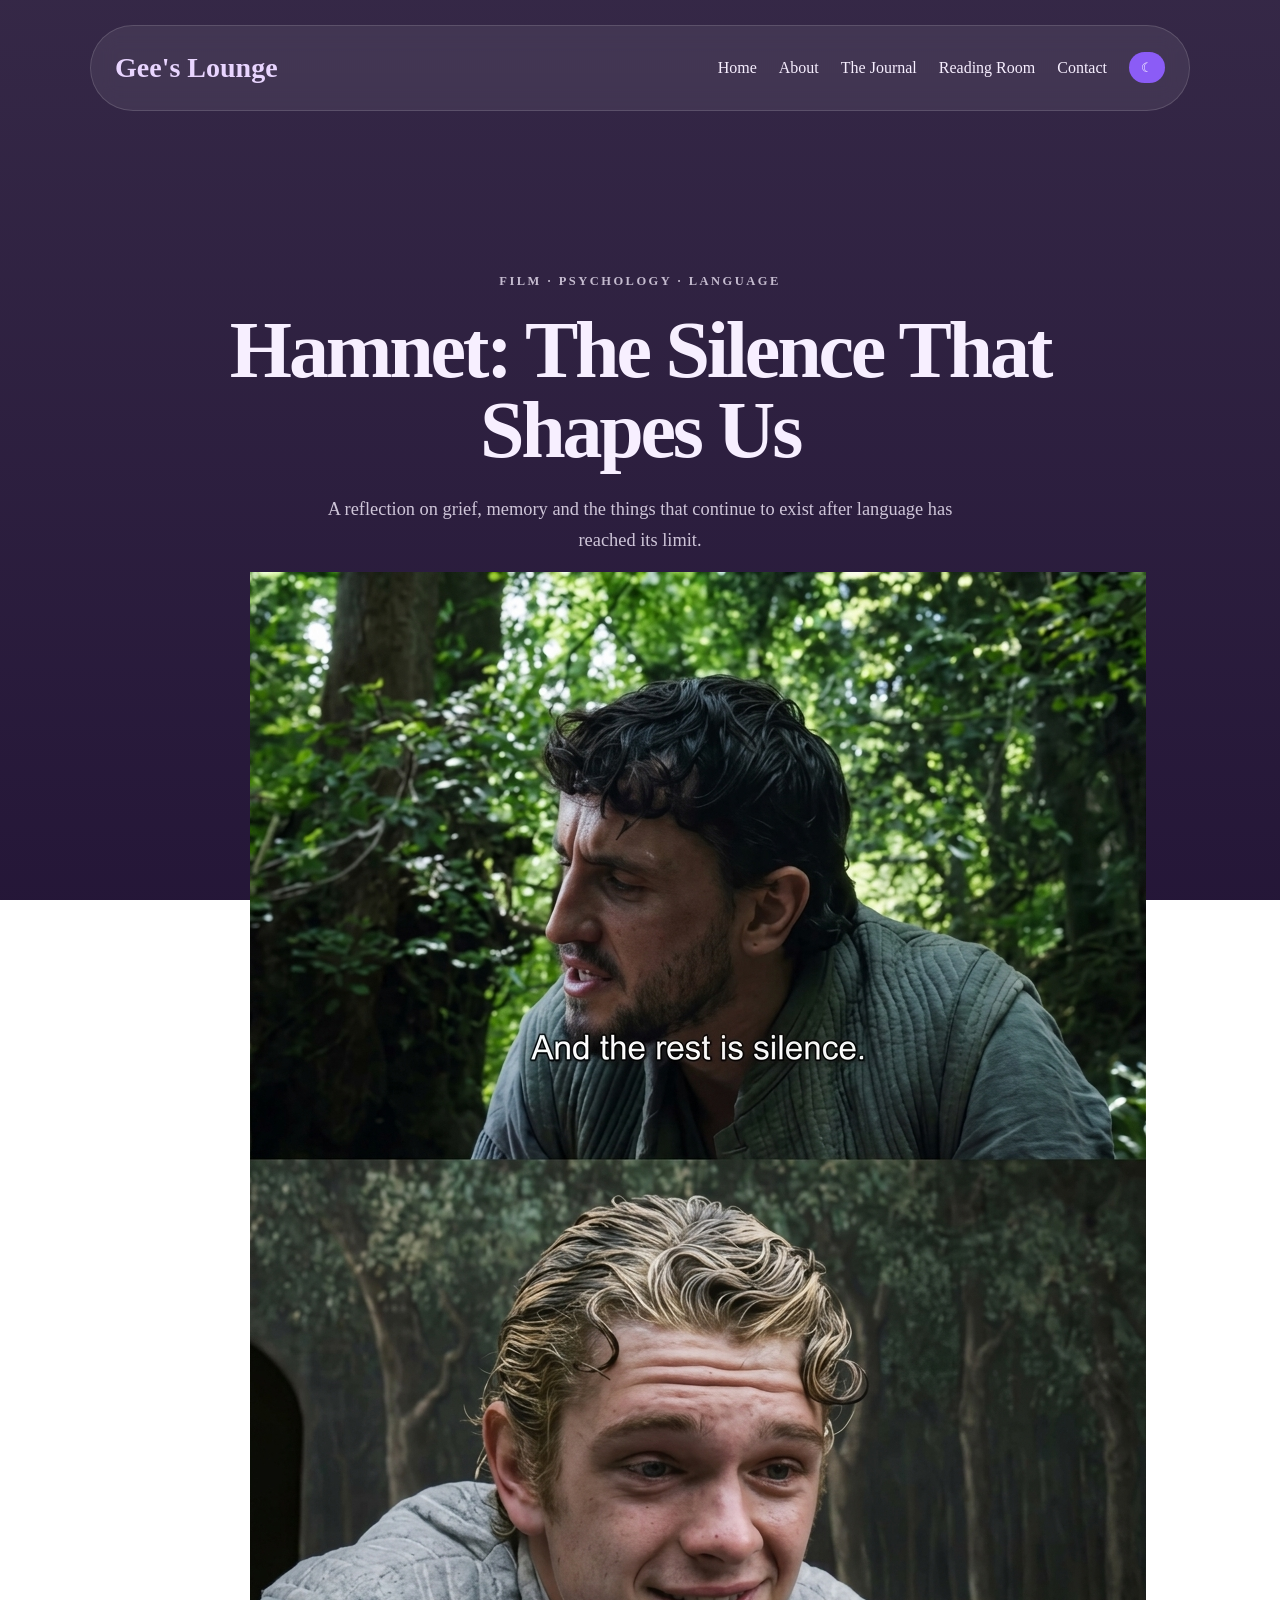
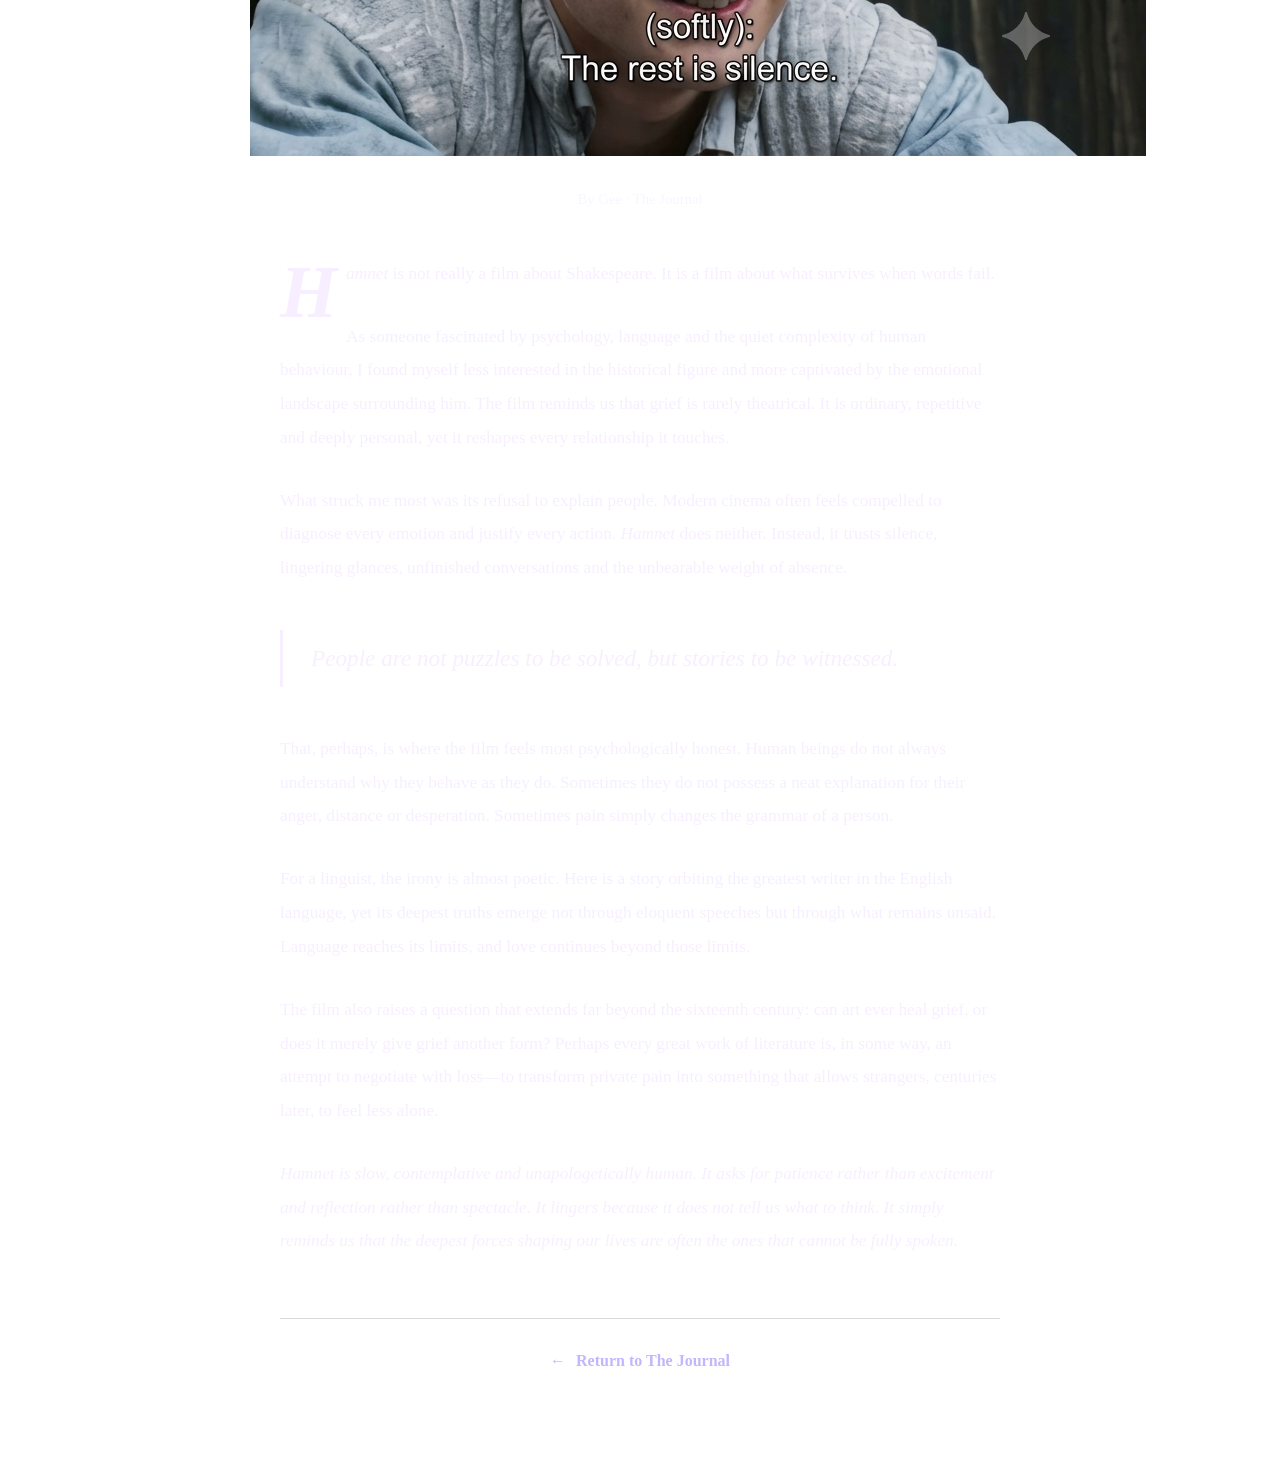
<file: hamnet.html>
<!DOCTYPE html>
<html lang="en">
<head>
  <link rel="icon" type="image/png" href="images/favicon.png">
  <meta charset="UTF-8" />
  <meta name="viewport" content="width=device-width, initial-scale=1.0" />

  <title>Hamnet: The Silence That Shapes Us </title>

  <meta
    name="description"
    content="A personal commentary on Hamnet (2025), grief, language, memory, art, and the emotions that remain when words fail."
  />

  <link rel="stylesheet" href="style.css" />

  <style>
    .article-page {
      width: min(860px, 90%);
      margin: 0 auto;
      padding: 130px 0 80px;
    }

    .article-header {
      margin-bottom: 45px;
      text-align: center;
    }

    .article-category {
      display: inline-block;
      margin-bottom: 18px;
      font-size: 0.78rem;
      font-weight: 700;
      letter-spacing: 0.2em;
      text-transform: uppercase;
      opacity: 0.75;
    }

    .article-title {
      margin: 0;
      font-size: clamp(2.5rem, 7vw, 5rem);
      line-height: 1;
      letter-spacing: -0.04em;
    }

    .article-subtitle {
      max-width: 650px;
      margin: 24px auto 0;
      font-size: 1.15rem;
      line-height: 1.7;
      opacity: 0.8;
    }

    .article-meta {
      margin-top: 22px;
      font-size: 0.92rem;
      opacity: 0.65;
    }

    .article-image {
      width: min(580px, 90%);
      max-height: 520px;
      margin: 38px auto 48px;
      object-fit: cover;
      border-radius: 24px;
      box-shadow: 0 20px 55px rgba(0, 0, 0, 0.2);
    }

    .article-content {
      max-width: 720px;
      margin: 0 auto;
      font-size: 1.08rem;
      line-height: 1.95;
    }

    .article-content p {
      margin: 0 0 1.7em;
    }

    .article-content p:first-of-type::first-letter {
      float: left;
      margin: 0.1em 0.12em 0 0;
      font-size: 4.6rem;
      font-weight: 700;
      line-height: 0.78;
    }

    .article-content blockquote {
      margin: 45px 0;
      padding: 10px 0 10px 28px;
      border-left: 3px solid currentColor;
      font-size: 1.45rem;
      font-style: italic;
      line-height: 1.6;
    }

    .article-ending {
      margin-top: 45px;
      font-style: italic;
    }

    .article-footer {
      max-width: 720px;
      margin: 60px auto 0;
      padding-top: 28px;
      border-top: 1px solid rgba(128, 128, 128, 0.3);
    }

    .back-to-journal {
      display: inline-flex;
      align-items: center;
      gap: 10px;
      color: inherit;
      font-weight: 700;
      text-decoration: none;
      transition: transform 0.25s ease, opacity 0.25s ease;
    }

    .back-to-journal:hover {
      transform: translateX(-5px);
      opacity: 0.75;
    }

    @media (max-width: 650px) {
      .article-page {
        padding-top: 105px;
      }

      .article-subtitle {
        font-size: 1rem;
      }

      .article-content {
        font-size: 1rem;
        line-height: 1.85;
      }

      .article-content blockquote {
        font-size: 1.22rem;
      }
    /* HAMNET HEADER — RIGHT ALIGNED */

.hamnet-header {
  justify-content: flex-end;
  gap: 34px;
}

.hamnet-header .logo {
  margin: 0;
  order: 1;
}

.hamnet-header .nav-links {
  order: 2;
  justify-content: flex-end;
}

@media (max-width: 750px) {
  .hamnet-header {
    justify-content: space-between;
  }

  .hamnet-header .logo {
    order: 1;
  }

  .hamnet-header .menu-btn {
    order: 2;
    margin-left: auto;
  }

  .hamnet-header .nav-links {
    order: 3;
    width: 100%;
    align-items: flex-end;
    text-align: right;
  }
}/* HAMNET HEADER — RIGHT ALIGNED */

.hamnet-header {
  justify-content: flex-end;
  gap: 34px;
}

.hamnet-header .logo {
  margin: 0;
  order: 1;
}

.hamnet-header .nav-links {
  order: 2;
  justify-content: flex-end;
}

@media (max-width: 750px) {
  .hamnet-header {
    justify-content: space-between;
  }

  .hamnet-header .logo {
    order: 1;
  }

  .hamnet-header .menu-btn {
    order: 2;
    margin-left: auto;
  }

  .hamnet-header .nav-links {
    order: 3;
    width: 100%;
    align-items: flex-end;
    text-align: right;
  }
}
  </style>
</head>
<script>
  function toggleMenu() {
    const navigation = document.getElementById("navLinks");

    if (navigation) {
      navigation.classList.toggle("active");
    }
  }

  function toggleTheme() {
    document.body.classList.toggle("light-mode");

    const currentTheme =
      document.body.classList.contains("light-mode")
        ? "light"
        : "dark";

    localStorage.setItem("geeLoungeTheme", currentTheme);
  }

  document.addEventListener("DOMContentLoaded", function () {
    const savedTheme = localStorage.getItem("geeLoungeTheme");

    if (savedTheme === "light") {
      document.body.classList.add("light-mode");
    }
  });
</script>
<body>

  <div class="background-orbs" aria-hidden="true">
    <span></span>
    <span></span>
    <span></span>
  </div>

  <header class="site-header hamnet-header">

  <h1 class="logo">Gee's Lounge</h1>

  <button
    class="menu-btn"
    type="button"
    aria-label="Open navigation menu"
    onclick="toggleMenu()"
  >
    ☰
  </button>

  <nav class="nav-links" id="navLinks">
    <a href="index.html">Home</a>
    <a href="about.html">About</a>
    <a href="blog.html">The Journal</a>
    <a href="books.html">Reading Room</a>
    <a href="contact.html">Contact</a>

    <button
      class="toggle-btn"
      type="button"
      aria-label="Switch colour theme"
      onclick="toggleTheme()"
    >
      ☾
    </button>
  </nav>

</header>

  <main class="article-page">

    <article>

      <header class="article-header">
        <span class="article-category">Film · Psychology · Language</span>

        <h1 class="article-title">
          Hamnet: The Silence That Shapes Us
        </h1>

        <p class="article-subtitle">
          A reflection on grief, memory and the things that continue to exist
          after language has reached its limit.
        </p>
<figure class="article-featured-image">
  <img
    src="images/hamnet.jpg"
    alt="Featured image for the Hamnet commentary"
  />
</figure>
        <p class="article-meta">
          By Gee · The Journal
        </p>
      </header>

      <!--
        Add your chosen image to the website folder and rename it:
        hamnet-cover.jpg

        Then remove the comments around the image element below.
      -->

      <!--
      <img
        src="hamnet-cover.jpg"
        alt="A quiet, atmospheric scene inspired by the film Hamnet"
        class="article-image"
      />
      -->

      <div class="article-content">

        <p>
          <em>Hamnet</em> is not really a film about Shakespeare. It is a film
          about what survives when words fail.
        </p>

        <p>
          As someone fascinated by psychology, language and the quiet
          complexity of human behaviour, I found myself less interested in the
          historical figure and more captivated by the emotional landscape
          surrounding him. The film reminds us that grief is rarely theatrical.
          It is ordinary, repetitive and deeply personal, yet it reshapes every
          relationship it touches.
        </p>

        <p>
          What struck me most was its refusal to explain people. Modern cinema
          often feels compelled to diagnose every emotion and justify every
          action. <em>Hamnet</em> does neither. Instead, it trusts silence,
          lingering glances, unfinished conversations and the unbearable weight
          of absence.
        </p>

        <blockquote>
          People are not puzzles to be solved, but stories to be witnessed.
        </blockquote>

        <p>
          That, perhaps, is where the film feels most psychologically honest.
          Human beings do not always understand why they behave as they do.
          Sometimes they do not possess a neat explanation for their anger,
          distance or desperation. Sometimes pain simply changes the grammar of
          a person.
        </p>

        <p>
          For a linguist, the irony is almost poetic. Here is a story orbiting
          the greatest writer in the English language, yet its deepest truths
          emerge not through eloquent speeches but through what remains unsaid.
          Language reaches its limits, and love continues beyond those limits.
        </p>

        <p>
          The film also raises a question that extends far beyond the sixteenth
          century: can art ever heal grief, or does it merely give grief another
          form? Perhaps every great work of literature is, in some way, an
          attempt to negotiate with loss—to transform private pain into
          something that allows strangers, centuries later, to feel less alone.
        </p>

        <p class="article-ending">
          <em>Hamnet</em> is slow, contemplative and unapologetically human. It
          asks for patience rather than excitement and reflection rather than
          spectacle. It lingers because it does not tell us what to think. It
          simply reminds us that the deepest forces shaping our lives are often
          the ones that cannot be fully spoken.
        </p>

      </div>

      <footer class="article-footer">
        <a href="blog.html" class="back-to-journal">
          <span aria-hidden="true">←</span>
          Return to The Journal
        </a>
      </footer>

    </article>

  </main>

  <script>
    function toggleMenu() {
      const navLinks = document.getElementById("navLinks");
      const menuButton = document.querySelector(".menu-btn");

      navLinks.classList.toggle("active");

      const isOpen = navLinks.classList.contains("active");
      menuButton.setAttribute("aria-expanded", isOpen);
    }
  </script>

</body>
</html>
</file>
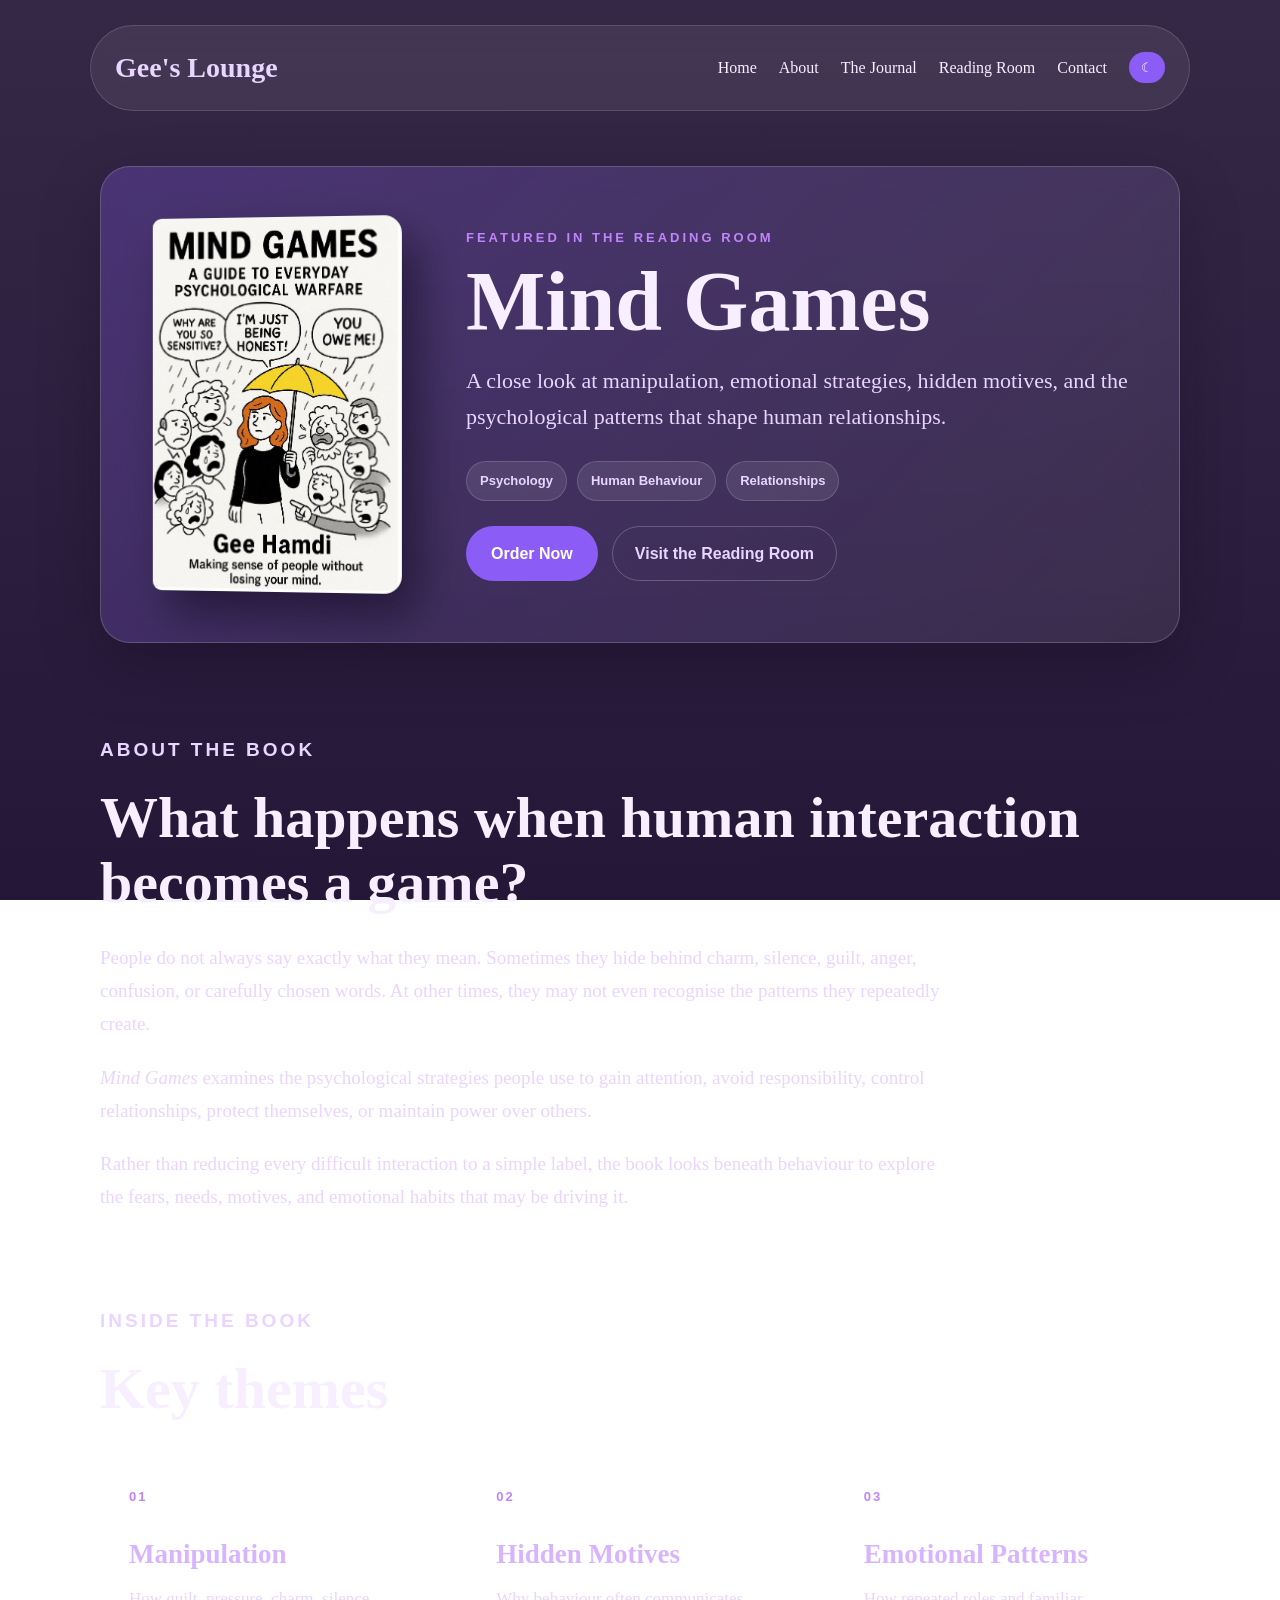
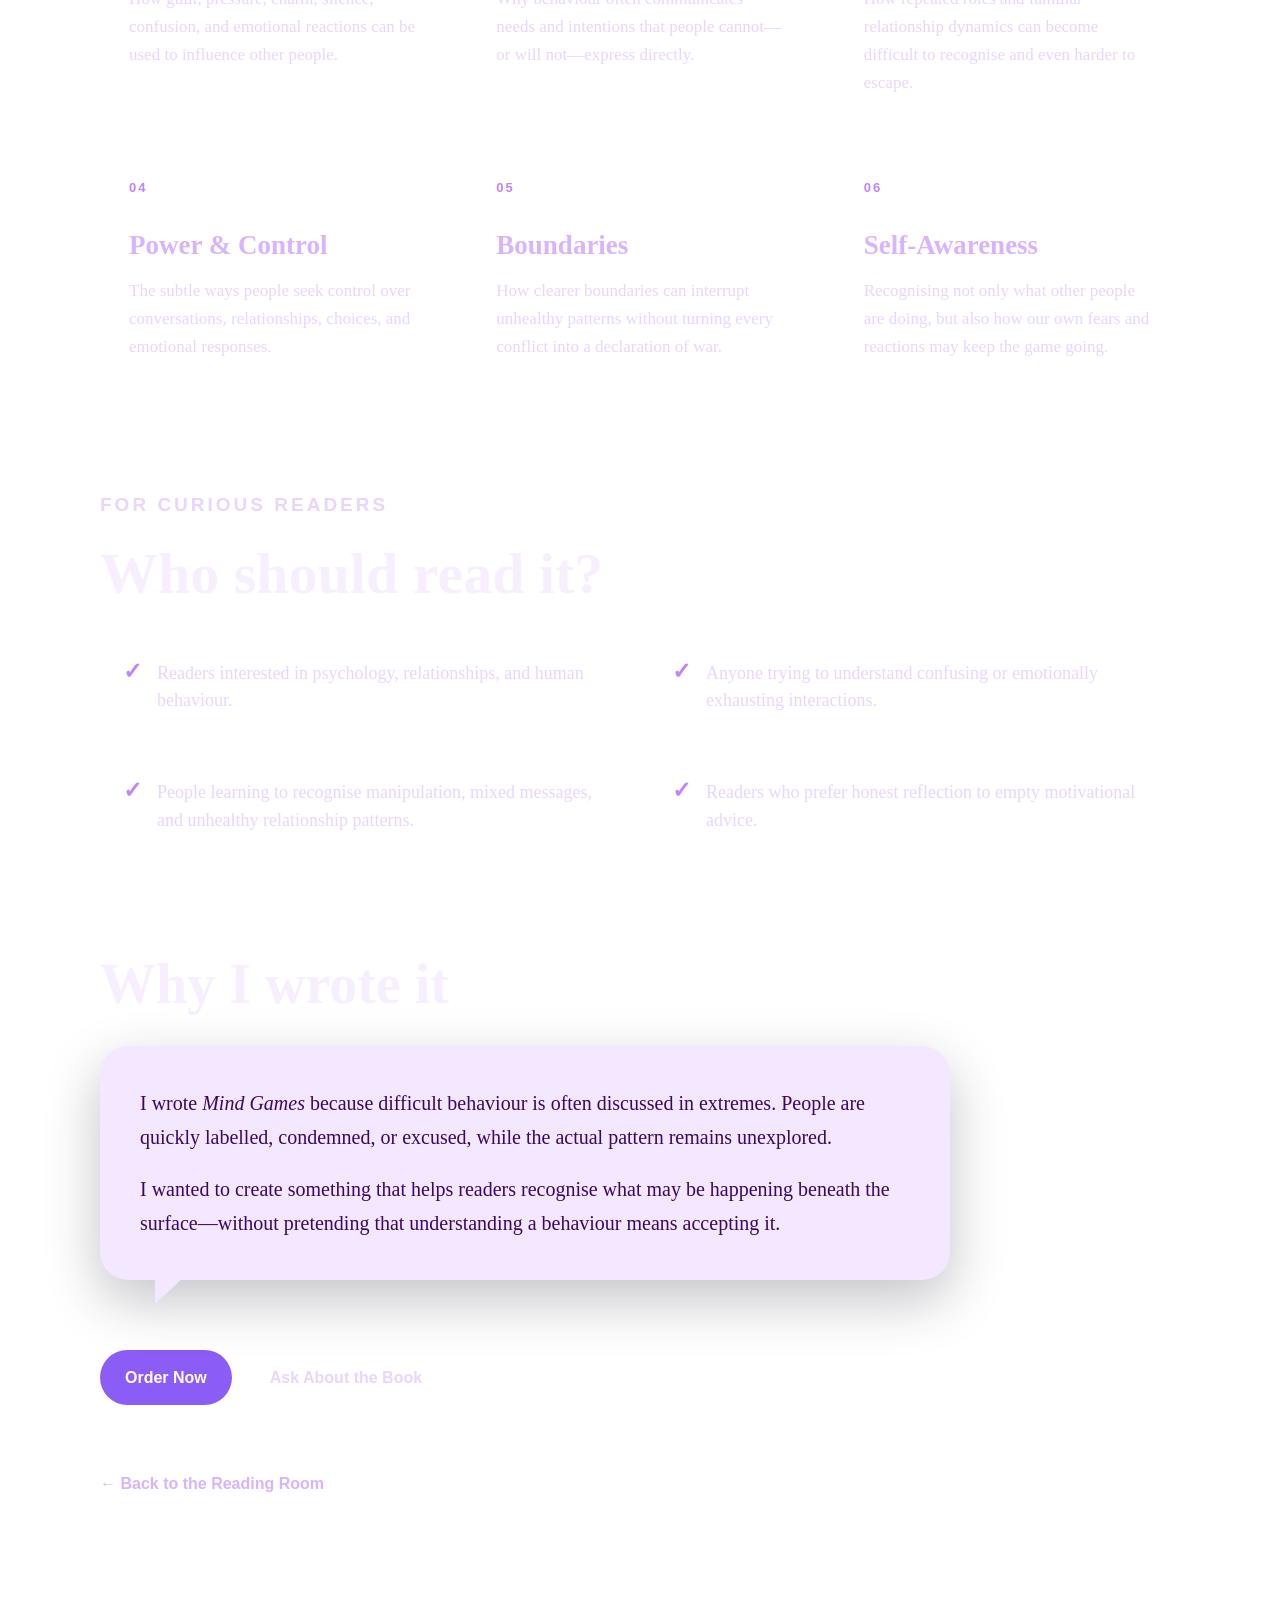
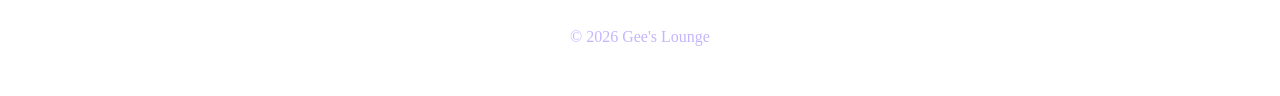
<file: mind-games.html>
<!DOCTYPE html>
<html lang="en">
<head>
  <link rel="icon" type="image/png" href="images/favicon.png">
  <meta charset="UTF-8" />
  <meta name="viewport" content="width=device-width, initial-scale=1.0" />

  <title>Mind Games | Gee's Lounge</title>

  <link rel="stylesheet" href="style.css" />

  <style>
    /* MIND GAMES PAGE — SELF-CONTAINED STYLES */

    .book-page {
      width: min(1080px, calc(100% - 40px));
      margin: 55px auto 80px;
      padding: 0;
    }

    /* HERO */

    .book-hero-card {
      display: grid;
      grid-template-columns: 260px minmax(0, 1fr);
      gap: 55px;
      align-items: center;
      width: 100%;
      padding: 50px;
      background:
        linear-gradient(
          135deg,
          rgba(139, 92, 246, 0.28),
          rgba(255, 255, 255, 0.08)
        );
      border: 1px solid rgba(255, 255, 255, 0.18);
      border-radius: 30px;
      backdrop-filter: blur(14px);
      box-shadow: 0 22px 60px rgba(10, 2, 25, 0.25);
    }

    .book-cover-large {
      position: relative;
      width: 250px;
      height: 375px;
      overflow: hidden;
      border-radius: 9px 18px 18px 9px;
      box-shadow:
        16px 22px 45px rgba(5, 1, 15, 0.48),
        inset 6px 0 10px rgba(255, 255, 255, 0.08);
      transform: perspective(1000px) rotateY(-5deg);
      transition: transform 0.35s ease;
    }

    .book-hero-card:hover .book-cover-large {
      transform: perspective(1000px) rotateY(0deg) translateY(-4px);
    }

    .book-cover-large img {
      width: 100%;
      height: 100%;
      display: block;
      object-fit: cover;
    }

    .mind-games-placeholder {
      display: flex;
      flex-direction: column;
      justify-content: space-between;
      width: 100%;
      height: 100%;
      padding: 30px 25px;
      background:
        radial-gradient(
          circle at top right,
          rgba(216, 180, 254, 0.45),
          transparent 32%
        ),
        radial-gradient(
          circle at bottom left,
          rgba(139, 92, 246, 0.24),
          transparent 38%
        ),
        linear-gradient(150deg, #34126d, #160520 62%, #08010d);
      color: #ffffff;
    }

    .cover-label {
      font-family: Arial, sans-serif;
      font-size: 10px;
      font-weight: bold;
      letter-spacing: 2px;
      text-transform: uppercase;
      opacity: 0.82;
    }

    .mind-games-placeholder h2 {
      margin: auto 0;
      color: #ffffff;
      font-size: 42px;
      line-height: 1;
    }

    .cover-author {
      font-family: Arial, sans-serif;
      font-size: 13px;
      letter-spacing: 1px;
    }

    .book-hero-text {
      min-width: 0;
    }

    .book-label {
      margin: 0 0 10px;
      color: #c084fc;
      font-family: Arial, sans-serif;
      font-size: 13px;
      font-weight: bold;
      letter-spacing: 3px;
      text-transform: uppercase;
    }

    .book-hero-text h1 {
      margin: 0 0 18px;
      font-size: clamp(52px, 7vw, 84px);
      line-height: 1.02;
      overflow-wrap: break-word;
    }

    .book-tagline {
      max-width: 700px;
      margin: 0 0 26px;
      color: #e9d5ff;
      font-size: 22px;
      line-height: 1.65;
    }

    .book-meta {
      display: flex;
      flex-wrap: wrap;
      gap: 10px;
      margin-bottom: 25px;
    }

    .book-meta span {
      display: inline-block;
      padding: 8px 13px;
      background: rgba(255, 255, 255, 0.09);
      border: 1px solid rgba(255, 255, 255, 0.15);
      border-radius: 999px;
      color: #e9d5ff;
      font-family: Arial, sans-serif;
      font-size: 13px;
      font-weight: bold;
    }

    .book-hero-actions {
      display: flex;
      flex-wrap: wrap;
      gap: 14px;
      align-items: center;
    }

    .order-button {
      display: inline-block;
      padding: 14px 25px;
      border-radius: 999px;
      background: #8b5cf6;
      color: #ffffff;
      text-decoration: none;
      font-family: Arial, sans-serif;
      font-weight: bold;
      transition:
        transform 0.2s ease,
        background 0.2s ease;
    }

    .order-button:hover {
      background: #7c3aed;
      transform: translateY(-2px);
    }

    .reading-room-link {
      display: inline-block;
      padding: 13px 22px;
      border: 1px solid rgba(255, 255, 255, 0.22);
      border-radius: 999px;
      color: #e9d5ff;
      text-decoration: none;
      font-family: Arial, sans-serif;
      font-weight: bold;
      transition:
        transform 0.2s ease,
        background 0.2s ease;
    }

    .reading-room-link:hover {
      background: rgba(255, 255, 255, 0.1);
      transform: translateY(-2px);
    }

    /* CONTENT SECTIONS */

    .book-section {
      margin: 90px 0;
    }

    .book-section h2 {
      margin: 0 0 25px;
      font-size: clamp(38px, 5vw, 58px);
      line-height: 1.12;
    }

    .book-section > p {
      max-width: 860px;
      margin: 0 0 20px;
      color: #e9d5ff;
      font-size: 19px;
      line-height: 1.75;
    }

    /* THEMES */

    .theme-grid {
      display: grid;
      grid-template-columns: repeat(3, minmax(0, 1fr));
      gap: 22px;
      margin-top: 35px;
    }

    .theme-card {
      min-width: 0;
      min-height: 250px;
      padding: 28px;
      background: rgba(255, 255, 255, 0.08);
      border: 1px solid rgba(255, 255, 255, 0.16);
      border-radius: 24px;
      backdrop-filter: blur(10px);
      transition:
        transform 0.3s ease,
        background 0.3s ease;
    }

    .theme-card:hover {
      transform: translateY(-7px);
      background: rgba(255, 255, 255, 0.12);
    }

    .theme-number {
      display: block;
      margin-bottom: 30px;
      color: #c084fc;
      font-family: Arial, sans-serif;
      font-size: 13px;
      font-weight: bold;
      letter-spacing: 2px;
    }

    .theme-card h3 {
      margin: 0 0 15px;
      color: #d8b4fe;
      font-size: 27px;
      line-height: 1.2;
    }

    .theme-card p {
      margin: 0;
      color: #e9d5ff;
      font-size: 17px;
      line-height: 1.65;
    }

    /* WHO SHOULD READ IT */

    .reader-list {
      display: grid;
      grid-template-columns: repeat(2, minmax(0, 1fr));
      gap: 18px;
      margin-top: 30px;
    }

    .reader-item {
      display: flex;
      gap: 15px;
      align-items: flex-start;
      margin: 0;
      padding: 22px;
      background: rgba(255, 255, 255, 0.07);
      border: 1px solid rgba(255, 255, 255, 0.14);
      border-radius: 18px;
      color: #e9d5ff;
      font-size: 18px;
      line-height: 1.55;
    }

    .reader-check {
      flex: 0 0 auto;
      color: #c084fc;
      font-family: Arial, sans-serif;
      font-size: 23px;
      font-weight: bold;
      line-height: 1;
    }

    /* AUTHOR NOTE */

    .author-note-section {
      margin: 95px 0 70px;
    }

    .author-note-section h2 {
      margin: 0 0 30px;
      font-size: clamp(38px, 5vw, 56px);
      line-height: 1.12;
    }

    .author-note {
      position: relative;
      max-width: 850px;
      padding: 40px;
      background: #f3e8ff;
      border-radius: 28px;
      color: #3b0764;
      box-shadow: 0 20px 55px rgba(10, 2, 25, 0.24);
    }

    .author-note::after {
      content: "";
      position: absolute;
      left: 55px;
      bottom: -24px;
      width: 0;
      height: 0;
      border-top: 26px solid #f3e8ff;
      border-right: 28px solid transparent;
    }

    .author-note p {
      margin: 0 0 18px;
      color: #3b0764;
      font-size: 20px;
      line-height: 1.7;
    }

    .author-note p:last-child {
      margin-bottom: 0;
    }

    /* FINAL ACTIONS */

    .book-final-actions {
      display: flex;
      flex-wrap: wrap;
      gap: 15px;
      align-items: center;
      margin-top: 65px;
    }

    .book-back-link {
      display: inline-block;
      margin-top: 65px;
      color: #d8b4fe;
      text-decoration: none;
      font-family: Arial, sans-serif;
      font-weight: bold;
    }

    .book-back-link:hover {
      color: #c084fc;
    }

    /* LIGHT MODE */

    body.light-mode .book-hero-card,
    body.light-mode .theme-card,
    body.light-mode .reader-item {
      background: rgba(255, 255, 255, 0.78);
    }

    body.light-mode .book-tagline,
    body.light-mode .book-section > p,
    body.light-mode .theme-card p,
    body.light-mode .reader-item,
    body.light-mode .book-meta span {
      color: #3b0764;
    }

    body.light-mode .reading-room-link {
      color: #3b0764;
      border-color: rgba(59, 7, 100, 0.25);
    }

    /* TABLET */

    @media (max-width: 900px) {
      .book-hero-card {
        grid-template-columns: 1fr;
      }

      .book-cover-large {
        margin: 0 auto;
      }

      .book-hero-text {
        text-align: center;
      }

      .book-meta,
      .book-hero-actions {
        justify-content: center;
      }

      .book-tagline {
        margin-left: auto;
        margin-right: auto;
      }

      .theme-grid {
        grid-template-columns: 1fr;
      }
    }

    /* MOBILE */

    @media (max-width: 650px) {
      .book-page {
        width: calc(100% - 28px);
        margin-top: 35px;
      }

      .book-hero-card {
        padding: 32px 24px;
      }

      .book-cover-large {
        width: min(230px, 100%);
        height: 345px;
      }

      .book-hero-text h1 {
        font-size: 50px;
      }

      .reader-list {
        grid-template-columns: 1fr;
      }

      .author-note {
        padding: 30px;
      }

      .book-final-actions {
        flex-direction: column;
        align-items: flex-start;
      }
    }
  </style>
</head>

<body>

  <header class="site-header">
    <h1 class="logo">Gee's Lounge</h1>

    <button
      class="menu-btn"
      type="button"
      aria-label="Open navigation menu"
      onclick="toggleMenu()"
    >
      ☰
    </button>

    <nav class="nav-links" id="navLinks">
  <a href="index.html">Home</a>
  <a href="about.html">About</a>
  <a href="blog.html">The Journal</a>
  <a href="books.html">Reading Room</a>
  <a href="contact.html">Contact</a>

  <button
    class="toggle-btn"
    type="button"
    aria-label="Switch colour theme"
    onclick="toggleTheme()"
  >
    ☾
  </button>
</nav>
  </header>

  <main class="book-page">

    <section class="book-hero-card">

      <div class="book-cover-large">

       <img
  src="images/mind-games-cover.jpg"
  alt="Mind Games book cover by Gee Hamdi"
/>

        <div class="mind-games-placeholder">
          <span class="cover-label">Psychology · Human Behaviour</span>

          <h2>Mind Games</h2>

          <span class="cover-author">Gee Hamdi</span>
        </div>

      </div>

      <div class="book-hero-text">
        <p class="book-label">Featured in the Reading Room</p>

        <h1>Mind Games</h1>

        <p class="book-tagline">
          A close look at manipulation, emotional strategies, hidden motives,
          and the psychological patterns that shape human relationships.
        </p>

        <div class="book-meta">
          <span>Psychology</span>
          <span>Human Behaviour</span>
          <span>Relationships</span>
        </div>

        <div class="book-hero-actions">

          <!--
            Replace # with your Lulu ordering link when available.
          -->

          <a
            href="#"
            class="order-button"
            onclick="showOrderMessage(event)"
          >
            Order Now
          </a>

          <a href="books.html" class="reading-room-link">
            Visit the Reading Room
          </a>

        </div>

    </section>


    <section class="book-section">
      <p class="book-label">About the Book</p>

      <h2>What happens when human interaction becomes a game?</h2>

      <p>
        People do not always say exactly what they mean. Sometimes they hide
        behind charm, silence, guilt, anger, confusion, or carefully chosen
        words. At other times, they may not even recognise the patterns they
        repeatedly create.
      </p>

      <p>
        <em>Mind Games</em> examines the psychological strategies people use
        to gain attention, avoid responsibility, control relationships, protect
        themselves, or maintain power over others.
      </p>

      <p>
        Rather than reducing every difficult interaction to a simple label,
        the book looks beneath behaviour to explore the fears, needs, motives,
        and emotional habits that may be driving it.
      </p>
    </section>


    <section class="book-section">
      <p class="book-label">Inside the Book</p>

      <h2>Key themes</h2>

      <div class="theme-grid">

        <article class="theme-card">
          <span class="theme-number">01</span>

          <h3>Manipulation</h3>

          <p>
            How guilt, pressure, charm, silence, confusion, and emotional
            reactions can be used to influence other people.
          </p>
        </article>

        <article class="theme-card">
          <span class="theme-number">02</span>

          <h3>Hidden Motives</h3>

          <p>
            Why behaviour often communicates needs and intentions that people
            cannot—or will not—express directly.
          </p>
        </article>

        <article class="theme-card">
          <span class="theme-number">03</span>

          <h3>Emotional Patterns</h3>

          <p>
            How repeated roles and familiar relationship dynamics can become
            difficult to recognise and even harder to escape.
          </p>
        </article>

        <article class="theme-card">
          <span class="theme-number">04</span>

          <h3>Power &amp; Control</h3>

          <p>
            The subtle ways people seek control over conversations,
            relationships, choices, and emotional responses.
          </p>
        </article>

        <article class="theme-card">
          <span class="theme-number">05</span>

          <h3>Boundaries</h3>

          <p>
            How clearer boundaries can interrupt unhealthy patterns without
            turning every conflict into a declaration of war.
          </p>
        </article>

        <article class="theme-card">
          <span class="theme-number">06</span>

          <h3>Self-Awareness</h3>

          <p>
            Recognising not only what other people are doing, but also how our
            own fears and reactions may keep the game going.
          </p>
        </article>

      </div>
    </section>


    <section class="book-section">
      <p class="book-label">For Curious Readers</p>

      <h2>Who should read it?</h2>

      <div class="reader-list">

        <p class="reader-item">
          <span class="reader-check">✓</span>

          <span>
            Readers interested in psychology, relationships, and human
            behaviour.
          </span>
        </p>

        <p class="reader-item">
          <span class="reader-check">✓</span>

          <span>
            Anyone trying to understand confusing or emotionally exhausting
            interactions.
          </span>
        </p>

        <p class="reader-item">
          <span class="reader-check">✓</span>

          <span>
            People learning to recognise manipulation, mixed messages, and
            unhealthy relationship patterns.
          </span>
        </p>

        <p class="reader-item">
          <span class="reader-check">✓</span>

          <span>
            Readers who prefer honest reflection to empty motivational advice.
          </span>
        </p>

      </div>
    </section>


    <section class="author-note-section">
      <h2>Why I wrote it</h2>

      <div class="author-note">
        <p>
          I wrote <em>Mind Games</em> because difficult behaviour is often
          discussed in extremes. People are quickly labelled, condemned, or
          excused, while the actual pattern remains unexplored.
        </p>

        <p>
          I wanted to create something that helps readers recognise what may
          be happening beneath the surface—without pretending that
          understanding a behaviour means accepting it.
        </p>
      </div>
    </section>


    <div class="book-final-actions">

      <a
        href="#"
        class="order-button"
        onclick="showOrderMessage(event)"
      >
        Order Now
      </a>

      <a href="contact.html" class="reading-room-link">
        Ask About the Book
      </a>

    </div>

    <a href="books.html" class="book-back-link">
      ← Back to the Reading Room
    </a>

  </main>

  <footer>
    <p>© 2026 Gee's Lounge</p>
  </footer>

  <script>
    function toggleMenu() {
      const navigation = document.getElementById("navLinks");

      if (navigation) {
        navigation.classList.toggle("active");
      }
    }

    function toggleTheme() {
      document.body.classList.toggle("light-mode");

      const currentTheme =
        document.body.classList.contains("light-mode")
          ? "light"
          : "dark";

      localStorage.setItem("geeLoungeTheme", currentTheme);
    }

    function showOrderMessage(event) {
      event.preventDefault();

      alert(
        "Online ordering will become available here once Mind Games is connected to its print-and-delivery page."
      );
    }

    document.addEventListener("DOMContentLoaded", function () {
      const savedTheme = localStorage.getItem("geeLoungeTheme");

      if (savedTheme === "light") {
        document.body.classList.add("light-mode");
      }
    });
  </script>

</body>
</html>
</file>
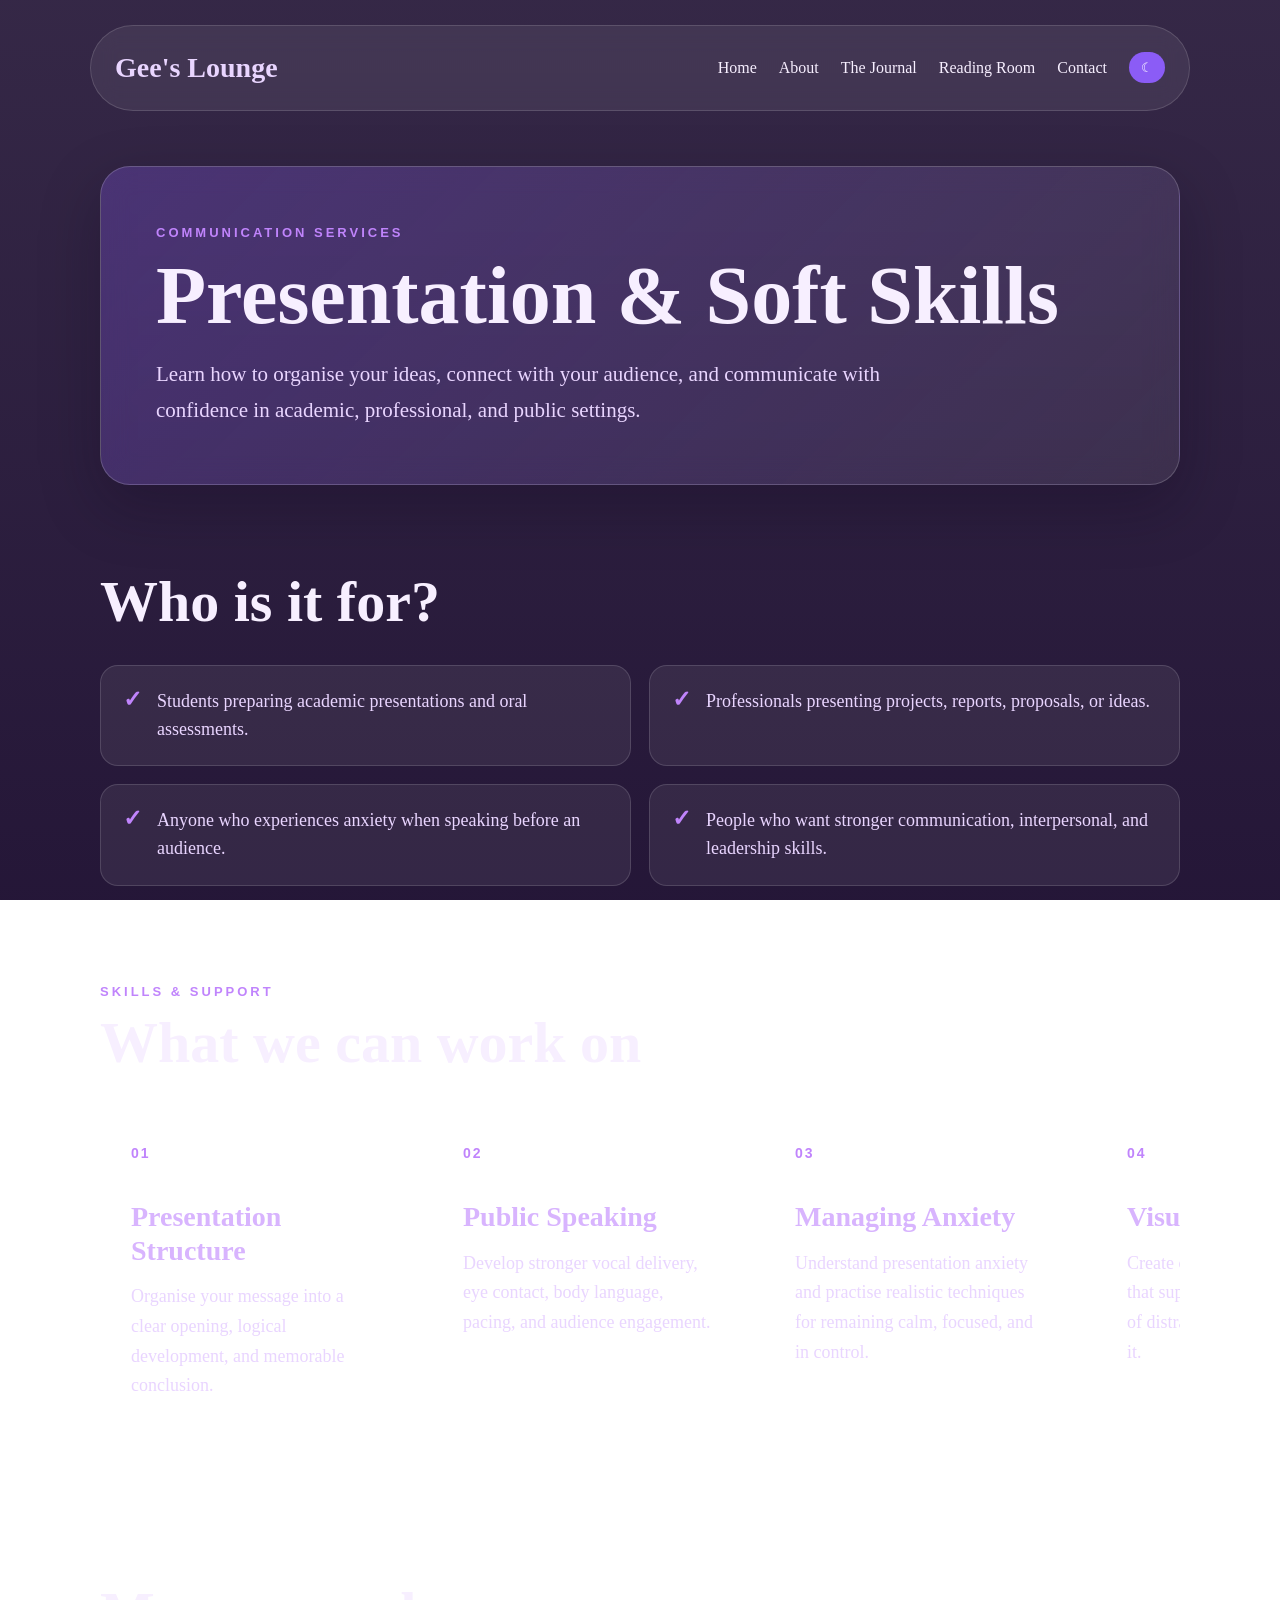
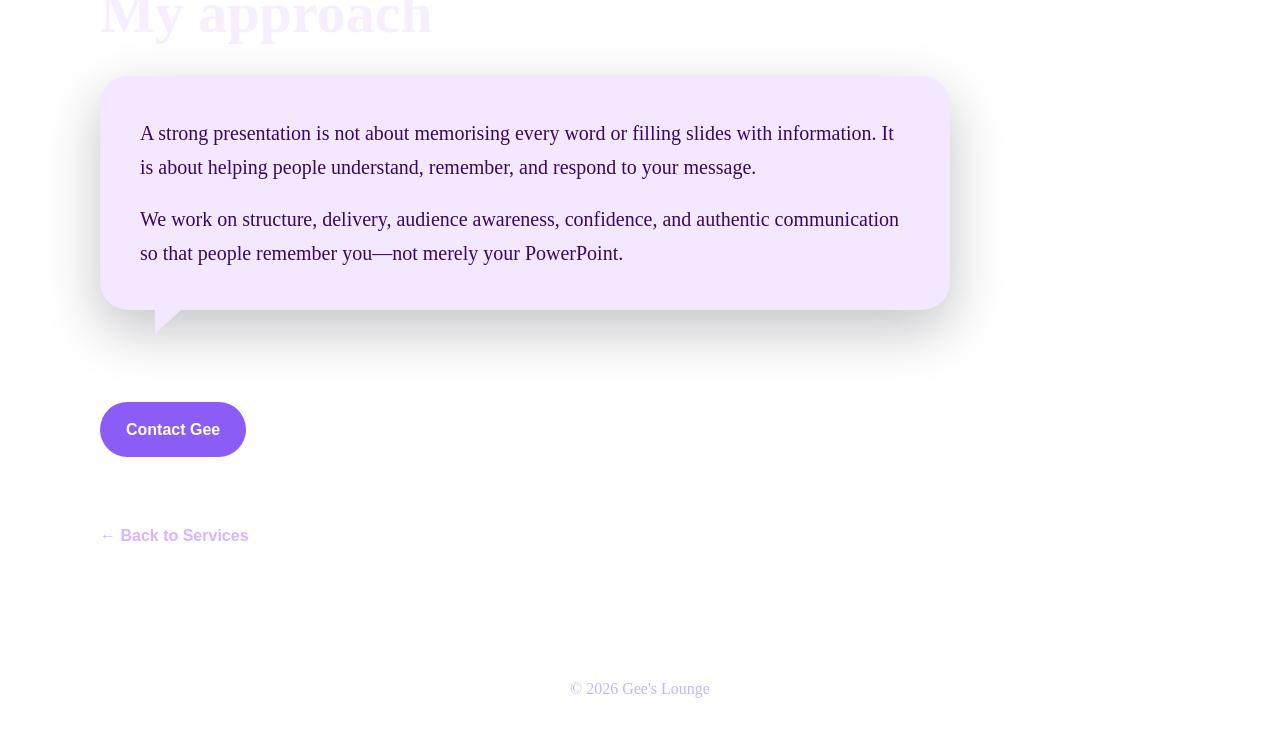
<file: presentation-skills.html>
<!DOCTYPE html>
<html lang="en">
<head>
  <link rel="icon" type="image/png" href="images/favicon.png">
  <meta charset="UTF-8" />
  <meta name="viewport" content="width=device-width, initial-scale=1.0" />

  <title>Presentation &amp; Soft Skills | Gee's Lounge</title>

  <link rel="stylesheet" href="style.css" />

  <style>
    /* PRESENTATION SKILLS PAGE — SELF-CONTAINED STYLES */

    .presentation-page {
      width: min(1080px, calc(100% - 40px));
      margin: 55px auto 80px;
      padding: 0;
    }

    .presentation-title-card {
      width: 100%;
      padding: 55px;
      background:
        linear-gradient(
          135deg,
          rgba(139, 92, 246, 0.28),
          rgba(255, 255, 255, 0.08)
        );
      border: 1px solid rgba(255, 255, 255, 0.18);
      border-radius: 30px;
      backdrop-filter: blur(14px);
      box-shadow: 0 22px 60px rgba(10, 2, 25, 0.25);
    }

    .presentation-label {
      margin: 0 0 10px;
      color: #c084fc;
      font-family: Arial, sans-serif;
      font-size: 13px;
      font-weight: bold;
      letter-spacing: 3px;
      text-transform: uppercase;
    }

    .presentation-title-card h2 {
      margin: 0 0 20px;
      font-size: clamp(48px, 7vw, 82px);
      line-height: 1.02;
    }

    .presentation-subline {
      max-width: 760px;
      margin: 0;
      color: #e9d5ff;
      font-size: 21px;
      line-height: 1.7;
    }

    .presentation-audience {
      margin: 85px 0;
    }

    .presentation-audience h2,
    .presentation-slider-heading h2,
    .presentation-approach h2 {
      margin: 0 0 30px;
      font-size: clamp(38px, 5vw, 58px);
      line-height: 1.12;
    }

    .presentation-ticks {
      display: grid;
      grid-template-columns: repeat(2, minmax(0, 1fr));
      gap: 18px;
    }

    .presentation-tick {
      display: flex;
      gap: 15px;
      align-items: flex-start;
      margin: 0;
      padding: 22px;
      background: rgba(255, 255, 255, 0.07);
      border: 1px solid rgba(255, 255, 255, 0.14);
      border-radius: 18px;
      color: #e9d5ff;
      font-size: 18px;
      line-height: 1.55;
    }

    .presentation-tick-mark {
      flex: 0 0 auto;
      color: #c084fc;
      font-family: Arial, sans-serif;
      font-size: 23px;
      font-weight: bold;
      line-height: 1;
    }

    .presentation-slider-section {
      width: 100%;
      margin: 95px 0;
      overflow: hidden;
    }

    .presentation-slider-top {
      display: flex;
      justify-content: space-between;
      align-items: flex-end;
      gap: 30px;
      margin-bottom: 30px;
    }

    .presentation-slider-heading p {
      margin: 0 0 8px;
    }

    .presentation-slider-heading h2 {
      margin-bottom: 0;
    }

    .presentation-slider-buttons {
      display: flex;
      gap: 12px;
      flex-shrink: 0;
    }

    .presentation-slider-buttons button {
      width: 50px;
      height: 50px;
      border: 1px solid rgba(255, 255, 255, 0.22);
      border-radius: 50%;
      background: rgba(255, 255, 255, 0.1);
      color: #ffffff;
      font-size: 23px;
      cursor: pointer;
      transition:
        transform 0.2s ease,
        background 0.2s ease;
    }

    .presentation-slider-buttons button:hover {
      background: #8b5cf6;
      transform: translateY(-2px);
    }

    .presentation-slider-buttons button:focus-visible {
      outline: 3px solid #c084fc;
      outline-offset: 3px;
    }

    .presentation-slider {
      display: flex;
      gap: 22px;
      width: 100%;
      overflow-x: auto;
      overflow-y: hidden;
      padding: 5px 5px 24px;
      scroll-behavior: smooth;
      scroll-snap-type: x mandatory;
      overscroll-behavior-inline: contain;
      -webkit-overflow-scrolling: touch;
    }

    .presentation-slider::-webkit-scrollbar {
      height: 8px;
    }

    .presentation-slider::-webkit-scrollbar-track {
      background: rgba(255, 255, 255, 0.08);
      border-radius: 20px;
    }

    .presentation-slider::-webkit-scrollbar-thumb {
      background: #8b5cf6;
      border-radius: 20px;
    }

    .presentation-slide-card {
      flex: 0 0 310px;
      width: 310px;
      min-width: 310px;
      min-height: 295px;
      padding: 30px;
      scroll-snap-align: start;
      background: rgba(255, 255, 255, 0.08);
      border: 1px solid rgba(255, 255, 255, 0.16);
      border-radius: 24px;
      backdrop-filter: blur(10px);
    }

    .presentation-slide-number {
      display: block;
      margin-bottom: 34px;
      color: #c084fc;
      font-family: Arial, sans-serif;
      font-size: 14px;
      font-weight: bold;
      letter-spacing: 2px;
    }

    .presentation-slide-card h3 {
      margin: 0 0 15px;
      color: #d8b4fe;
      font-size: 28px;
      line-height: 1.2;
    }

    .presentation-slide-card p {
      margin: 0;
      color: #e9d5ff;
      font-size: 18px;
      line-height: 1.65;
    }

    .presentation-approach {
      margin: 95px 0 70px;
    }

    .presentation-speech-bubble {
      position: relative;
      max-width: 850px;
      padding: 40px;
      background: #f3e8ff;
      border-radius: 28px;
      color: #3b0764;
      box-shadow: 0 20px 55px rgba(10, 2, 25, 0.24);
    }

    .presentation-speech-bubble::after {
      content: "";
      position: absolute;
      left: 55px;
      bottom: -24px;
      width: 0;
      height: 0;
      border-top: 26px solid #f3e8ff;
      border-right: 28px solid transparent;
    }

    .presentation-speech-bubble p {
      margin: 0 0 18px;
      color: #3b0764;
      font-size: 20px;
      line-height: 1.7;
    }

    .presentation-speech-bubble p:last-child {
      margin-bottom: 0;
    }

    .presentation-contact {
      margin-top: 65px;
    }

    .presentation-back-link {
      display: inline-block;
      margin-top: 65px;
      color: #d8b4fe;
      text-decoration: none;
      font-family: Arial, sans-serif;
      font-weight: bold;
    }

    .presentation-back-link:hover {
      color: #c084fc;
    }

    body.light-mode .presentation-title-card,
    body.light-mode .presentation-tick,
    body.light-mode .presentation-slide-card {
      background: rgba(255, 255, 255, 0.78);
    }

    body.light-mode .presentation-subline,
    body.light-mode .presentation-tick,
    body.light-mode .presentation-slide-card p {
      color: #3b0764;
    }

    body.light-mode .presentation-slider-buttons button {
      color: #3b0764;
      border-color: rgba(59, 7, 100, 0.25);
    }

    @media (max-width: 760px) {
      .presentation-page {
        width: calc(100% - 28px);
        margin-top: 35px;
      }

      .presentation-title-card {
        padding: 38px 27px;
      }

      .presentation-title-card h2 {
        font-size: 48px;
      }

      .presentation-ticks {
        grid-template-columns: 1fr;
      }

      .presentation-slider-top {
        flex-direction: column;
        align-items: flex-start;
      }

      .presentation-slide-card {
        flex-basis: 82vw;
        width: 82vw;
        min-width: 82vw;
      }

      .presentation-speech-bubble {
        padding: 30px;
      }
    }
  </style>
</head>

<body>

  <header class="site-header">
    <h1 class="logo">Gee's Lounge</h1>

    <button
      class="menu-btn"
      type="button"
      aria-label="Open navigation menu"
      onclick="toggleMenu()"
    >
      ☰
    </button>

    <nav class="nav-links" id="navLinks">
  <a href="index.html">Home</a>
  <a href="about.html">About</a>
  <a href="blog.html">The Journal</a>
  <a href="books.html">Reading Room</a>
  <a href="contact.html">Contact</a>

  <button
    class="toggle-btn"
    type="button"
    aria-label="Switch colour theme"
    onclick="toggleTheme()"
  >
    ☾
  </button>
</nav>
  </header>

  <main class="presentation-page">

    <section class="presentation-title-card">
      <p class="presentation-label">Communication Services</p>

      <h2>Presentation &amp; Soft Skills</h2>

      <p class="presentation-subline">
        Learn how to organise your ideas, connect with your audience, and
        communicate with confidence in academic, professional, and public
        settings.
      </p>
    </section>

    <section class="presentation-audience">
      <h2>Who is it for?</h2>

      <div class="presentation-ticks">

        <p class="presentation-tick">
          <span class="presentation-tick-mark">✓</span>
          <span>Students preparing academic presentations and oral assessments.</span>
        </p>

        <p class="presentation-tick">
          <span class="presentation-tick-mark">✓</span>
          <span>Professionals presenting projects, reports, proposals, or ideas.</span>
        </p>

        <p class="presentation-tick">
          <span class="presentation-tick-mark">✓</span>
          <span>Anyone who experiences anxiety when speaking before an audience.</span>
        </p>

        <p class="presentation-tick">
          <span class="presentation-tick-mark">✓</span>
          <span>
            People who want stronger communication, interpersonal, and leadership skills.
          </span>
        </p>

      </div>
    </section>

    <section class="presentation-slider-section">

      <div class="presentation-slider-top">

        <div class="presentation-slider-heading">
          <p class="presentation-label">Skills &amp; Support</p>
          <h2>What we can work on</h2>
        </div>

        <div class="presentation-slider-buttons">
          <button
            type="button"
            id="previousPresentationSlide"
            aria-label="Show previous item"
          >
            ←
          </button>

          <button
            type="button"
            id="nextPresentationSlide"
            aria-label="Show next item"
          >
            →
          </button>
        </div>

      </div>

      <div class="presentation-slider" id="presentationSlider">

        <article class="presentation-slide-card">
          <span class="presentation-slide-number">01</span>

          <h3>Presentation Structure</h3>

          <p>
            Organise your message into a clear opening, logical development,
            and memorable conclusion.
          </p>
        </article>

        <article class="presentation-slide-card">
          <span class="presentation-slide-number">02</span>

          <h3>Public Speaking</h3>

          <p>
            Develop stronger vocal delivery, eye contact, body language,
            pacing, and audience engagement.
          </p>
        </article>

        <article class="presentation-slide-card">
          <span class="presentation-slide-number">03</span>

          <h3>Managing Anxiety</h3>

          <p>
            Understand presentation anxiety and practise realistic techniques
            for remaining calm, focused, and in control.
          </p>
        </article>

        <article class="presentation-slide-card">
          <span class="presentation-slide-number">04</span>

          <h3>Visual Design</h3>

          <p>
            Create clear, purposeful slides that support your message instead
            of distracting your audience from it.
          </p>
        </article>

        <article class="presentation-slide-card">
          <span class="presentation-slide-number">05</span>

          <h3>Handling Questions</h3>

          <p>
            Respond to difficult, unexpected, or critical questions calmly
            without losing your confidence or your train of thought.
          </p>
        </article>

        <article class="presentation-slide-card">
          <span class="presentation-slide-number">06</span>

          <h3>Professional Presence</h3>

          <p>
            Strengthen your confidence, credibility, interpersonal style,
            and ability to communicate effectively in professional settings.
          </p>
        </article>

      </div>
    </section>

    <section class="presentation-approach">
      <h2>My approach</h2>

      <div class="presentation-speech-bubble">
        <p>
          A strong presentation is not about memorising every word or filling
          slides with information. It is about helping people understand,
          remember, and respond to your message.
        </p>

        <p>
          We work on structure, delivery, audience awareness, confidence, and
          authentic communication so that people remember you—not merely your
          PowerPoint.
        </p>
      </div>
    </section>

    <div class="presentation-contact">
      <a href="contact.html" class="button">Contact Gee</a>
    </div>

    <a href="about.html#work-with-me" class="presentation-back-link">
      ← Back to Services
    </a>

  </main>

  <footer>
    <p>© 2026 Gee's Lounge</p>
  </footer>

  <script>
    function toggleMenu() {
      const navigation = document.getElementById("navLinks");

      if (navigation) {
        navigation.classList.toggle("active");
      }
    }

    function toggleTheme() {
      document.body.classList.toggle("light-mode");

      const currentTheme =
        document.body.classList.contains("light-mode")
          ? "light"
          : "dark";

      localStorage.setItem("geeLoungeTheme", currentTheme);
    }

    document.addEventListener("DOMContentLoaded", function () {
      const savedTheme = localStorage.getItem("geeLoungeTheme");

      if (savedTheme === "light") {
        document.body.classList.add("light-mode");
      }

      const slider = document.getElementById("presentationSlider");
      const previousButton = document.getElementById(
        "previousPresentationSlide"
      );
      const nextButton = document.getElementById(
        "nextPresentationSlide"
      );

      function movePresentationSlider(direction) {
        if (!slider) {
          return;
        }

        const firstCard = slider.querySelector(
          ".presentation-slide-card"
        );

        const cardWidth = firstCard
          ? firstCard.getBoundingClientRect().width
          : 310;

        slider.scrollBy({
          left: direction * (cardWidth + 22),
          behavior: "smooth"
        });
      }

      if (previousButton) {
        previousButton.addEventListener("click", function () {
          movePresentationSlider(-1);
        });
      }

      if (nextButton) {
        nextButton.addEventListener("click", function () {
          movePresentationSlider(1);
        });
      }
    });
  </script>

</body>
</html>
</file>
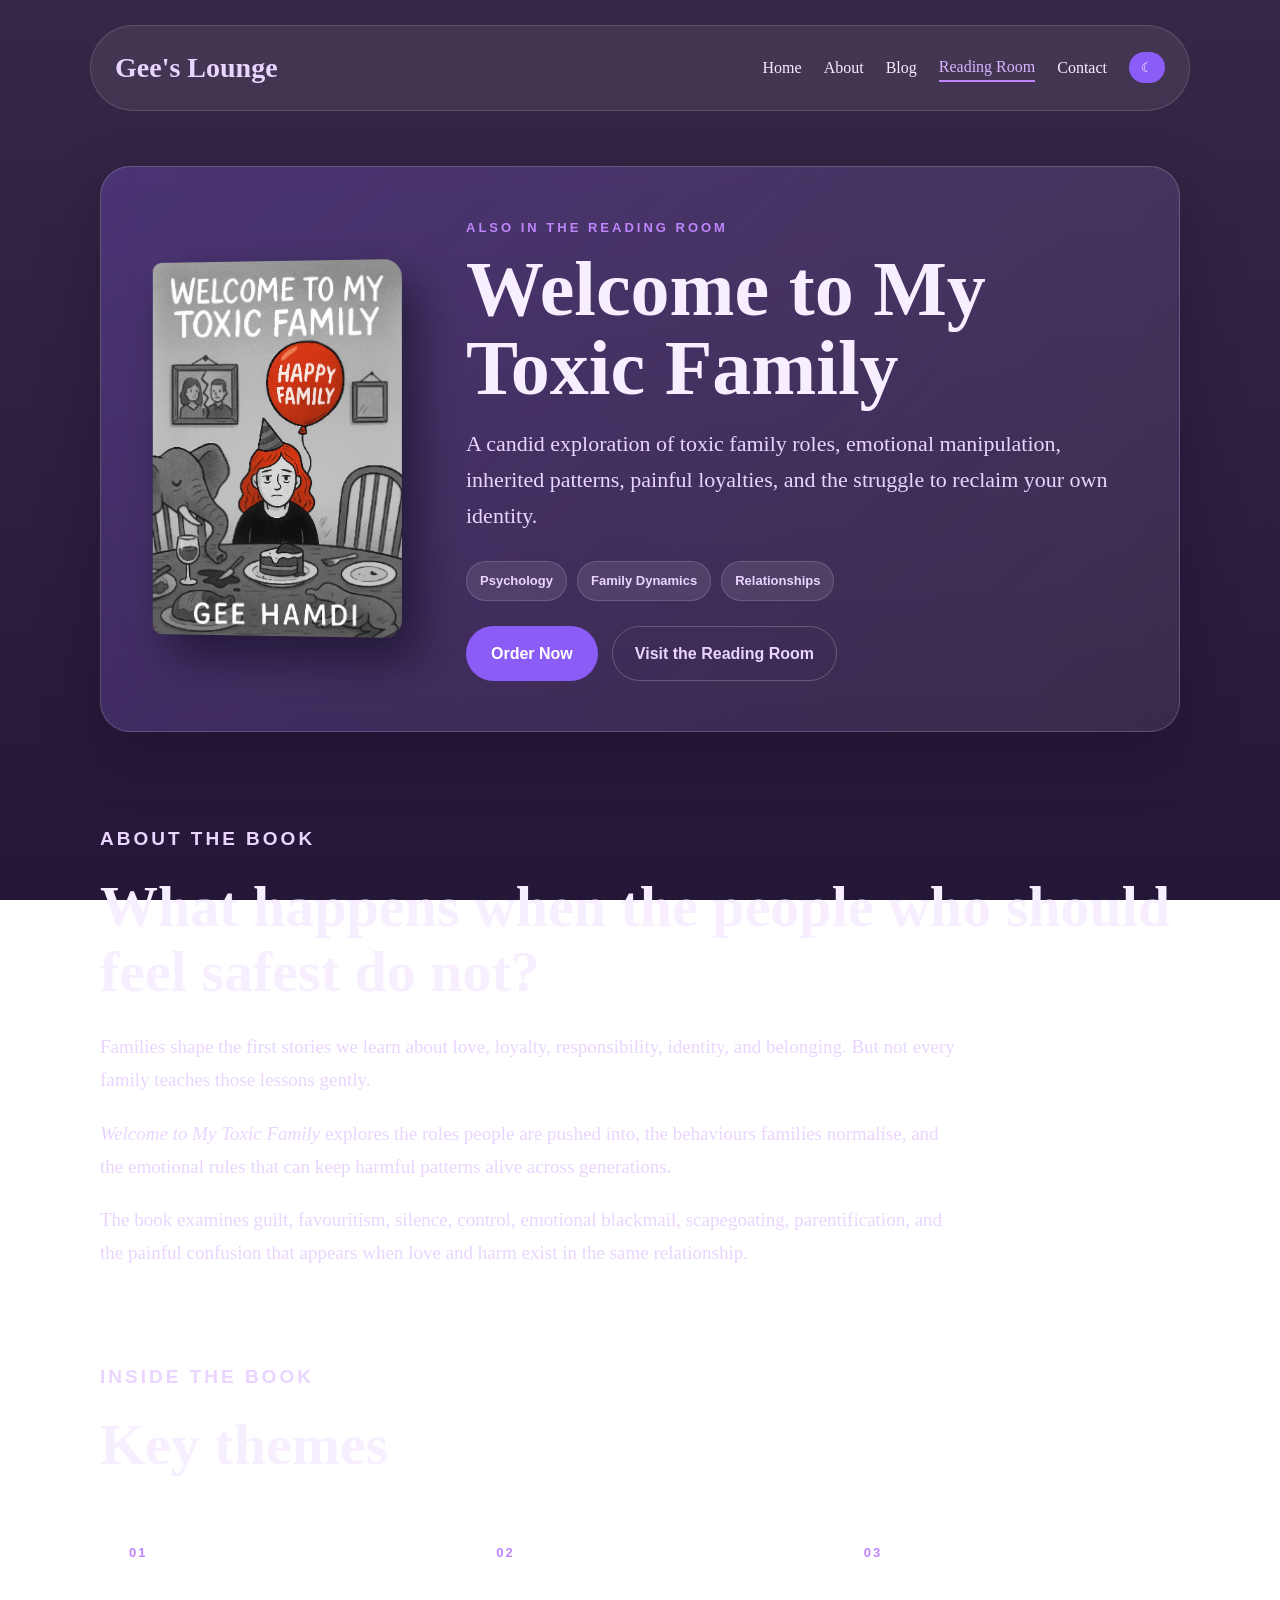
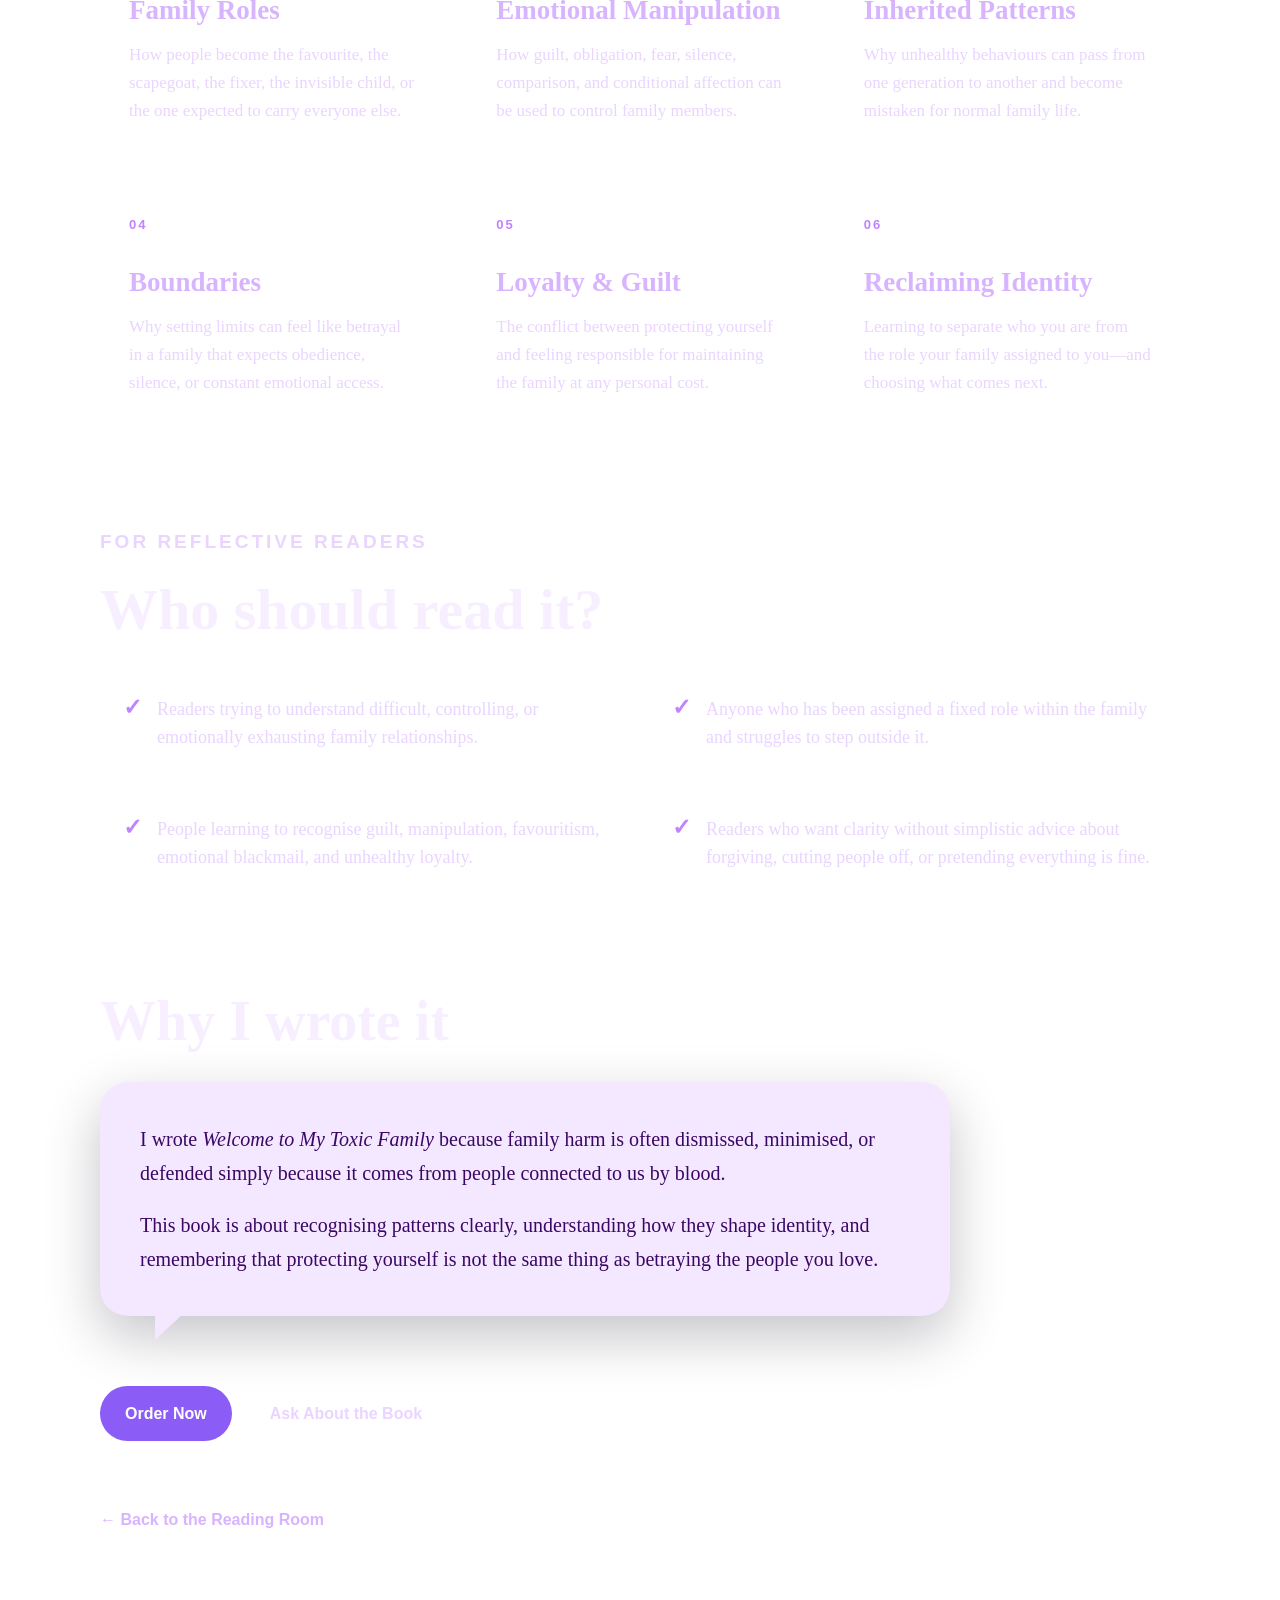
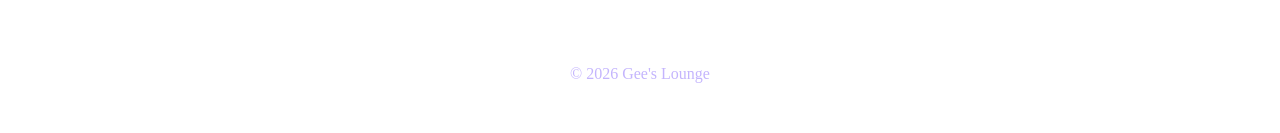
<file: toxic-family.html>
<!DOCTYPE html>
<html lang="en">
<head>
  <meta charset="UTF-8" />
  <meta name="viewport" content="width=device-width, initial-scale=1.0" />

  <title>Welcome to My Toxic Family | Gee's Lounge</title>

  <link rel="stylesheet" href="style.css" />

  <style>
    /* BOOK TWO PAGE — SELF-CONTAINED STYLES */

    .book-page {
      width: min(1080px, calc(100% - 40px));
      margin: 55px auto 80px;
      padding: 0;
    }

    .book-hero-card {
      display: grid;
      grid-template-columns: 260px minmax(0, 1fr);
      gap: 55px;
      align-items: center;
      width: 100%;
      padding: 50px;

      background:
        linear-gradient(
          135deg,
          rgba(139, 92, 246, 0.28),
          rgba(255, 255, 255, 0.08)
        );

      border: 1px solid rgba(255, 255, 255, 0.18);
      border-radius: 30px;
      backdrop-filter: blur(14px);
      box-shadow: 0 22px 60px rgba(10, 2, 25, 0.25);
    }

    .book-cover-large {
      position: relative;
      width: 250px;
      height: 375px;
      overflow: hidden;

      border-radius: 9px 18px 18px 9px;

      box-shadow:
        16px 22px 45px rgba(5, 1, 15, 0.48),
        inset 6px 0 10px rgba(255, 255, 255, 0.08);

      transform: perspective(1000px) rotateY(-5deg);
      transition: transform 0.35s ease;
    }

    .book-hero-card:hover .book-cover-large {
      transform: perspective(1000px) rotateY(0deg) translateY(-4px);
    }

    .book-cover-large img {
      width: 100%;
      height: 100%;
      display: block;
      object-fit: cover;
    }

    .toxic-family-placeholder {
      display: flex;
      flex-direction: column;
      justify-content: space-between;

      width: 100%;
      height: 100%;
      padding: 30px 25px;

      background:
        radial-gradient(
          circle at top right,
          rgba(244, 114, 182, 0.4),
          transparent 32%
        ),
        radial-gradient(
          circle at bottom left,
          rgba(139, 92, 246, 0.22),
          transparent 38%
        ),
        linear-gradient(150deg, #5a164b, #240722 62%, #09010d);

      color: #ffffff;
    }

    .cover-label {
      font-family: Arial, sans-serif;
      font-size: 10px;
      font-weight: bold;
      letter-spacing: 2px;
      text-transform: uppercase;
      opacity: 0.82;
    }

    .toxic-family-placeholder h2 {
      margin: auto 0;
      color: #ffffff;
      font-size: 34px;
      line-height: 1.05;
    }

    .cover-author {
      font-family: Arial, sans-serif;
      font-size: 13px;
      letter-spacing: 1px;
    }

    .book-hero-text {
      min-width: 0;
    }

    .book-label {
      margin: 0 0 10px;
      color: #c084fc;
      font-family: Arial, sans-serif;
      font-size: 13px;
      font-weight: bold;
      letter-spacing: 3px;
      text-transform: uppercase;
    }

    .book-hero-text h1 {
      margin: 0 0 18px;
      font-size: clamp(46px, 6.5vw, 78px);
      line-height: 1.02;
      overflow-wrap: break-word;
    }

    .book-tagline {
      max-width: 700px;
      margin: 0 0 26px;
      color: #e9d5ff;
      font-size: 22px;
      line-height: 1.65;
    }

    .book-meta {
      display: flex;
      flex-wrap: wrap;
      gap: 10px;
      margin-bottom: 25px;
    }

    .book-meta span {
      display: inline-block;
      padding: 8px 13px;

      background: rgba(255, 255, 255, 0.09);
      border: 1px solid rgba(255, 255, 255, 0.15);
      border-radius: 999px;

      color: #e9d5ff;
      font-family: Arial, sans-serif;
      font-size: 13px;
      font-weight: bold;
    }

    .book-hero-actions {
      display: flex;
      flex-wrap: wrap;
      gap: 14px;
      align-items: center;
    }

    .order-button {
      display: inline-block;
      padding: 14px 25px;
      border-radius: 999px;

      background: #8b5cf6;
      color: #ffffff;

      text-decoration: none;
      font-family: Arial, sans-serif;
      font-weight: bold;

      transition:
        transform 0.2s ease,
        background 0.2s ease;
    }

    .order-button:hover {
      background: #7c3aed;
      transform: translateY(-2px);
    }

    .reading-room-link {
      display: inline-block;
      padding: 13px 22px;

      border: 1px solid rgba(255, 255, 255, 0.22);
      border-radius: 999px;

      color: #e9d5ff;
      text-decoration: none;
      font-family: Arial, sans-serif;
      font-weight: bold;

      transition:
        transform 0.2s ease,
        background 0.2s ease;
    }

    .reading-room-link:hover {
      background: rgba(255, 255, 255, 0.1);
      transform: translateY(-2px);
    }

    .book-section {
      margin: 90px 0;
    }

    .book-section h2 {
      margin: 0 0 25px;
      font-size: clamp(38px, 5vw, 58px);
      line-height: 1.12;
    }

    .book-section > p {
      max-width: 860px;
      margin: 0 0 20px;
      color: #e9d5ff;
      font-size: 19px;
      line-height: 1.75;
    }

    .theme-grid {
      display: grid;
      grid-template-columns: repeat(3, minmax(0, 1fr));
      gap: 22px;
      margin-top: 35px;
    }

    .theme-card {
      min-width: 0;
      min-height: 250px;
      padding: 28px;

      background: rgba(255, 255, 255, 0.08);
      border: 1px solid rgba(255, 255, 255, 0.16);
      border-radius: 24px;
      backdrop-filter: blur(10px);

      transition:
        transform 0.3s ease,
        background 0.3s ease;
    }

    .theme-card:hover {
      transform: translateY(-7px);
      background: rgba(255, 255, 255, 0.12);
    }

    .theme-number {
      display: block;
      margin-bottom: 30px;

      color: #c084fc;
      font-family: Arial, sans-serif;
      font-size: 13px;
      font-weight: bold;
      letter-spacing: 2px;
    }

    .theme-card h3 {
      margin: 0 0 15px;
      color: #d8b4fe;
      font-size: 27px;
      line-height: 1.2;
    }

    .theme-card p {
      margin: 0;
      color: #e9d5ff;
      font-size: 17px;
      line-height: 1.65;
    }

    .reader-list {
      display: grid;
      grid-template-columns: repeat(2, minmax(0, 1fr));
      gap: 18px;
      margin-top: 30px;
    }

    .reader-item {
      display: flex;
      gap: 15px;
      align-items: flex-start;

      margin: 0;
      padding: 22px;

      background: rgba(255, 255, 255, 0.07);
      border: 1px solid rgba(255, 255, 255, 0.14);
      border-radius: 18px;

      color: #e9d5ff;
      font-size: 18px;
      line-height: 1.55;
    }

    .reader-check {
      flex: 0 0 auto;
      color: #c084fc;
      font-family: Arial, sans-serif;
      font-size: 23px;
      font-weight: bold;
      line-height: 1;
    }

    .author-note-section {
      margin: 95px 0 70px;
    }

    .author-note-section h2 {
      margin: 0 0 30px;
      font-size: clamp(38px, 5vw, 56px);
      line-height: 1.12;
    }

    .author-note {
      position: relative;
      max-width: 850px;
      padding: 40px;

      background: #f3e8ff;
      border-radius: 28px;
      color: #3b0764;

      box-shadow: 0 20px 55px rgba(10, 2, 25, 0.24);
    }

    .author-note::after {
      content: "";
      position: absolute;
      left: 55px;
      bottom: -24px;

      width: 0;
      height: 0;

      border-top: 26px solid #f3e8ff;
      border-right: 28px solid transparent;
    }

    .author-note p {
      margin: 0 0 18px;
      color: #3b0764;
      font-size: 20px;
      line-height: 1.7;
    }

    .author-note p:last-child {
      margin-bottom: 0;
    }

    .book-final-actions {
      display: flex;
      flex-wrap: wrap;
      gap: 15px;
      align-items: center;
      margin-top: 65px;
    }

    .book-back-link {
      display: inline-block;
      margin-top: 65px;

      color: #d8b4fe;
      text-decoration: none;
      font-family: Arial, sans-serif;
      font-weight: bold;
    }

    .book-back-link:hover {
      color: #c084fc;
    }

    body.light-mode .book-hero-card,
    body.light-mode .theme-card,
    body.light-mode .reader-item {
      background: rgba(255, 255, 255, 0.78);
    }

    body.light-mode .book-tagline,
    body.light-mode .book-section > p,
    body.light-mode .theme-card p,
    body.light-mode .reader-item,
    body.light-mode .book-meta span {
      color: #3b0764;
    }

    body.light-mode .reading-room-link {
      color: #3b0764;
      border-color: rgba(59, 7, 100, 0.25);
    }

    @media (max-width: 900px) {
      .book-hero-card {
        grid-template-columns: 1fr;
      }

      .book-cover-large {
        margin: 0 auto;
      }

      .book-hero-text {
        text-align: center;
      }

      .book-meta,
      .book-hero-actions {
        justify-content: center;
      }

      .book-tagline {
        margin-left: auto;
        margin-right: auto;
      }

      .theme-grid {
        grid-template-columns: 1fr;
      }
    }

    @media (max-width: 650px) {
      .book-page {
        width: calc(100% - 28px);
        margin-top: 35px;
      }

      .book-hero-card {
        padding: 32px 24px;
      }

      .book-cover-large {
        width: min(230px, 100%);
        height: 345px;
      }

      .book-hero-text h1 {
        font-size: 46px;
      }

      .reader-list {
        grid-template-columns: 1fr;
      }

      .author-note {
        padding: 30px;
      }

      .book-final-actions {
        flex-direction: column;
        align-items: flex-start;
      }
    }
  </style>
</head>

<body>

  <header class="site-header">
    <h1 class="logo">Gee's Lounge</h1>

    <button
      class="menu-btn"
      type="button"
      aria-label="Open navigation menu"
      onclick="toggleMenu()"
    >
      ☰
    </button>

    <nav class="nav-links" id="navLinks">
      <a href="index.html">Home</a>
      <a href="about.html">About</a>
      <a href="blog.html">Blog</a>
      <a href="books.html" class="active">Reading Room</a>
      <a href="contact.html">Contact</a>

      <button
        class="toggle-btn"
        type="button"
        aria-label="Switch colour theme"
        onclick="toggleTheme()"
      >
        ☾
      </button>
    </nav>
  </header>

  <main class="book-page">

    <section class="book-hero-card">

      <div class="book-cover-large">

   <img
  src="images/toxic-family-cover.jpg"
  alt="Welcome to My Toxic Family book cover by Gee Hamdi"
/>

        <div class="toxic-family-placeholder">
          <span class="cover-label">
            Psychology · Family Dynamics
          </span>

          <h2>Welcome to My Toxic Family</h2>

          <span class="cover-author">Gee Hamdi</span>
        </div>

      </div>

      <div class="book-hero-text">
        <p class="book-label">Also in the Reading Room</p>

        <h1>Welcome to My Toxic Family</h1>

        <p class="book-tagline">
          A candid exploration of toxic family roles, emotional manipulation,
          inherited patterns, painful loyalties, and the struggle to reclaim
          your own identity.
        </p>

        <div class="book-meta">
          <span>Psychology</span>
          <span>Family Dynamics</span>
          <span>Relationships</span>
        </div>

        <div class="book-hero-actions">

          <a
            href="#"
            class="order-button"
            onclick="showOrderMessage(event)"
          >
            Order Now
          </a>

          <a href="books.html" class="reading-room-link">
            Visit the Reading Room
          </a>

        </div>
      </div>

    </section>


    <section class="book-section">
      <p class="book-label">About the Book</p>

      <h2>What happens when the people who should feel safest do not?</h2>

      <p>
        Families shape the first stories we learn about love, loyalty,
        responsibility, identity, and belonging. But not every family teaches
        those lessons gently.
      </p>

      <p>
        <em>Welcome to My Toxic Family</em> explores the roles people are
        pushed into, the behaviours families normalise, and the emotional
        rules that can keep harmful patterns alive across generations.
      </p>

      <p>
        The book examines guilt, favouritism, silence, control, emotional
        blackmail, scapegoating, parentification, and the painful confusion
        that appears when love and harm exist in the same relationship.
      </p>
    </section>


    <section class="book-section">
      <p class="book-label">Inside the Book</p>

      <h2>Key themes</h2>

      <div class="theme-grid">

        <article class="theme-card">
          <span class="theme-number">01</span>

          <h3>Family Roles</h3>

          <p>
            How people become the favourite, the scapegoat, the fixer,
            the invisible child, or the one expected to carry everyone else.
          </p>
        </article>

        <article class="theme-card">
          <span class="theme-number">02</span>

          <h3>Emotional Manipulation</h3>

          <p>
            How guilt, obligation, fear, silence, comparison, and conditional
            affection can be used to control family members.
          </p>
        </article>

        <article class="theme-card">
          <span class="theme-number">03</span>

          <h3>Inherited Patterns</h3>

          <p>
            Why unhealthy behaviours can pass from one generation to another
            and become mistaken for normal family life.
          </p>
        </article>

        <article class="theme-card">
          <span class="theme-number">04</span>

          <h3>Boundaries</h3>

          <p>
            Why setting limits can feel like betrayal in a family that expects
            obedience, silence, or constant emotional access.
          </p>
        </article>

        <article class="theme-card">
          <span class="theme-number">05</span>

          <h3>Loyalty &amp; Guilt</h3>

          <p>
            The conflict between protecting yourself and feeling responsible
            for maintaining the family at any personal cost.
          </p>
        </article>

        <article class="theme-card">
          <span class="theme-number">06</span>

          <h3>Reclaiming Identity</h3>

          <p>
            Learning to separate who you are from the role your family
            assigned to you—and choosing what comes next.
          </p>
        </article>

      </div>
    </section>


    <section class="book-section">
      <p class="book-label">For Reflective Readers</p>

      <h2>Who should read it?</h2>

      <div class="reader-list">

        <p class="reader-item">
          <span class="reader-check">✓</span>

          <span>
            Readers trying to understand difficult, controlling, or
            emotionally exhausting family relationships.
          </span>
        </p>

        <p class="reader-item">
          <span class="reader-check">✓</span>

          <span>
            Anyone who has been assigned a fixed role within the family and
            struggles to step outside it.
          </span>
        </p>

        <p class="reader-item">
          <span class="reader-check">✓</span>

          <span>
            People learning to recognise guilt, manipulation, favouritism,
            emotional blackmail, and unhealthy loyalty.
          </span>
        </p>

        <p class="reader-item">
          <span class="reader-check">✓</span>

          <span>
            Readers who want clarity without simplistic advice about
            forgiving, cutting people off, or pretending everything is fine.
          </span>
        </p>

      </div>
    </section>


    <section class="author-note-section">
      <h2>Why I wrote it</h2>

      <div class="author-note">
        <p>
          I wrote <em>Welcome to My Toxic Family</em> because family harm is
          often dismissed, minimised, or defended simply because it comes from
          people connected to us by blood.
        </p>

        <p>
          This book is about recognising patterns clearly, understanding how
          they shape identity, and remembering that protecting yourself is not
          the same thing as betraying the people you love.
        </p>
      </div>
    </section>


    <div class="book-final-actions">

      <a
        href="#"
        class="order-button"
        onclick="showOrderMessage(event)"
      >
        Order Now
      </a>

      <a href="contact.html" class="reading-room-link">
        Ask About the Book
      </a>

    </div>

    <a href="books.html" class="book-back-link">
      ← Back to the Reading Room
    </a>

  </main>

  <footer>
    <p>© 2026 Gee's Lounge</p>
  </footer>

  <script>
    function toggleMenu() {
      const navigation = document.getElementById("navLinks");

      if (navigation) {
        navigation.classList.toggle("active");
      }
    }

    function toggleTheme() {
      document.body.classList.toggle("light-mode");

      const currentTheme =
        document.body.classList.contains("light-mode")
          ? "light"
          : "dark";

      localStorage.setItem("geeLoungeTheme", currentTheme);
    }

    function showOrderMessage(event) {
      event.preventDefault();

      alert(
        "Online ordering will become available here once Welcome to My Toxic Family is connected to its print-and-delivery page."
      );
    }

    document.addEventListener("DOMContentLoaded", function () {
      const savedTheme = localStorage.getItem("geeLoungeTheme");

      if (savedTheme === "light") {
        document.body.classList.add("light-mode");
      }
    });
  </script>

</body>
</html>
</file>
<file: style.css>
* {
  box-sizing: border-box;
}

body {
  margin: 0;
  font-family: Georgia, serif;
  background:
    linear-gradient(rgba(25, 10, 45, 0.88), rgba(25, 10, 45, 0.95)),
    url("https://images.unsplash.com/photo-1519681393784-d120267933ba?auto=format&fit=crop&w=1800&q=80");
  background-size: cover;
  background-position: center;
  background-attachment: fixed;
  color: #f7efff;
  line-height: 1.7;
}

.site-header {
  width: min(1100px, 90%);
  margin: 25px auto;
  padding: 18px 24px;
  display: flex;
  justify-content: space-between;
  align-items: center;
  background: rgba(255, 255, 255, 0.07);
  border: 1px solid rgba(255, 255, 255, 0.14);
  border-radius: 999px;
  backdrop-filter: blur(12px);
}

.logo,
.site-header h1 {
  margin: 0;
  font-size: 28px;
  color: #e9d5ff;
}

.nav-links {
  display: flex;
  align-items: center;
  gap: 22px;
}

.nav-links a {
  color: #f7efff;
  text-decoration: none;
  font-size: 16px;
}

.nav-links a:hover {
  color: #c084fc;
}

.menu-btn {
  display: none;
  background: none;
  border: none;
  color: #f7efff;
  font-size: 28px;
  cursor: pointer;
}

.toggle-btn {
  border: none;
  background: #8b5cf6;
  color: white;
  padding: 8px 12px;
  border-radius: 999px;
  cursor: pointer;
}

.hero {
  min-height: 75vh;
  width: min(900px, 90%);
  margin: auto;
  display: flex;
  flex-direction: column;
  justify-content: center;
}

.small-title {
  color: #c084fc;
  text-transform: uppercase;
  letter-spacing: 3px;
  font-size: 13px;
}

.hero h2 {
  font-size: clamp(42px, 7vw, 78px);
  line-height: 1.05;
  margin: 10px 0 20px;
}

.hero p {
  max-width: 650px;
  font-size: 21px;
  color: #e9d5ff;
}

.button {
  display: inline-block;
  width: fit-content;
  margin-top: 22px;
  padding: 14px 26px;
  background: #8b5cf6;
  color: white;
  text-decoration: none;
  border-radius: 999px;
  font-family: Arial, sans-serif;
  font-weight: bold;
  transition: 0.3s;
}

.button:hover {
  background: #7c3aed;
  transform: translateY(-3px);
}

.section {
  width: min(900px, 90%);
  margin: 70px auto;
  padding: 45px;
  background: rgba(255, 255, 255, 0.08);
  border: 1px solid rgba(255, 255, 255, 0.16);
  border-radius: 28px;
  backdrop-filter: blur(10px);
}

.section h2 {
  font-size: 36px;
  margin-top: 0;
}

.section p {
  font-size: 19px;
  color: #e9d5ff;
}

.topics {
  display: grid;
  grid-template-columns: repeat(3, 1fr);
  gap: 25px;
}

.topics div,
.card {
  padding: 25px;
  background: rgba(255, 255, 255, 0.06);
  border-radius: 20px;
  transition: 0.3s;
}

.topics div:hover,
.card:hover {
  transform: translateY(-8px);
  background: rgba(255, 255, 255, 0.11);
}

.topics h3,
.card h3 {
  color: #d8b4fe;
  font-size: 24px;
}

.cards {
  display: flex;
  gap: 20px;
  flex-wrap: wrap;
  justify-content: center;
}

.card {
  width: 280px;
}

.quote-section {
  text-align: center;
  padding: 80px 20px;
}

.quote-section blockquote {
  font-size: 1.8rem;
  font-style: italic;
  opacity: 0.9;
}

footer {
  text-align: center;
  padding: 30px;
  color: #c4b5fd;
}

/* Light mode */
body.light-mode {
  background:
    linear-gradient(rgba(250, 245, 255, 0.9), rgba(250, 245, 255, 0.95)),
    url("https://images.unsplash.com/photo-1519681393784-d120267933ba?auto=format&fit=crop&w=1800&q=80");
  color: #2e1065;
}

body.light-mode .section,
body.light-mode .site-header,
body.light-mode .topics div,
body.light-mode .card {
  background: rgba(255, 255, 255, 0.7);
}

body.light-mode p,
body.light-mode .hero p,
body.light-mode .section p,
body.light-mode .nav-links a {
  color: #3b0764;
}

/* Mobile */
@media (max-width: 750px) {
  .site-header {
    border-radius: 25px;
    align-items: flex-start;
  }

  .menu-btn {
    display: block;
  }

  .nav-links {
    display: none;
    width: 100%;
    flex-direction: column;
    align-items: flex-start;
    margin-top: 20px;
  }

  .nav-links.active {
    display: flex;
  }

  .site-header {
    flex-wrap: wrap;
  }

  .topics {
    grid-template-columns: 1fr;
  }

  .section {
    padding: 30px;
  }
}/* ABOUT PAGE */

.about-page {
  width: min(1100px, 90%);
  margin: 0 auto;
}

.about-hero {
  min-height: 70vh;
  display: grid;
  grid-template-columns: minmax(0, 1.5fr) minmax(280px, 0.75fr);
  gap: 55px;
  align-items: center;
  padding: 70px 0;
}

.about-introduction h2 {
  max-width: 750px;
  margin: 10px 0 24px;
  font-size: clamp(44px, 7vw, 78px);
  line-height: 1.05;
}

.about-lead {
  max-width: 700px;
  margin-bottom: 5px;
  color: #e9d5ff;
  font-size: 21px;
}

.about-summary {
  padding: 35px;
  background: rgba(255, 255, 255, 0.09);
  border: 1px solid rgba(255, 255, 255, 0.18);
  border-radius: 28px;
  backdrop-filter: blur(14px);
  box-shadow: 0 24px 70px rgba(12, 3, 27, 0.28);
}

.about-summary h3 {
  margin: 8px 0 18px;
  color: #e9d5ff;
  font-size: 28px;
  line-height: 1.25;
}

.about-summary p:last-child {
  margin-bottom: 0;
  color: #ddd0ee;
  font-size: 17px;
}

.about-story,
.about-purpose {
  width: 100%;
}

.about-story h2,
.about-purpose h2,
.services-heading h2 {
  margin: 8px 0 24px;
  font-size: clamp(34px, 5vw, 48px);
  line-height: 1.15;
}

.about-story p:not(.small-title),
.about-purpose p:not(.small-title) {
  max-width: 850px;
}

.services-section {
  margin: 90px 0;
}

.services-heading {
  max-width: 720px;
  margin-bottom: 35px;
}

.about-services {
  display: grid;
  grid-template-columns: repeat(3, minmax(0, 1fr));
  gap: 24px;
}

.service-card {
  min-height: 330px;
  padding: 32px;
  background: rgba(255, 255, 255, 0.08);
  border: 1px solid rgba(255, 255, 255, 0.16);
  border-radius: 25px;
  backdrop-filter: blur(10px);
  transition:
    transform 0.3s ease,
    background 0.3s ease,
    border-color 0.3s ease;
}

.service-card:hover {
  transform: translateY(-8px);
  background: rgba(255, 255, 255, 0.12);
  border-color: rgba(216, 180, 254, 0.45);
}

.service-number {
  display: block;
  margin-bottom: 35px;
  color: #c084fc;
  font-family: Arial, sans-serif;
  font-size: 14px;
  font-weight: bold;
  letter-spacing: 2px;
}

.service-card h3 {
  margin: 0 0 18px;
  color: #d8b4fe;
  font-size: 27px;
  line-height: 1.25;
}

.service-card p {
  margin-bottom: 0;
  color: #e9d5ff;
  font-size: 18px;
}

.nav-links a.active {
  color: #d8b4fe;
  border-bottom: 2px solid #c084fc;
}

body.light-mode .about-summary,
body.light-mode .service-card {
  background: rgba(255, 255, 255, 0.72);
}

body.light-mode .about-lead,
body.light-mode .about-summary h3,
body.light-mode .about-summary p:last-child,
body.light-mode .service-card p {
  color: #3b0764;
}

@media (max-width: 850px) {
  .about-hero {
    min-height: auto;
    grid-template-columns: 1fr;
    gap: 35px;
    padding: 65px 0;
  }

  .about-services {
    grid-template-columns: 1fr;
  }

  .service-card {
    min-height: auto;
  }
}

@media (max-width: 550px) {
  .about-page {
    width: min(92%, 1100px);
  }

  .about-hero {
    padding: 45px 0;
  }

  .about-introduction h2 {
    font-size: 43px;
  }

  .about-summary,
  .service-card {
    padding: 26px;
  }
}/* CLICKABLE SERVICE CARDS */

.about-services .service-card  {
  display: flex;
  flex-direction: column;
  text-decoration: none;
  color: inherit;
  cursor: pointer;
}

.about-services .service-card {:visited {
  color: inherit;
}

.about-services .service-card {:focus {
  outline: 3px solid #c084fc;
  outline-offset: 5px;
}

.about-services .service-card { .card-link {
  display: inline-block;
  margin-top: auto;
  padding-top: 25px;
  color: #c084fc;
  font-family: Arial, sans-serif;
  font-size: 15px;
  font-weight: bold;
  transition: transform 0.3s ease;
}

.about-services .service-card:hover .card-link {
  transform: translateX(6px);
}

body.light-mode .about-services .service-card { .card-link {
  color: #7c3aed;
}/* INDIVIDUAL SERVICE PAGES */

.service-page {
  width: min(1100px, 90%);
  margin: 0 auto;
}

.service-hero {
  min-height: 65vh;
  display: flex;
  flex-direction: column;
  justify-content: center;
  padding: 70px 0;
}

.service-hero h2 {
  max-width: 900px;
  margin: 10px 0 20px;
  font-size: clamp(46px, 7vw, 80px);
  line-height: 1.05;
}

.service-hero p:not(.small-title) {
  max-width: 720px;
  color: #e9d5ff;
  font-size: 21px;
}

.service-content {
  width: 100%;
}

.service-details {
  display: grid;
  grid-template-columns: repeat(3, minmax(0, 1fr));
  gap: 24px;
  margin: 80px 0;
}

.service-detail-card {
  padding: 32px;
  background: rgba(255, 255, 255, 0.08);
  border: 1px solid rgba(255, 255, 255, 0.16);
  border-radius: 24px;
  backdrop-filter: blur(10px);
  transition:
    transform 0.3s ease,
    background 0.3s ease;
}

.service-detail-card:hover {
  transform: translateY(-7px);
  background: rgba(255, 255, 255, 0.12);
}

.service-detail-card h3 {
  margin-top: 0;
  color: #d8b4fe;
  font-size: 27px;
}

.service-detail-card p {
  color: #e9d5ff;
  font-size: 18px;
}

.service-list {
  padding-left: 22px;
  font-size: 18px;
}

.service-list li {
  margin-bottom: 12px;
}

.back-link {
  display: inline-block;
  margin: 10px 0 70px;
  color: #d8b4fe;
  text-decoration: none;
  font-family: Arial, sans-serif;
  font-weight: bold;
}

.back-link:hover {
  color: #c084fc;
}

body.light-mode .service-hero p:not(.small-title),
body.light-mode .service-detail-card p {
  color: #3b0764;
}

body.light-mode .service-detail-card {
  background: rgba(255, 255, 255, 0.72);
}

@media (max-width: 800px) {
  .service-hero {
    min-height: auto;
    padding: 60px 0;
  }

  .service-details {
    grid-template-columns: 1fr;
    margin: 60px 0;
  }
}/* FIXED ABOUT SERVICE CARDS */

.about-services .service-card {
  display: grid;
  grid-template-columns: repeat(3, minmax(0, 1fr));
  gap: 24px;
  width: 100%;
  align-items: stretch;
}

.about-services .service-card {
  display: flex;
  flex-direction: column;
  width: 100%;
  min-width: 0;
  min-height: 330px;
  padding: 32px;
  margin: 0;

  background: rgba(255, 255, 255, 0.08);
  border: 1px solid rgba(255, 255, 255, 0.16);
  border-radius: 25px;
  backdrop-filter: blur(10px);

  color: inherit;
  text-decoration: none;
  overflow: hidden;

  transition:
    transform 0.3s ease,
    background 0.3s ease,
    border-color 0.3s ease;
}

.about-services .service-card:visited {
  color: inherit;
}

.about-services .service-card:hover {
  transform: translateY(-8px);
  background: rgba(255, 255, 255, 0.12);
  border-color: rgba(216, 180, 254, 0.45);
}

.about-services .service-card:focus-visible {
  outline: 3px solid #c084fc;
  outline-offset: 5px;
}

.about-services .service-number {
  display: block;
  margin-bottom: 30px;

  color: #c084fc;
  font-family: Arial, sans-serif;
  font-size: 14px;
  font-weight: bold;
  letter-spacing: 2px;
}

.about-services .service-card h3 {
  margin: 0 0 18px;
  padding: 0;

  color: #d8b4fe;
  font-family: Georgia, serif;
  font-size: clamp(22px, 2vw, 27px);
  line-height: 1.25;

  overflow-wrap: anywhere;
  word-break: normal;
}

.about-services .service-card p {
  margin: 0;
  padding: 0;

  color: #e9d5ff;
  font-family: Georgia, serif;
  font-size: 17px;
  line-height: 1.65;

  overflow-wrap: anywhere;
  word-break: normal;
}

.about-services .card-link {
  display: block;
  margin-top: auto;
  padding-top: 28px;

  color: #c084fc;
  font-family: Arial, sans-serif;
  font-size: 14px;
  font-weight: bold;
  line-height: 1.4;

  overflow-wrap: anywhere;
  transition: transform 0.3s ease;
}

.about-services .service-card:hover .card-link {
  transform: translateX(5px);
}

body.light-mode .about-services .service-card {
  background: rgba(255, 255, 255, 0.72);
}

body.light-mode .about-services .service-card p {
  color: #3b0764;
}

body.light-mode .about-services .card-link {
  color: #7c3aed;
}

@media (max-width: 950px) {
  .about-services {
    grid-template-columns: 1fr;
  }

  .about-services .service-card {
    min-height: auto;
  }
}/* REDESIGNED SERVICE PAGES */

.service-page-redesign {
  width: min(1100px, 90%);
  margin: 0 auto;
}

.service-banner {
  min-height: 72vh;
  display: grid;
  grid-template-columns: minmax(0, 1.5fr) minmax(300px, 0.75fr);
  gap: 55px;
  align-items: center;
  padding: 75px 0;
}

.service-banner-text h2 {
  max-width: 800px;
  margin: 10px 0 22px;
  font-size: clamp(48px, 7vw, 82px);
  line-height: 1.02;
}

.service-intro {
  max-width: 700px;
  color: #e9d5ff;
  font-size: 21px;
}

.service-actions {
  display: flex;
  flex-wrap: wrap;
  gap: 22px;
  align-items: center;
  margin-top: 25px;
}

.secondary-link {
  color: #d8b4fe;
  text-decoration: none;
  font-family: Arial, sans-serif;
  font-weight: bold;
}

.secondary-link:hover {
  color: #c084fc;
}

.service-highlight {
  padding: 34px;
  background: rgba(255, 255, 255, 0.09);
  border: 1px solid rgba(255, 255, 255, 0.18);
  border-radius: 28px;
  backdrop-filter: blur(14px);
  box-shadow: 0 24px 70px rgba(10, 2, 25, 0.28);
}

.highlight-label {
  margin-top: 0;
  color: #c084fc;
  font-family: Arial, sans-serif;
  font-size: 13px;
  font-weight: bold;
  letter-spacing: 2px;
  text-transform: uppercase;
}

.service-highlight h3 {
  margin: 8px 0 20px;
  color: #f7efff;
  font-size: 27px;
  line-height: 1.3;
}

.service-highlight ul {
  margin: 0;
  padding-left: 20px;
}

.service-highlight li {
  margin-bottom: 10px;
  color: #e9d5ff;
  font-size: 17px;
}

.service-overview {
  display: grid;
  grid-template-columns: 1fr 1fr;
  gap: 55px;
  align-items: end;
  margin: 70px 0 40px;
}

.service-overview h2 {
  margin: 8px 0 0;
  font-size: clamp(36px, 5vw, 52px);
  line-height: 1.15;
}

.service-overview > p {
  margin: 0;
  color: #e9d5ff;
  font-size: 19px;
}

.benefit-grid {
  display: grid;
  grid-template-columns: repeat(3, minmax(0, 1fr));
  gap: 24px;
  margin-bottom: 85px;
}

.benefit-card {
  min-height: 300px;
  padding: 30px;
  background: rgba(255, 255, 255, 0.08);
  border: 1px solid rgba(255, 255, 255, 0.16);
  border-radius: 24px;
  backdrop-filter: blur(10px);
  transition: transform 0.3s ease, background 0.3s ease;
}

.benefit-card:hover {
  transform: translateY(-7px);
  background: rgba(255, 255, 255, 0.12);
}

.benefit-card span {
  display: block;
  margin-bottom: 35px;
  color: #c084fc;
  font-family: Arial, sans-serif;
  font-size: 14px;
  font-weight: bold;
  letter-spacing: 2px;
}

.benefit-card h3 {
  margin: 0 0 16px;
  color: #d8b4fe;
  font-size: 27px;
}

.benefit-card p {
  margin: 0;
  color: #e9d5ff;
  font-size: 18px;
}

.service-process {
  width: 100%;
}

.process-list {
  margin-top: 30px;
}

.process-step {
  display: grid;
  grid-template-columns: 250px 1fr;
  gap: 30px;
  padding: 24px 0;
  border-top: 1px solid rgba(255, 255, 255, 0.14);
}

.process-step:last-child {
  border-bottom: 1px solid rgba(255, 255, 255, 0.14);
}

.process-step strong {
  color: #d8b4fe;
  font-size: 20px;
}

.process-step p {
  margin: 0;
}

.service-cta {
  margin: 90px 0 70px;
  padding: 60px;
  text-align: center;
  background: rgba(139, 92, 246, 0.16);
  border: 1px solid rgba(216, 180, 254, 0.24);
  border-radius: 30px;
  backdrop-filter: blur(12px);
}

.service-cta h2 {
  margin: 8px auto 18px;
  max-width: 800px;
  font-size: clamp(38px, 5vw, 58px);
  line-height: 1.1;
}

.service-cta p:not(.small-title) {
  max-width: 650px;
  margin: 0 auto;
  color: #e9d5ff;
  font-size: 19px;
}

body.light-mode .service-highlight,
body.light-mode .benefit-card,
body.light-mode .service-cta {
  background: rgba(255, 255, 255, 0.72);
}

body.light-mode .service-intro,
body.light-mode .service-overview > p,
body.light-mode .service-highlight li,
body.light-mode .benefit-card p,
body.light-mode .service-cta p:not(.small-title) {
  color: #3b0764;
}

body.light-mode .service-highlight h3 {
  color: #2e1065;
}

@media (max-width: 850px) {
  .service-banner,
  .service-overview {
    grid-template-columns: 1fr;
    gap: 35px;
  }

  .service-banner {
    min-height: auto;
    padding: 60px 0;
  }

  .benefit-grid {
    grid-template-columns: 1fr;
  }

  .process-step {
    grid-template-columns: 1fr;
    gap: 8px;
  }
}

@media (max-width: 550px) {
  .service-banner-text h2 {
    font-size: 46px;
  }

  .service-highlight,
  .benefit-card {
    padding: 26px;
  }

  .service-cta {
    padding: 42px 25px;
  }
}/* SIMPLE SERVICE PAGE */

.simple-service-page {
  width: min(760px, 88%);
  margin: 80px auto;
}

.simple-service-hero {
  margin-bottom: 70px;
}

.simple-service-hero h2 {
  margin: 8px 0 20px;
  font-size: clamp(46px, 7vw, 72px);
  line-height: 1.05;
}

.simple-service-hero p:not(.small-title) {
  max-width: 680px;
  margin: 0;
  color: #e9d5ff;
  font-size: 21px;
}

.simple-service-section {
  padding: 32px 0;
  border-top: 1px solid rgba(255, 255, 255, 0.18);
}

.simple-service-section:last-of-type {
  border-bottom: 1px solid rgba(255, 255, 255, 0.18);
}

.simple-service-section h3 {
  margin: 0 0 14px;
  color: #d8b4fe;
  font-size: 28px;
}

.simple-service-section p,
.simple-service-section li {
  color: #e9d5ff;
  font-size: 18px;
  line-height: 1.7;
}

.simple-service-section ul {
  margin: 0;
  padding-left: 22px;
}

.simple-service-section li {
  margin-bottom: 8px;
}

.simple-service-actions {
  display: flex;
  align-items: center;
  gap: 24px;
  margin-top: 45px;
}

.simple-back-link {
  color: #d8b4fe;
  text-decoration: none;
  font-family: Arial, sans-serif;
  font-weight: bold;
}

.simple-back-link:hover {
  color: #c084fc;
}

body.light-mode .simple-service-hero p:not(.small-title),
body.light-mode .simple-service-section p,
body.light-mode .simple-service-section li {
  color: #3b0764;
}

@media (max-width: 600px) {
  .simple-service-page {
    margin: 50px auto;
  }

  .simple-service-hero h2 {
    font-size: 44px;
  }

  .simple-service-actions {
    flex-direction: column;
    align-items: flex-start;
  }
}/* SERVICE SHOWCASE PAGE */

.service-showcase-page {
  width: min(1050px, 90%);
  margin: 70px auto;
}


/* TITLE CARD */

.service-title-card {
  padding: 55px;
  background:
    linear-gradient(
      135deg,
      rgba(139, 92, 246, 0.25),
      rgba(255, 255, 255, 0.07)
    );
  border: 1px solid rgba(255, 255, 255, 0.18);
  border-radius: 32px;
  backdrop-filter: blur(14px);
  box-shadow: 0 25px 70px rgba(10, 2, 25, 0.28);
}

.service-title-card h2 {
  margin: 10px 0 18px;
  font-size: clamp(48px, 7vw, 82px);
  line-height: 1;
}

.service-subline {
  max-width: 720px;
  margin: 0;
  color: #e9d5ff;
  font-size: 21px;
}


/* WHO IS IT FOR */

.service-audience {
  margin: 90px 0;
}

.service-audience h2 {
  margin-bottom: 35px;
  font-size: clamp(40px, 6vw, 62px);
  line-height: 1.1;
}

.tick-list {
  display: grid;
  grid-template-columns: 1fr 1fr;
  gap: 18px 30px;
}

.tick-list p {
  display: flex;
  gap: 15px;
  align-items: flex-start;
  margin: 0;
  padding: 22px;
  background: rgba(255, 255, 255, 0.07);
  border: 1px solid rgba(255, 255, 255, 0.14);
  border-radius: 18px;
  color: #e9d5ff;
  font-size: 18px;
}

.tick-list span {
  flex-shrink: 0;
  color: #c084fc;
  font-family: Arial, sans-serif;
  font-size: 22px;
  font-weight: bold;
}


/* SLIDER */

.service-slider-section {
  margin: 100px 0;
}

.slider-heading {
  display: flex;
  justify-content: space-between;
  align-items: flex-end;
  gap: 30px;
  margin-bottom: 35px;
}

.slider-heading h2 {
  margin: 8px 0 0;
  font-size: clamp(38px, 5vw, 54px);
  line-height: 1.1;
}

.slider-buttons {
  display: flex;
  gap: 12px;
}

.slider-buttons button {
  width: 48px;
  height: 48px;
  border: 1px solid rgba(255, 255, 255, 0.2);
  border-radius: 50%;
  background: rgba(255, 255, 255, 0.1);
  color: white;
  font-size: 22px;
  cursor: pointer;
  transition:
    transform 0.2s ease,
    background 0.2s ease;
}

.slider-buttons button:hover {
  transform: translateY(-2px);
  background: #8b5cf6;
}

.service-slider {
  display: flex;
  gap: 22px;
  overflow-x: auto;
  scroll-behavior: smooth;
  scroll-snap-type: x mandatory;
  padding: 5px 5px 25px;
  scrollbar-width: thin;
  scrollbar-color: #8b5cf6 transparent;
}

.slider-card {
  flex: 0 0 310px;
  min-height: 300px;
  padding: 30px;
  scroll-snap-align: start;
  background: rgba(255, 255, 255, 0.08);
  border: 1px solid rgba(255, 255, 255, 0.16);
  border-radius: 24px;
  backdrop-filter: blur(10px);
}

.slider-card span {
  display: block;
  margin-bottom: 35px;
  color: #c084fc;
  font-family: Arial, sans-serif;
  font-size: 14px;
  font-weight: bold;
  letter-spacing: 2px;
}

.slider-card h3 {
  margin: 0 0 16px;
  color: #d8b4fe;
  font-size: 28px;
}

.slider-card p {
  margin: 0;
  color: #e9d5ff;
  font-size: 18px;
}


/* SPEECH BUBBLE */

.approach-section {
  margin: 100px 0 70px;
}

.approach-section h2 {
  margin-bottom: 30px;
  font-size: clamp(40px, 5vw, 56px);
}

.speech-bubble {
  position: relative;
  max-width: 820px;
  padding: 40px;
  background: #f3e8ff;
  border-radius: 28px;
  color: #3b0764;
  box-shadow: 0 24px 70px rgba(10, 2, 25, 0.25);
}

.speech-bubble::after {
  content: "";
  position: absolute;
  left: 55px;
  bottom: -24px;
  width: 0;
  height: 0;
  border-top: 26px solid #f3e8ff;
  border-right: 28px solid transparent;
}

.speech-bubble p {
  margin-top: 0;
  font-size: 20px;
  line-height: 1.7;
}

.speech-bubble p:last-child {
  margin-bottom: 0;
}


/* CONTACT AND BACK LINK */

.service-contact {
  margin-top: 60px;
}

.bottom-back-link {
  display: inline-block;
  margin: 65px 0 20px;
  color: #d8b4fe;
  text-decoration: none;
  font-family: Arial, sans-serif;
  font-weight: bold;
}

.bottom-back-link:hover {
  color: #c084fc;
}


/* LIGHT MODE */

body.light-mode .service-title-card,
body.light-mode .tick-list p,
body.light-mode .slider-card {
  background: rgba(255, 255, 255, 0.76);
}

body.light-mode .service-subline,
body.light-mode .tick-list p,
body.light-mode .slider-card p {
  color: #3b0764;
}

body.light-mode .slider-buttons button {
  color: #3b0764;
  border-color: rgba(59, 7, 100, 0.2);
}


/* MOBILE */

@media (max-width: 750px) {
  .service-title-card {
    padding: 38px 28px;
  }

  .service-title-card h2 {
    font-size: 48px;
  }

  .tick-list {
    grid-template-columns: 1fr;
  }

  .slider-heading {
    align-items: flex-start;
    flex-direction: column;
  }

  .slider-card {
    flex-basis: 85%;
  }

  .speech-bubble {
    padding: 30px;
  }
}/* READING ROOM — REAL BOOK EFFECT */

.library-page .library-grid {
  position: relative;
  padding: 10px 0 55px;

  background:
    linear-gradient(
      to bottom,
      transparent calc(100% - 22px),
      rgba(61, 25, 82, 0.92) calc(100% - 22px),
      rgba(25, 8, 38, 0.98) 100%
    );

  border-radius: 0 0 14px 14px;

  box-shadow:
    0 22px 30px -24px rgba(0, 0, 0, 0.9);
}


/* Book container */

.library-page .book-cover {
  position: relative;
  isolation: isolate;

  overflow: visible;

  border-radius: 5px 14px 14px 5px;

  transform:
    perspective(1000px)
    rotateY(-7deg)
    rotateX(1deg);

  transform-origin: left center;

  box-shadow:
    13px 18px 25px rgba(0, 0, 0, 0.42),
    24px 25px 38px rgba(0, 0, 0, 0.28);

  transition:
    transform 0.35s ease,
    box-shadow 0.35s ease;
}


/* Actual cover image */

.library-page .book-cover img {
  position: relative;
  z-index: 3;

  width: 100%;
  height: 100%;

  display: block;
  object-fit: cover;

  border-radius: 5px 14px 14px 5px;

  box-shadow:
    inset 5px 0 8px rgba(255, 255, 255, 0.1);
}


/* Book spine */

.library-page .book-cover::before {
  content: "";

  position: absolute;
  z-index: 4;

  top: 0;
  left: 0;

  width: 13px;
  height: 100%;

  border-radius: 5px 0 0 5px;

  background:
    linear-gradient(
      to right,
      rgba(0, 0, 0, 0.55),
      rgba(255, 255, 255, 0.14),
      rgba(0, 0, 0, 0.2)
    );

  pointer-events: none;
}


/* Soft cover shine */

.library-page .book-cover::after {
  content: "";

  position: absolute;
  z-index: 5;

  inset: 0;

  border-radius: 5px 14px 14px 5px;

  background:
    linear-gradient(
      115deg,
      rgba(255, 255, 255, 0.18),
      transparent 24%,
      transparent 72%,
      rgba(255, 255, 255, 0.07)
    );

  pointer-events: none;
}


/* Hover movement */

.library-page .book-card:hover .book-cover {
  transform:
    perspective(1000px)
    rotateY(-1deg)
    rotateX(0deg)
    translateY(-10px)
    scale(1.025);

  box-shadow:
    12px 25px 34px rgba(0, 0, 0, 0.48),
    26px 34px 48px rgba(0, 0, 0, 0.3);
}


/* Slightly warmer cards */

.library-page .book-card {
  background:
    linear-gradient(
      145deg,
      rgba(255, 255, 255, 0.105),
      rgba(255, 255, 255, 0.055)
    );

  box-shadow:
    inset 0 1px 0 rgba(255, 255, 255, 0.08),
    0 18px 45px rgba(9, 2, 18, 0.22);
}


/* Mobile: reduce the 3D angle */

@media (max-width: 650px) {
  .library-page .book-cover {
    transform:
      perspective(1000px)
      rotateY(-3deg);
  }

  .library-page .book-card:hover .book-cover {
    transform:
      perspective(1000px)
      rotateY(0deg)
      translateY(-6px);
  }

  .library-page .library-grid {
    background:
      linear-gradient(
        to bottom,
        transparent calc(100% - 18px),
        rgba(61, 25, 82, 0.92) calc(100% - 18px),
        rgba(25, 8, 38, 0.98) 100%
      );
  }
}/* HAMNET ARTICLE — FEATURED IMAGE */

.article-featured-image {
    width: min(760px, 92%);
    margin: 38px auto 48px;
    overflow: hidden;

    border-radius: 22px;

    border: 1px solid rgba(255,255,255,.16);

    box-shadow:
        0 20px 55px rgba(0,0,0,.28);

    background: rgba(255,255,255,.04);
}

.article-featured-image img {
    display: block;
    width: 100%;
    height: auto;

    object-fit: cover;
}
  display: block;
  width: 100%;
  height: auto;
  max-height: 620px;
  object-fit: contain;
  object-position: center;
}

body.light-mode .article-featured-image {
  border-color: rgba(59, 7, 100, 0.14);
  background: rgba(255, 255, 255, 0.7);
  box-shadow: 0 22px 55px rgba(59, 7, 100, 0.16);
}

@media (max-width: 650px) {
  .article-featured-image {
    margin: 28px 0 36px;
    border-radius: 18px;
  }

  .article-featured-image img {
    max-height: none;
  }
</file>
